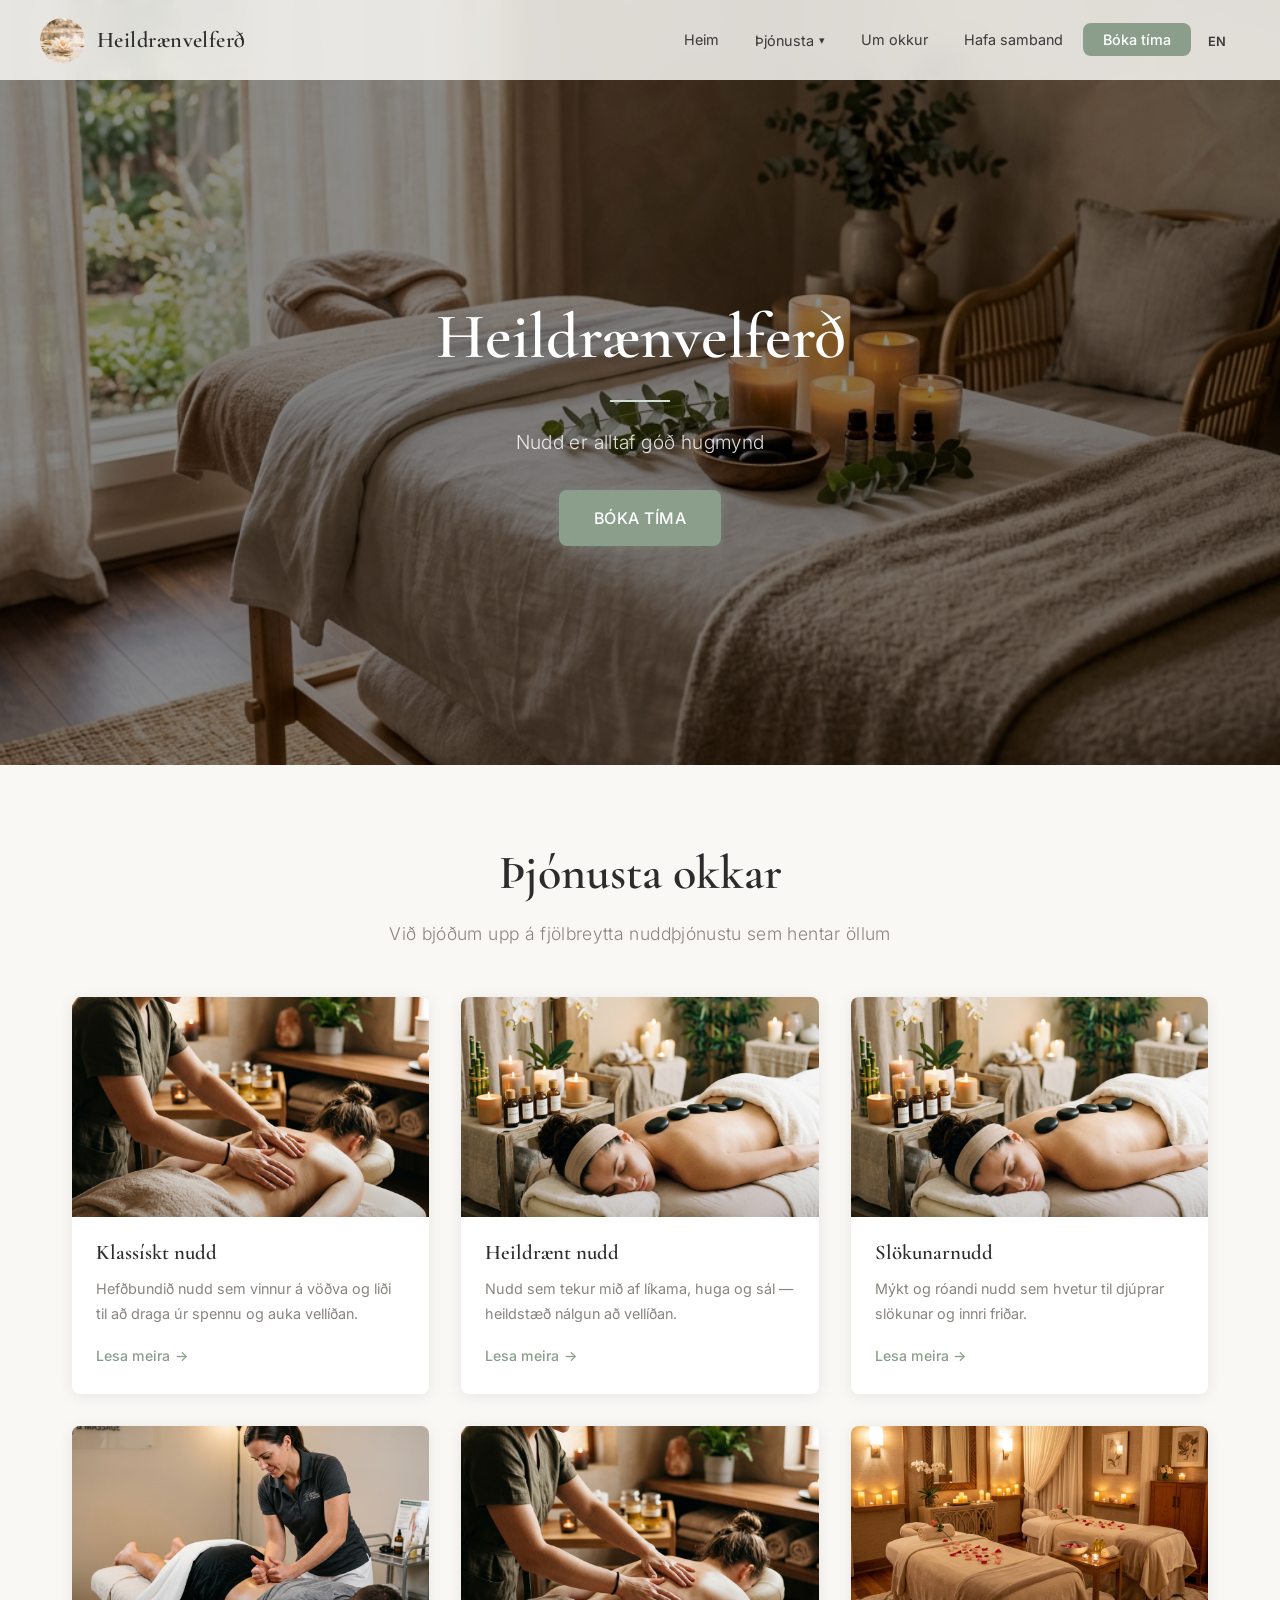
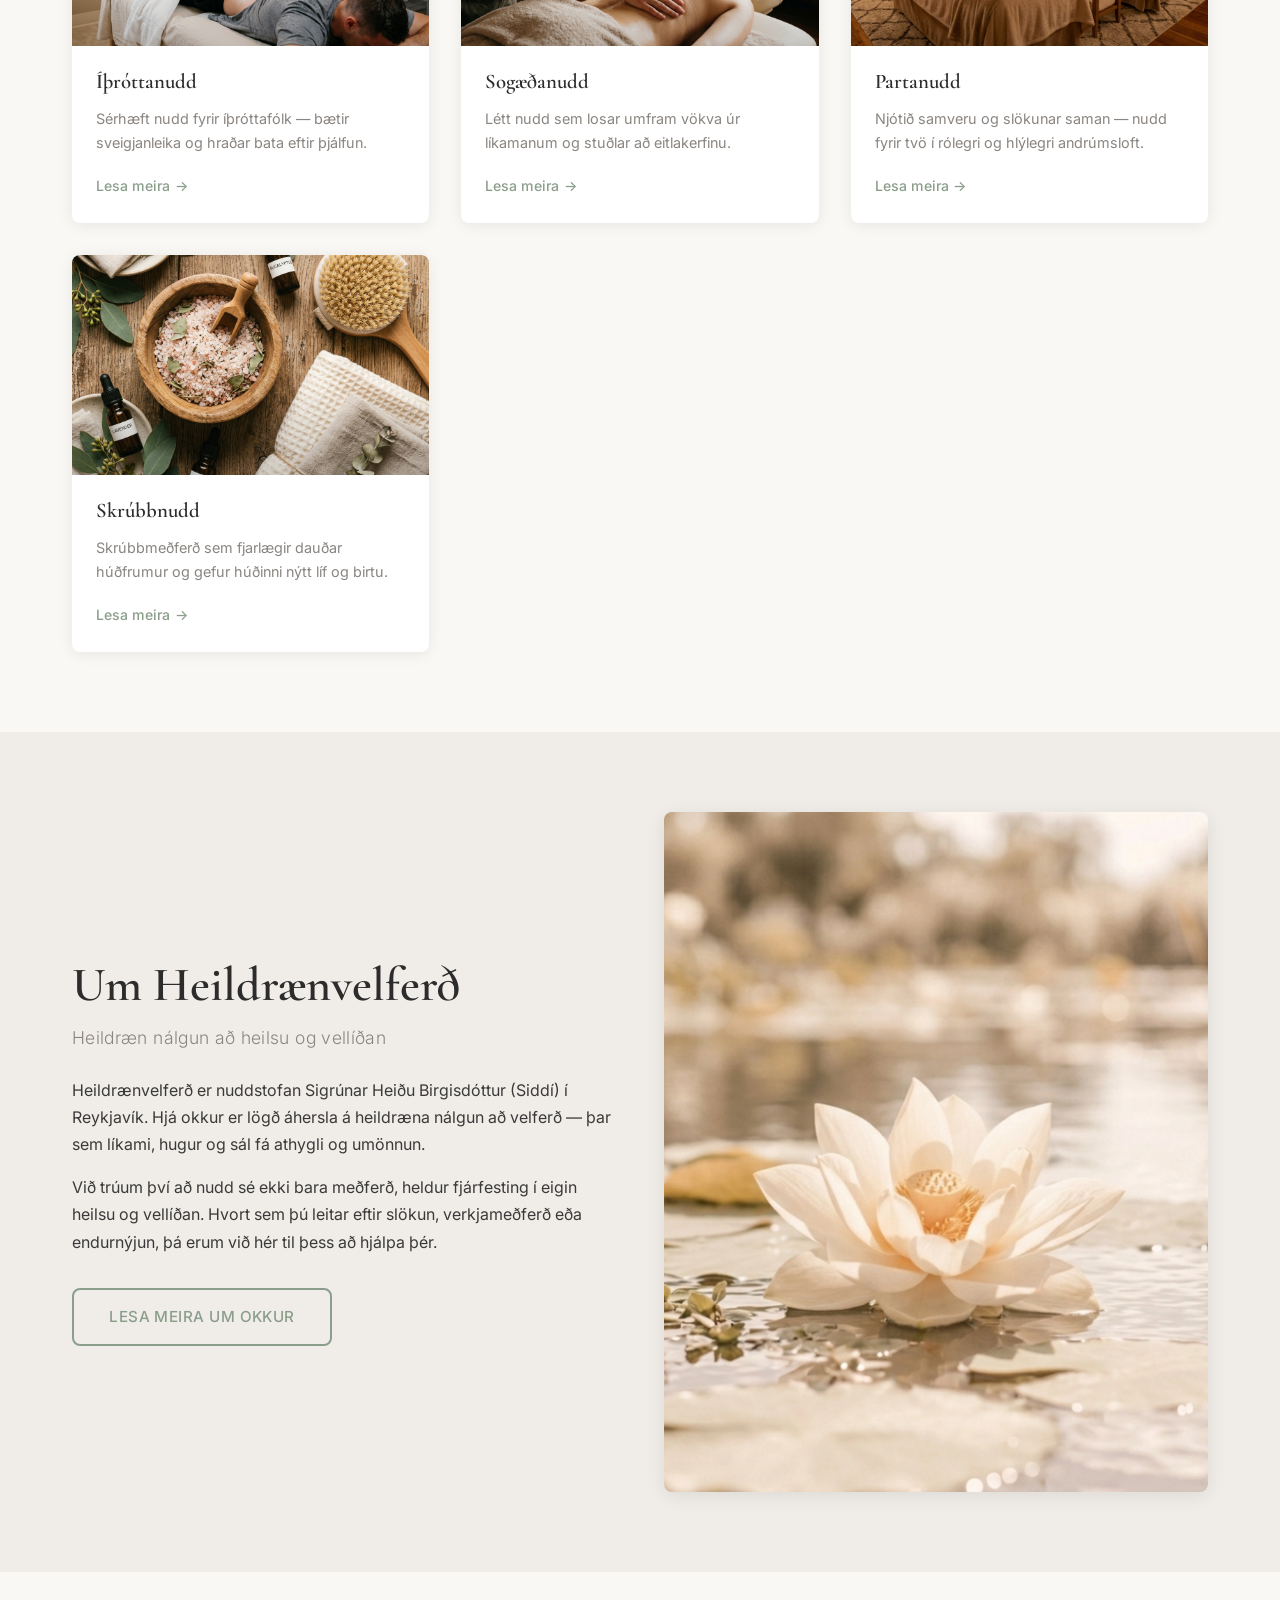
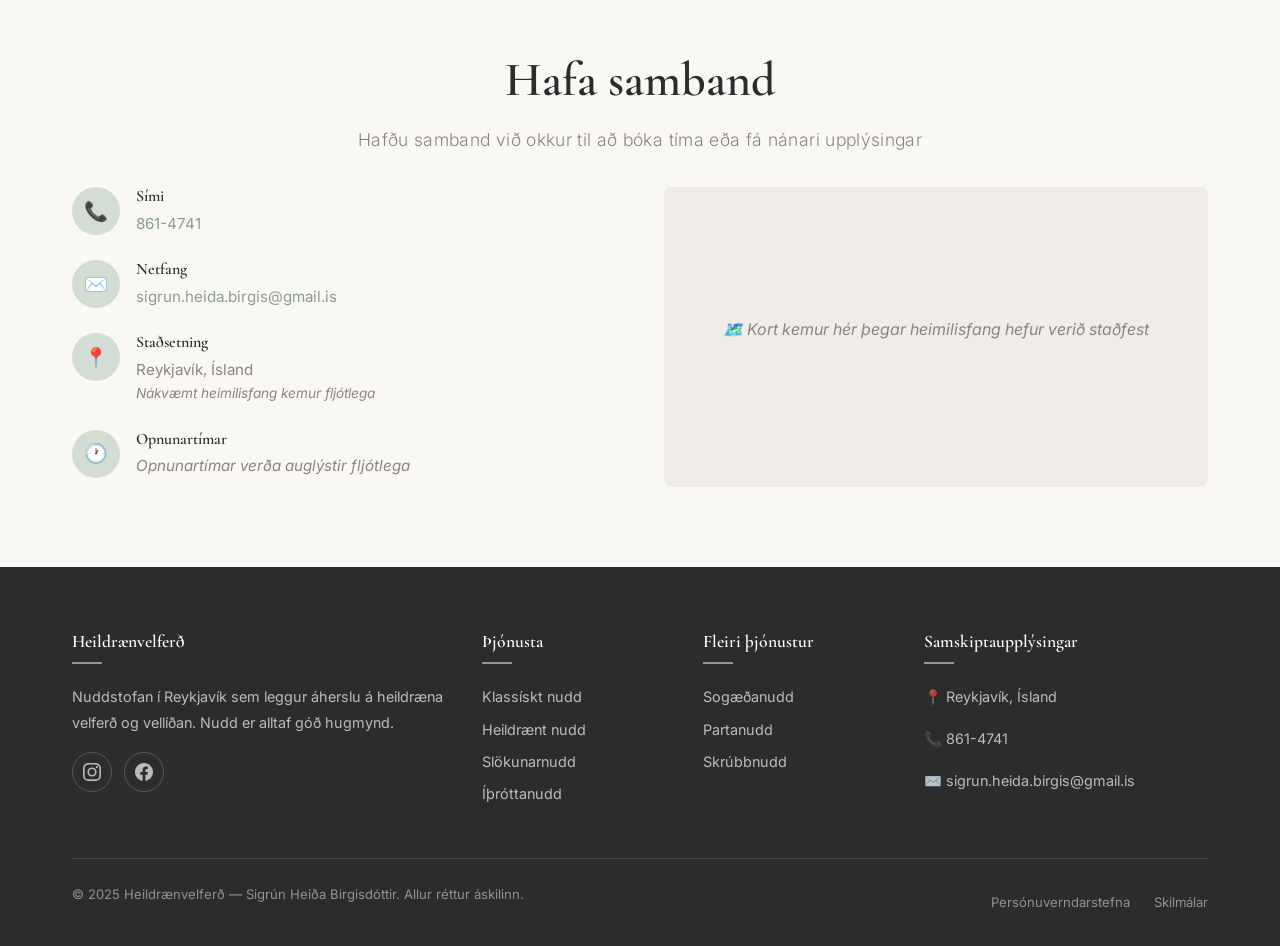
<file: index.html>
<!DOCTYPE html>
<html lang="is">
<head>
  <meta charset="UTF-8">
  <meta name="viewport" content="width=device-width, initial-scale=1.0">
  <title>Heildrænvelferð — Nuddstofan í Reykjavík</title>
  <meta name="description" content="Heildrænvelferð býður upp á fjölbreytt nudd og heilsuþjónustu í Reykjavík. Klassískt nudd, heildrænt nudd, slökunarnudd, íþróttanudd og fleira.">
  <meta name="keywords" content="nudd, Reykjavík, heilsuþjónusta, massage, klassískt nudd, slökunarnudd, íþróttanudd, heildrænvelferð">
  <meta name="author" content="Sigrún Heiða Birgisdóttir">
  <meta property="og:title" content="Heildrænvelferð — Nuddstofan í Reykjavík">
  <meta property="og:description" content="Heildrænvelferð býður upp á fjölbreytt nudd og heilsuþjónustu í Reykjavík.">
  <meta property="og:type" content="website">
  <meta property="og:url" content="https://yellowboy342.github.io/Heildraenvelferd/">
  <meta property="og:image" content="https://yellowboy342.github.io/Heildraenvelferd/1000034608.webp">
  <link rel="canonical" href="https://yellowboy342.github.io/Heildraenvelferd/">
  <link rel="icon" type="image/webp" href="1000034608.webp">
  <link rel="stylesheet" href="css/style.css">
</head>
<body>
  <!-- Skip to content — Accessibility -->
  <a href="#main-content" class="skip-link">Fara í efni</a>

  <!-- Navigation Overlay (Mobile) -->
  <div class="nav-overlay" aria-hidden="true"></div>

  <!-- ============ HEADER ============ -->
  <header class="site-header" role="banner">
    <div class="header-inner">
      <a href="index.html" class="logo" aria-label="Heildrænvelferð forsíða">
        <img src="1000034608.webp" alt="Heildrænvelferð lotus merki" width="45" height="45" style="border-radius:50%;">
        <span class="logo-text">Heildrænvelferð</span>
      </a>

      <nav aria-label="Aðalvalmynd">
        <ul class="nav-links">
          <li><a href="index.html" aria-current="page">Heim</a></li>
          <li class="has-dropdown">
            <button class="dropdown-toggle" aria-expanded="false" aria-haspopup="true">Þjónusta</button>
            <ul class="dropdown-menu" role="menu">
              <li role="menuitem"><a href="thjonusta.html#klassiskt-nudd">Klassískt nudd</a></li>
              <li role="menuitem"><a href="thjonusta.html#heilraent-nudd">Heildrænt nudd</a></li>
              <li role="menuitem"><a href="thjonusta.html#slokunarnudd">Slökunarnudd</a></li>
              <li role="menuitem"><a href="thjonusta.html#ithrottanudd">Íþróttanudd</a></li>
              <li role="menuitem"><a href="thjonusta.html#sogaedanudd">Sogæðanudd</a></li>
              <li role="menuitem"><a href="thjonusta.html#partanudd">Partanudd</a></li>
              <li role="menuitem"><a href="thjonusta.html#skrubbnudd">Skrúbbnudd</a></li>
            </ul>
          </li>
          <li><a href="um-okkur.html">Um okkur</a></li>
          <li><a href="#hafa-samband">Hafa samband</a></li>
          <li class="nav-cta"><a href="#hafa-samband">Bóka tíma</a></li>
          <li class="lang-switch"><a href="en/index.html" aria-label="Switch to English">EN</a></li>
        </ul>
      </nav>

      <button class="hamburger" aria-label="Opna valmynd" aria-expanded="false">
        <span></span><span></span><span></span>
      </button>
    </div>
  </header>

  <!-- ============ MAIN CONTENT ============ -->
  <main id="main-content">

    <!-- HERO -->
    <section class="hero" id="hero">
      <div class="hero-bg" style="background-image: url('images/hero.png');" role="img" aria-label="Rólegt nuddumhverfi"></div>
      <div class="hero-content fade-in">
        <h1>Heildrænvelferð</h1>
        <div class="hero-divider"></div>
        <p class="section-subtitle">Nudd er alltaf góð hugmynd</p>
        <a href="#hafa-samband" class="btn btn--primary">Bóka tíma</a>
      </div>
    </section>

    <!-- SERVICES PREVIEW -->
    <section class="section" id="thjonusta">
      <div class="container">
        <div class="text-center fade-in">
          <h2>Þjónusta okkar</h2>
          <p class="section-subtitle">Við bjóðum upp á fjölbreytta nuddþjónustu sem hentar öllum</p>
        </div>

        <div class="services-grid">
          <!-- Card 1: Klassískt nudd -->
          <div class="service-card fade-in">
            <div class="service-card-img" style="background-image: url('images/massage-classical.png');" role="img" aria-label="Klassískt nudd"></div>
            <div class="service-card-body">
              <h4>Klassískt nudd</h4>
              <p>Hefðbundið nudd sem vinnur á vöðva og liði til að draga úr spennu og auka vellíðan.</p>
              <a href="thjonusta.html#klassiskt-nudd" class="card-link">Lesa meira</a>
            </div>
          </div>

          <!-- Card 2: Heildrænt nudd -->
          <div class="service-card fade-in">
            <div class="service-card-img" style="background-image: url('images/massage-relaxation.png');" role="img" aria-label="Heildrænt nudd"></div>
            <div class="service-card-body">
              <h4>Heildrænt nudd</h4>
              <p>Nudd sem tekur mið af líkama, huga og sál — heildstæð nálgun að vellíðan.</p>
              <a href="thjonusta.html#heilraent-nudd" class="card-link">Lesa meira</a>
            </div>
          </div>

          <!-- Card 3: Slökunarnudd -->
          <div class="service-card fade-in">
            <div class="service-card-img" style="background-image: url('images/massage-relaxation.png');" role="img" aria-label="Slökunarnudd"></div>
            <div class="service-card-body">
              <h4>Slökunarnudd</h4>
              <p>Mýkt og róandi nudd sem hvetur til djúprar slökunar og innri friðar.</p>
              <a href="thjonusta.html#slokunarnudd" class="card-link">Lesa meira</a>
            </div>
          </div>

          <!-- Card 4: Íþróttanudd -->
          <div class="service-card fade-in">
            <div class="service-card-img" style="background-image: url('images/massage-sports.png');" role="img" aria-label="Íþróttanudd"></div>
            <div class="service-card-body">
              <h4>Íþróttanudd</h4>
              <p>Sérhæft nudd fyrir íþróttafólk — bætir sveigjanleika og hraðar bata eftir þjálfun.</p>
              <a href="thjonusta.html#ithrottanudd" class="card-link">Lesa meira</a>
            </div>
          </div>

          <!-- Card 5: Sogæðanudd -->
          <div class="service-card fade-in">
            <div class="service-card-img" style="background-image: url('images/massage-classical.png');" role="img" aria-label="Sogæðanudd"></div>
            <div class="service-card-body">
              <h4>Sogæðanudd</h4>
              <p>Létt nudd sem losar umfram vökva úr líkamanum og stuðlar að eitlakerfinu.</p>
              <a href="thjonusta.html#sogaedanudd" class="card-link">Lesa meira</a>
            </div>
          </div>

          <!-- Card 6: Partanudd -->
          <div class="service-card fade-in">
            <div class="service-card-img" style="background-image: url('images/massage-couples.png');" role="img" aria-label="Partanudd"></div>
            <div class="service-card-body">
              <h4>Partanudd</h4>
              <p>Njótið samveru og slökunar saman — nudd fyrir tvö í rólegri og hlýlegri andrúmsloft.</p>
              <a href="thjonusta.html#partanudd" class="card-link">Lesa meira</a>
            </div>
          </div>

          <!-- Card 7: Skrúbbnudd -->
          <div class="service-card fade-in">
            <div class="service-card-img" style="background-image: url('images/massage-scrub.png');" role="img" aria-label="Skrúbbnudd"></div>
            <div class="service-card-body">
              <h4>Skrúbbnudd</h4>
              <p>Skrúbbmeðferð sem fjarlægir dauðar húðfrumur og gefur húðinni nýtt líf og birtu.</p>
              <a href="thjonusta.html#skrubbnudd" class="card-link">Lesa meira</a>
            </div>
          </div>
        </div>
      </div>
    </section>

    <!-- ABOUT PREVIEW -->
    <section class="section section--alt" id="um-okkur">
      <div class="container">
        <div class="about-grid">
          <div class="about-text fade-in">
            <h2>Um Heildrænvelferð</h2>
            <p class="section-subtitle">Heildræn nálgun að heilsu og vellíðan</p>
            <p>Heildrænvelferð er nuddstofan Sigrúnar Heiðu Birgisdóttur (Siddí) í Reykjavík. Hjá okkur er lögð áhersla á heildræna nálgun að velferð — þar sem líkami, hugur og sál fá athygli og umönnun.</p>
            <p>Við trúum því að nudd sé ekki bara meðferð, heldur fjárfesting í eigin heilsu og vellíðan. Hvort sem þú leitar eftir slökun, verkjameðferð eða endurnýjun, þá erum við hér til þess að hjálpa þér.</p>
            <a href="um-okkur.html" class="btn btn--outline" style="margin-top: 1rem;">Lesa meira um okkur</a>
          </div>
          <div class="about-img fade-in">
            <img src="1000034608.webp" alt="Heildrænvelferð — lotus blóm á vatni" loading="lazy">
          </div>
        </div>
      </div>
    </section>

    <!-- CONTACT -->
    <section class="section" id="hafa-samband">
      <div class="container">
        <div class="text-center fade-in">
          <h2>Hafa samband</h2>
          <p class="section-subtitle">Hafðu samband við okkur til að bóka tíma eða fá nánari upplýsingar</p>
        </div>

        <div class="contact-grid">
          <div class="contact-info-block fade-in">
            <div class="contact-item">
              <div class="contact-icon" aria-hidden="true">📞</div>
              <div>
                <h4>Sími</h4>
                <p><a href="tel:+3548614741">861-4741</a></p>
              </div>
            </div>

            <div class="contact-item">
              <div class="contact-icon" aria-hidden="true">✉️</div>
              <div>
                <h4>Netfang</h4>
                <p><a href="mailto:sigrun.heida.birgis@gmail.is">sigrun.heida.birgis@gmail.is</a></p>
              </div>
            </div>

            <div class="contact-item">
              <div class="contact-icon" aria-hidden="true">📍</div>
              <div>
                <h4>Staðsetning</h4>
                <p>Reykjavík, Ísland</p>
                <p style="font-size:0.85rem; color:var(--text-light); font-style:italic;">Nákvæmt heimilisfang kemur fljótlega</p>
              </div>
            </div>

            <div class="contact-item">
              <div class="contact-icon" aria-hidden="true">🕐</div>
              <div>
                <h4>Opnunartímar</h4>
                <p style="font-style:italic; color:var(--text-light);">Opnunartímar verða auglýstir fljótlega</p>
              </div>
            </div>
          </div>

          <div class="map-placeholder fade-in" aria-label="Kort kemur hér síðar">
            <p>🗺️ Kort kemur hér þegar heimilisfang hefur verið staðfest</p>
          </div>
        </div>
      </div>
    </section>

  </main>

  <!-- ============ FOOTER ============ -->
  <footer class="site-footer" role="contentinfo">
    <div class="container">
      <div class="footer-grid">
        <!-- Col 1: About -->
        <div class="footer-col">
          <h4>Heildrænvelferð</h4>
          <p>Nuddstofan í Reykjavík sem leggur áherslu á heildræna velferð og vellíðan. Nudd er alltaf góð hugmynd.</p>
          <div class="footer-social">
            <a href="https://www.instagram.com/heilsusetur_siddiar" target="_blank" rel="noopener noreferrer" aria-label="Instagram">
              <svg width="18" height="18" viewBox="0 0 24 24" fill="currentColor"><path d="M12 2.163c3.204 0 3.584.012 4.85.07 3.252.148 4.771 1.691 4.919 4.919.058 1.265.069 1.645.069 4.849 0 3.205-.012 3.584-.069 4.849-.149 3.225-1.664 4.771-4.919 4.919-1.266.058-1.644.07-4.85.07-3.204 0-3.584-.012-4.849-.07-3.26-.149-4.771-1.699-4.919-4.92-.058-1.265-.07-1.644-.07-4.849 0-3.204.013-3.583.07-4.849.149-3.227 1.664-4.771 4.919-4.919 1.266-.057 1.645-.069 4.849-.069zM12 0C8.741 0 8.333.014 7.053.072 2.695.272.273 2.69.073 7.052.014 8.333 0 8.741 0 12c0 3.259.014 3.668.072 4.948.2 4.358 2.618 6.78 6.98 6.98C8.333 23.986 8.741 24 12 24c3.259 0 3.668-.014 4.948-.072 4.354-.2 6.782-2.618 6.979-6.98.059-1.28.073-1.689.073-4.948 0-3.259-.014-3.667-.072-4.947-.196-4.354-2.617-6.78-6.979-6.98C15.668.014 15.259 0 12 0zm0 5.838a6.162 6.162 0 100 12.324 6.162 6.162 0 000-12.324zM12 16a4 4 0 110-8 4 4 0 010 8zm6.406-11.845a1.44 1.44 0 100 2.881 1.44 1.44 0 000-2.881z"/></svg>
            </a>
            <a href="https://www.facebook.com/profile.php?id=100082709563496" target="_blank" rel="noopener noreferrer" aria-label="Facebook">
              <svg width="18" height="18" viewBox="0 0 24 24" fill="currentColor"><path d="M24 12.073c0-6.627-5.373-12-12-12s-12 5.373-12 12c0 5.99 4.388 10.954 10.125 11.854v-8.385H7.078v-3.47h3.047V9.43c0-3.007 1.792-4.669 4.533-4.669 1.312 0 2.686.235 2.686.235v2.953H15.83c-1.491 0-1.956.925-1.956 1.874v2.25h3.328l-.532 3.47h-2.796v8.385C19.612 23.027 24 18.062 24 12.073z"/></svg>
            </a>
          </div>
        </div>

        <!-- Col 2: Services -->
        <div class="footer-col">
          <h4>Þjónusta</h4>
          <div class="footer-links">
            <a href="thjonusta.html#klassiskt-nudd">Klassískt nudd</a>
            <a href="thjonusta.html#heilraent-nudd">Heildrænt nudd</a>
            <a href="thjonusta.html#slokunarnudd">Slökunarnudd</a>
            <a href="thjonusta.html#ithrottanudd">Íþróttanudd</a>
          </div>
        </div>

        <!-- Col 3: More Services -->
        <div class="footer-col">
          <h4>Fleiri þjónustur</h4>
          <div class="footer-links">
            <a href="thjonusta.html#sogaedanudd">Sogæðanudd</a>
            <a href="thjonusta.html#partanudd">Partanudd</a>
            <a href="thjonusta.html#skrubbnudd">Skrúbbnudd</a>
          </div>
        </div>

        <!-- Col 4: Contact -->
        <div class="footer-col">
          <h4>Samskiptaupplýsingar</h4>
          <p>📍 Reykjavík, Ísland</p>
          <p>📞 <a href="tel:+3548614741">861-4741</a></p>
          <p>✉️ <a href="mailto:sigrun.heida.birgis@gmail.is">sigrun.heida.birgis@gmail.is</a></p>
        </div>
      </div>

      <div class="footer-bottom">
        <p>&copy; 2025 Heildrænvelferð — Sigrún Heiða Birgisdóttir. Allur réttur áskilinn.</p>
        <div class="footer-legal">
          <a href="personuverndarstefna.html">Persónuverndarstefna</a>
          <a href="skilmalar.html">Skilmálar</a>
        </div>
      </div>
    </div>
  </footer>

  <script src="js/main.js"></script>
</body>
</html>
</file>
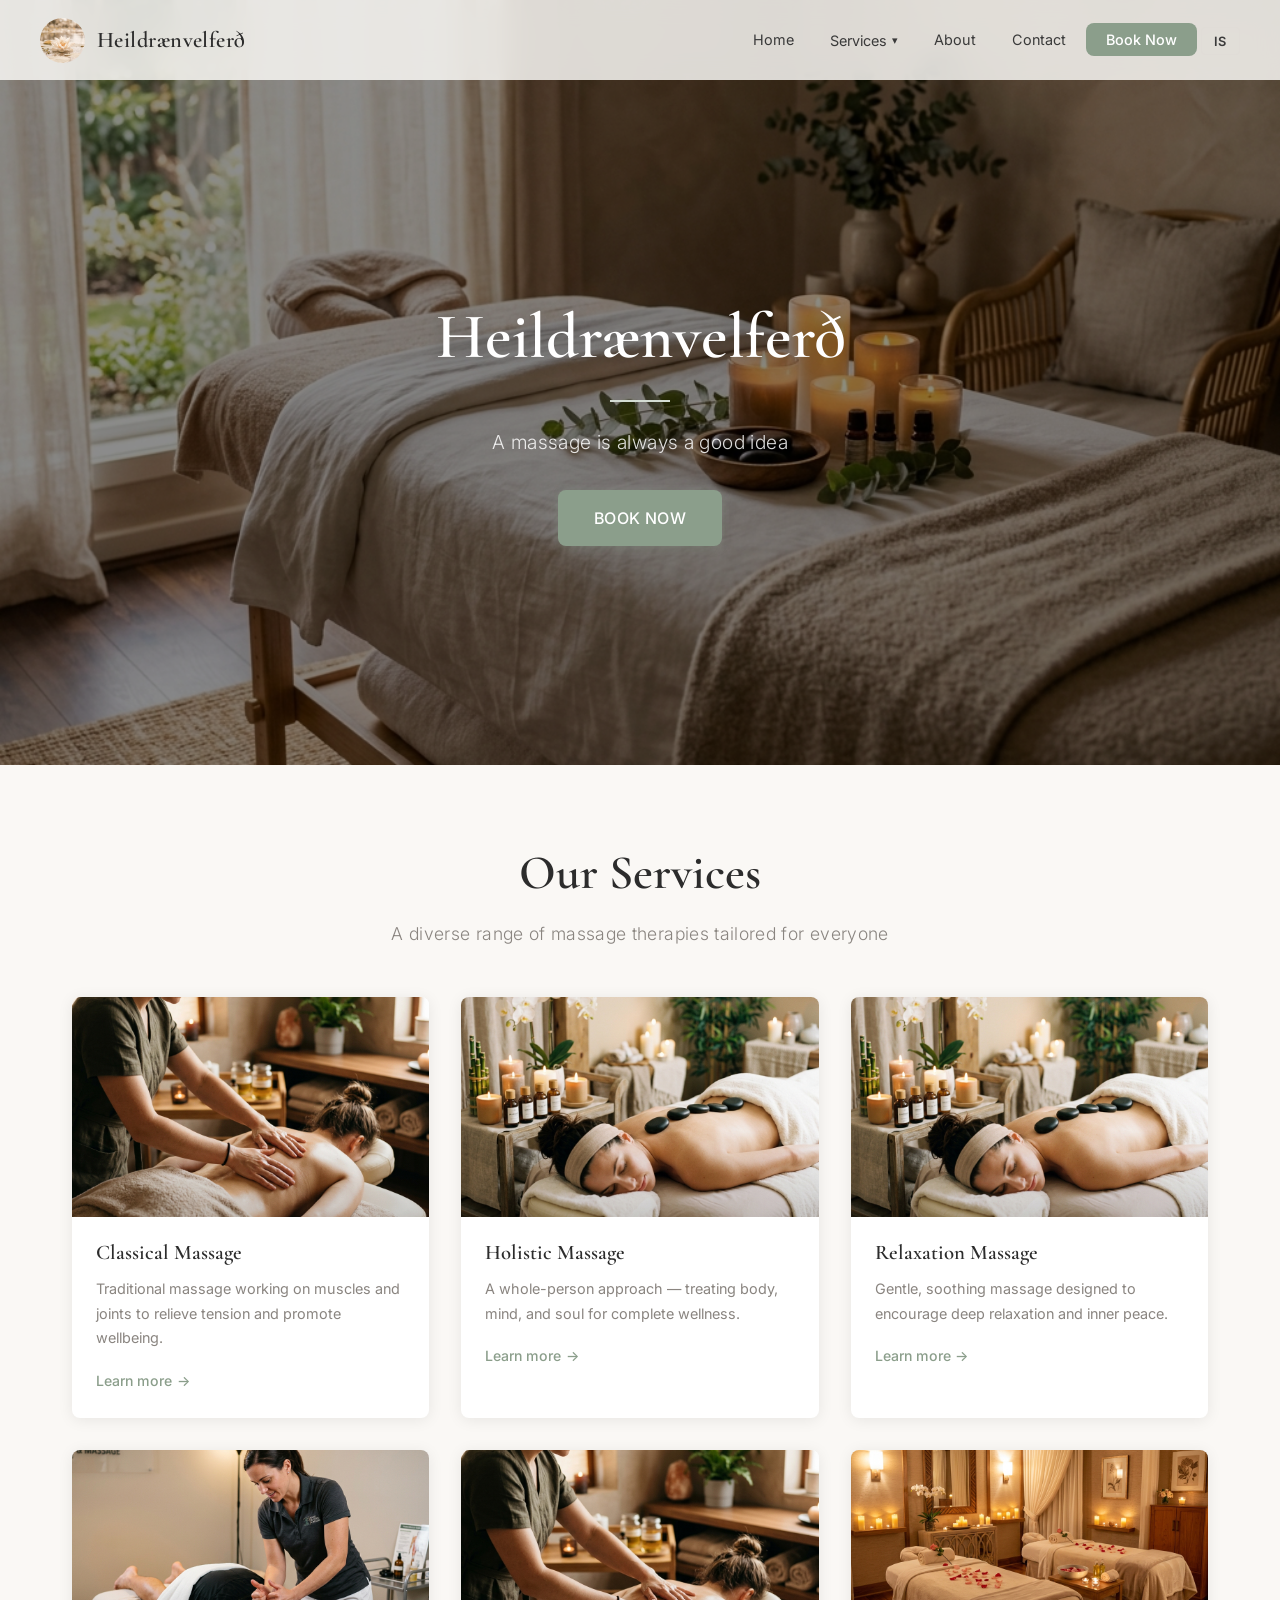
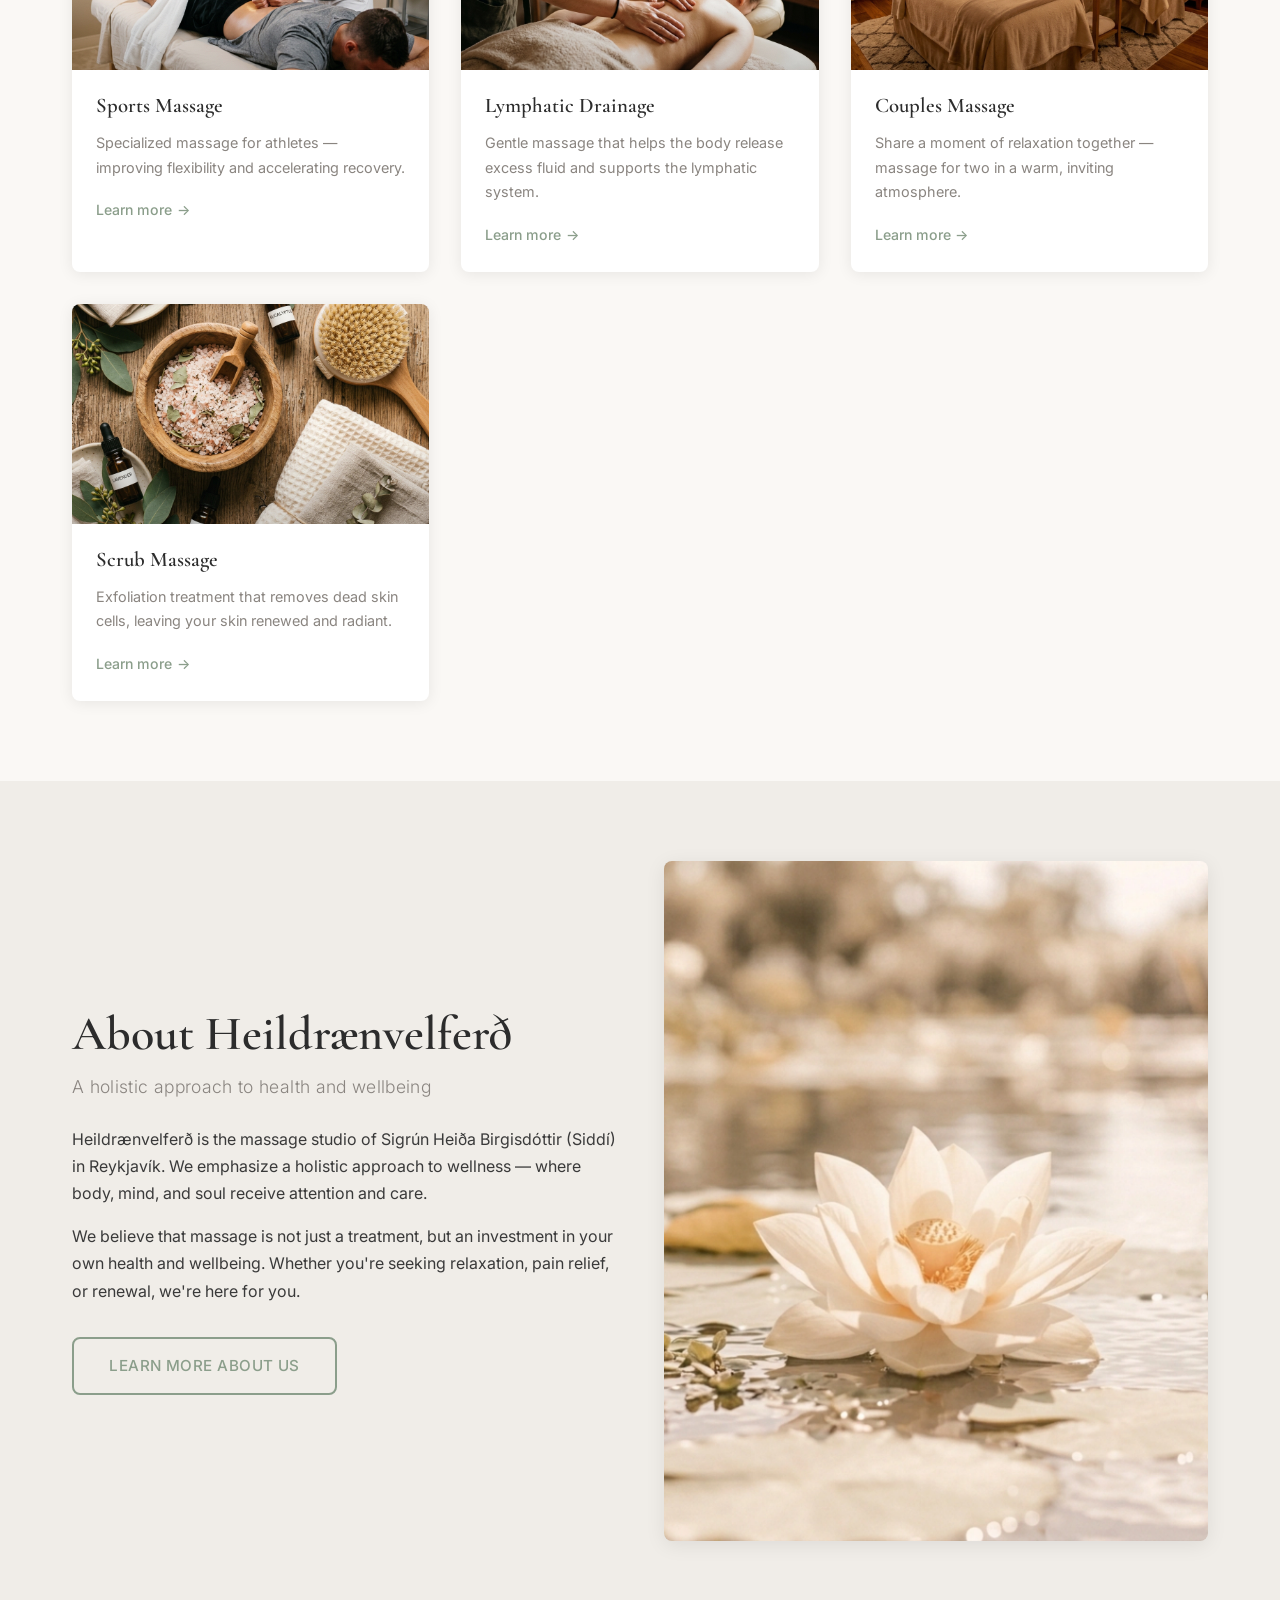
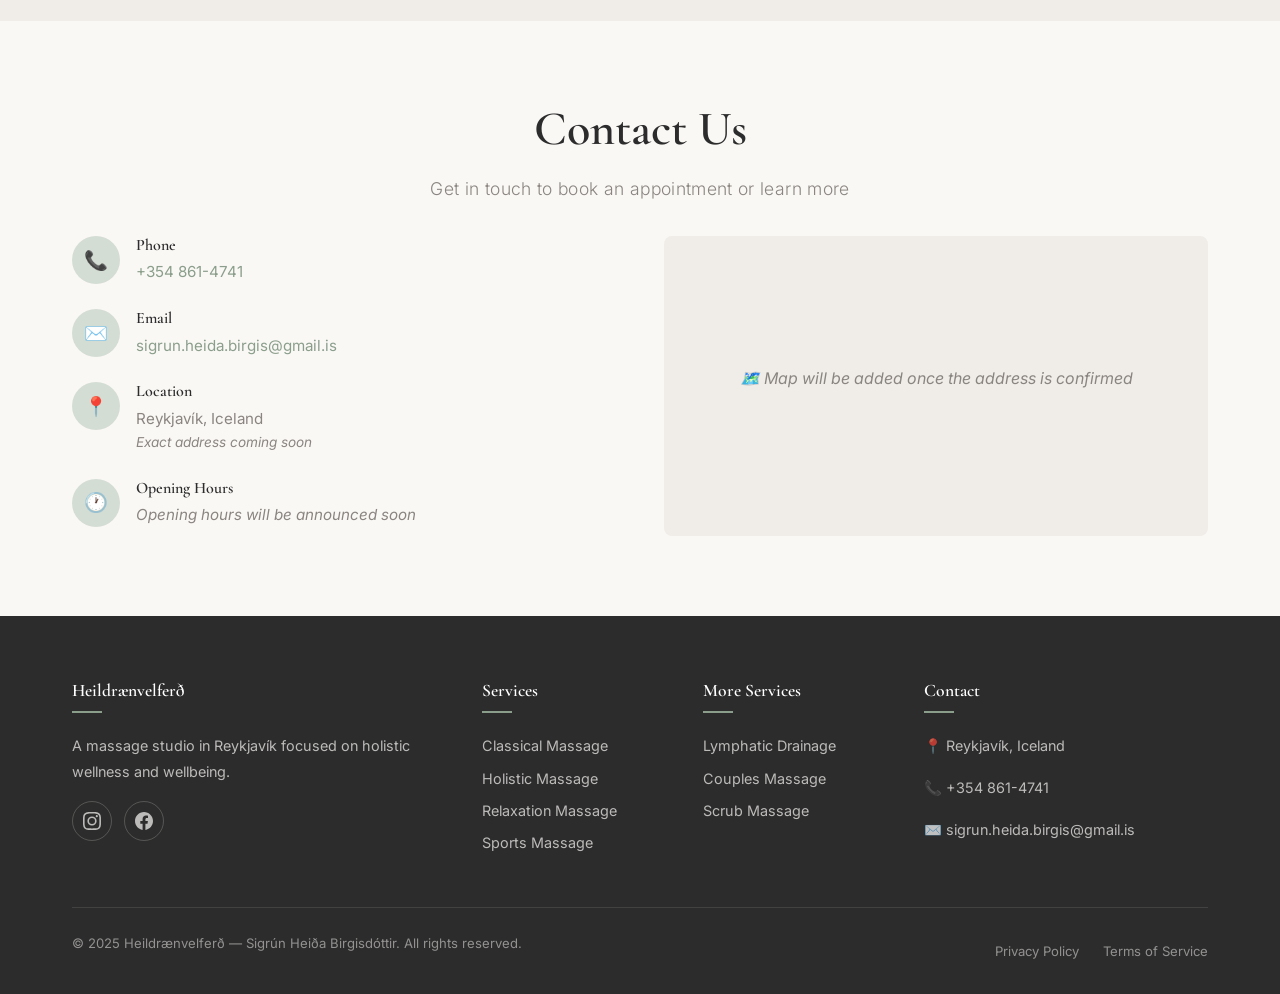
<file: en/index.html>
<!DOCTYPE html>
<html lang="en">
<head>
  <meta charset="UTF-8">
  <meta name="viewport" content="width=device-width, initial-scale=1.0">
  <title>Heildrænvelferð — Massage Therapy in Reykjavík</title>
  <meta name="description" content="Heildrænvelferð offers holistic massage therapy in Reykjavík, Iceland. Classical massage, holistic massage, relaxation, sports massage, and more.">
  <link rel="canonical" href="https://yellowboy342.github.io/Heildraenvelferd/en/">
  <link rel="icon" type="image/webp" href="../1000034608.webp">
  <link rel="stylesheet" href="../css/style.css">
</head>
<body>
  <a href="#main-content" class="skip-link">Skip to content</a>
  <div class="nav-overlay" aria-hidden="true"></div>

  <header class="site-header" role="banner">
    <div class="header-inner">
      <a href="index.html" class="logo" aria-label="Heildrænvelferð homepage">
        <img src="../1000034608.webp" alt="Heildrænvelferð lotus logo" width="45" height="45" style="border-radius:50%;">
        <span class="logo-text">Heildrænvelferð</span>
      </a>
      <nav aria-label="Main navigation">
        <ul class="nav-links">
          <li><a href="index.html" aria-current="page">Home</a></li>
          <li class="has-dropdown">
            <button class="dropdown-toggle" aria-expanded="false" aria-haspopup="true">Services</button>
            <ul class="dropdown-menu" role="menu">
              <li role="menuitem"><a href="services.html#classical-massage">Classical Massage</a></li>
              <li role="menuitem"><a href="services.html#holistic-massage">Holistic Massage</a></li>
              <li role="menuitem"><a href="services.html#relaxation-massage">Relaxation Massage</a></li>
              <li role="menuitem"><a href="services.html#sports-massage">Sports Massage</a></li>
              <li role="menuitem"><a href="services.html#lymphatic-drainage">Lymphatic Drainage</a></li>
              <li role="menuitem"><a href="services.html#couples-massage">Couples Massage</a></li>
              <li role="menuitem"><a href="services.html#scrub-massage">Scrub Massage</a></li>
            </ul>
          </li>
          <li><a href="about.html">About</a></li>
          <li><a href="#contact">Contact</a></li>
          <li class="nav-cta"><a href="#contact">Book Now</a></li>
          <li class="lang-switch"><a href="../index.html" aria-label="Skipta yfir á íslensku">IS</a></li>
        </ul>
      </nav>
      <button class="hamburger" aria-label="Open menu" aria-expanded="false">
        <span></span><span></span><span></span>
      </button>
    </div>
  </header>

  <main id="main-content">
    <!-- HERO -->
    <section class="hero" id="hero">
      <div class="hero-bg" style="background-image: url('../images/hero.png');" role="img" aria-label="Serene massage environment"></div>
      <div class="hero-content fade-in">
        <h1>Heildrænvelferð</h1>
        <div class="hero-divider"></div>
        <p class="section-subtitle">A massage is always a good idea</p>
        <a href="#contact" class="btn btn--primary">Book Now</a>
      </div>
    </section>

    <!-- SERVICES PREVIEW -->
    <section class="section" id="services">
      <div class="container">
        <div class="text-center fade-in">
          <h2>Our Services</h2>
          <p class="section-subtitle">A diverse range of massage therapies tailored for everyone</p>
        </div>
        <div class="services-grid">
          <div class="service-card fade-in">
            <div class="service-card-img" style="background-image: url('../images/massage-classical.png');" role="img" aria-label="Classical massage"></div>
            <div class="service-card-body"><h4>Classical Massage</h4><p>Traditional massage working on muscles and joints to relieve tension and promote wellbeing.</p><a href="services.html#classical-massage" class="card-link">Learn more</a></div>
          </div>
          <div class="service-card fade-in">
            <div class="service-card-img" style="background-image: url('../images/massage-relaxation.png');" role="img" aria-label="Holistic massage"></div>
            <div class="service-card-body"><h4>Holistic Massage</h4><p>A whole-person approach — treating body, mind, and soul for complete wellness.</p><a href="services.html#holistic-massage" class="card-link">Learn more</a></div>
          </div>
          <div class="service-card fade-in">
            <div class="service-card-img" style="background-image: url('../images/massage-relaxation.png');" role="img" aria-label="Relaxation massage"></div>
            <div class="service-card-body"><h4>Relaxation Massage</h4><p>Gentle, soothing massage designed to encourage deep relaxation and inner peace.</p><a href="services.html#relaxation-massage" class="card-link">Learn more</a></div>
          </div>
          <div class="service-card fade-in">
            <div class="service-card-img" style="background-image: url('../images/massage-sports.png');" role="img" aria-label="Sports massage"></div>
            <div class="service-card-body"><h4>Sports Massage</h4><p>Specialized massage for athletes — improving flexibility and accelerating recovery.</p><a href="services.html#sports-massage" class="card-link">Learn more</a></div>
          </div>
          <div class="service-card fade-in">
            <div class="service-card-img" style="background-image: url('../images/massage-classical.png');" role="img" aria-label="Lymphatic drainage"></div>
            <div class="service-card-body"><h4>Lymphatic Drainage</h4><p>Gentle massage that helps the body release excess fluid and supports the lymphatic system.</p><a href="services.html#lymphatic-drainage" class="card-link">Learn more</a></div>
          </div>
          <div class="service-card fade-in">
            <div class="service-card-img" style="background-image: url('../images/massage-couples.png');" role="img" aria-label="Couples massage"></div>
            <div class="service-card-body"><h4>Couples Massage</h4><p>Share a moment of relaxation together — massage for two in a warm, inviting atmosphere.</p><a href="services.html#couples-massage" class="card-link">Learn more</a></div>
          </div>
          <div class="service-card fade-in">
            <div class="service-card-img" style="background-image: url('../images/massage-scrub.png');" role="img" aria-label="Scrub massage"></div>
            <div class="service-card-body"><h4>Scrub Massage</h4><p>Exfoliation treatment that removes dead skin cells, leaving your skin renewed and radiant.</p><a href="services.html#scrub-massage" class="card-link">Learn more</a></div>
          </div>
        </div>
      </div>
    </section>

    <!-- ABOUT PREVIEW -->
    <section class="section section--alt" id="about">
      <div class="container">
        <div class="about-grid">
          <div class="about-text fade-in">
            <h2>About Heildrænvelferð</h2>
            <p class="section-subtitle">A holistic approach to health and wellbeing</p>
            <p>Heildrænvelferð is the massage studio of Sigrún Heiða Birgisdóttir (Siddí) in Reykjavík. We emphasize a holistic approach to wellness — where body, mind, and soul receive attention and care.</p>
            <p>We believe that massage is not just a treatment, but an investment in your own health and wellbeing. Whether you're seeking relaxation, pain relief, or renewal, we're here for you.</p>
            <a href="about.html" class="btn btn--outline" style="margin-top: 1rem;">Learn more about us</a>
          </div>
          <div class="about-img fade-in">
            <img src="../1000034608.webp" alt="Heildrænvelferð — lotus flower on water" loading="lazy">
          </div>
        </div>
      </div>
    </section>

    <!-- CONTACT -->
    <section class="section" id="contact">
      <div class="container">
        <div class="text-center fade-in">
          <h2>Contact Us</h2>
          <p class="section-subtitle">Get in touch to book an appointment or learn more</p>
        </div>
        <div class="contact-grid">
          <div class="contact-info-block fade-in">
            <div class="contact-item"><div class="contact-icon" aria-hidden="true">📞</div><div><h4>Phone</h4><p><a href="tel:+3548614741">+354 861-4741</a></p></div></div>
            <div class="contact-item"><div class="contact-icon" aria-hidden="true">✉️</div><div><h4>Email</h4><p><a href="mailto:sigrun.heida.birgis@gmail.is">sigrun.heida.birgis@gmail.is</a></p></div></div>
            <div class="contact-item"><div class="contact-icon" aria-hidden="true">📍</div><div><h4>Location</h4><p>Reykjavík, Iceland</p><p style="font-size:0.85rem; color:var(--text-light); font-style:italic;">Exact address coming soon</p></div></div>
            <div class="contact-item"><div class="contact-icon" aria-hidden="true">🕐</div><div><h4>Opening Hours</h4><p style="font-style:italic; color:var(--text-light);">Opening hours will be announced soon</p></div></div>
          </div>
          <div class="map-placeholder fade-in" aria-label="Map coming soon">
            <p>🗺️ Map will be added once the address is confirmed</p>
          </div>
        </div>
      </div>
    </section>
  </main>

  <footer class="site-footer" role="contentinfo">
    <div class="container">
      <div class="footer-grid">
        <div class="footer-col">
          <h4>Heildrænvelferð</h4>
          <p>A massage studio in Reykjavík focused on holistic wellness and wellbeing.</p>
          <div class="footer-social">
            <a href="https://www.instagram.com/heilsusetur_siddiar" target="_blank" rel="noopener noreferrer" aria-label="Instagram"><svg width="18" height="18" viewBox="0 0 24 24" fill="currentColor"><path d="M12 2.163c3.204 0 3.584.012 4.85.07 3.252.148 4.771 1.691 4.919 4.919.058 1.265.069 1.645.069 4.849 0 3.205-.012 3.584-.069 4.849-.149 3.225-1.664 4.771-4.919 4.919-1.266.058-1.644.07-4.85.07-3.204 0-3.584-.012-4.849-.07-3.26-.149-4.771-1.699-4.919-4.92-.058-1.265-.07-1.644-.07-4.849 0-3.204.013-3.583.07-4.849.149-3.227 1.664-4.771 4.919-4.919 1.266-.057 1.645-.069 4.849-.069zM12 0C8.741 0 8.333.014 7.053.072 2.695.272.273 2.69.073 7.052.014 8.333 0 8.741 0 12c0 3.259.014 3.668.072 4.948.2 4.358 2.618 6.78 6.98 6.98C8.333 23.986 8.741 24 12 24c3.259 0 3.668-.014 4.948-.072 4.354-.2 6.782-2.618 6.979-6.98.059-1.28.073-1.689.073-4.948 0-3.259-.014-3.667-.072-4.947-.196-4.354-2.617-6.78-6.979-6.98C15.668.014 15.259 0 12 0zm0 5.838a6.162 6.162 0 100 12.324 6.162 6.162 0 000-12.324zM12 16a4 4 0 110-8 4 4 0 010 8zm6.406-11.845a1.44 1.44 0 100 2.881 1.44 1.44 0 000-2.881z"/></svg></a>
            <a href="https://www.facebook.com/profile.php?id=100082709563496" target="_blank" rel="noopener noreferrer" aria-label="Facebook"><svg width="18" height="18" viewBox="0 0 24 24" fill="currentColor"><path d="M24 12.073c0-6.627-5.373-12-12-12s-12 5.373-12 12c0 5.99 4.388 10.954 10.125 11.854v-8.385H7.078v-3.47h3.047V9.43c0-3.007 1.792-4.669 4.533-4.669 1.312 0 2.686.235 2.686.235v2.953H15.83c-1.491 0-1.956.925-1.956 1.874v2.25h3.328l-.532 3.47h-2.796v8.385C19.612 23.027 24 18.062 24 12.073z"/></svg></a>
          </div>
        </div>
        <div class="footer-col"><h4>Services</h4><div class="footer-links"><a href="services.html#classical-massage">Classical Massage</a><a href="services.html#holistic-massage">Holistic Massage</a><a href="services.html#relaxation-massage">Relaxation Massage</a><a href="services.html#sports-massage">Sports Massage</a></div></div>
        <div class="footer-col"><h4>More Services</h4><div class="footer-links"><a href="services.html#lymphatic-drainage">Lymphatic Drainage</a><a href="services.html#couples-massage">Couples Massage</a><a href="services.html#scrub-massage">Scrub Massage</a></div></div>
        <div class="footer-col"><h4>Contact</h4><p>📍 Reykjavík, Iceland</p><p>📞 <a href="tel:+3548614741">+354 861-4741</a></p><p>✉️ <a href="mailto:sigrun.heida.birgis@gmail.is">sigrun.heida.birgis@gmail.is</a></p></div>
      </div>
      <div class="footer-bottom">
        <p>&copy; 2025 Heildrænvelferð — Sigrún Heiða Birgisdóttir. All rights reserved.</p>
        <div class="footer-legal"><a href="privacy-policy.html">Privacy Policy</a><a href="terms.html">Terms of Service</a></div>
      </div>
    </div>
  </footer>
  <script src="../js/main.js"></script>
</body>
</html>
</file>
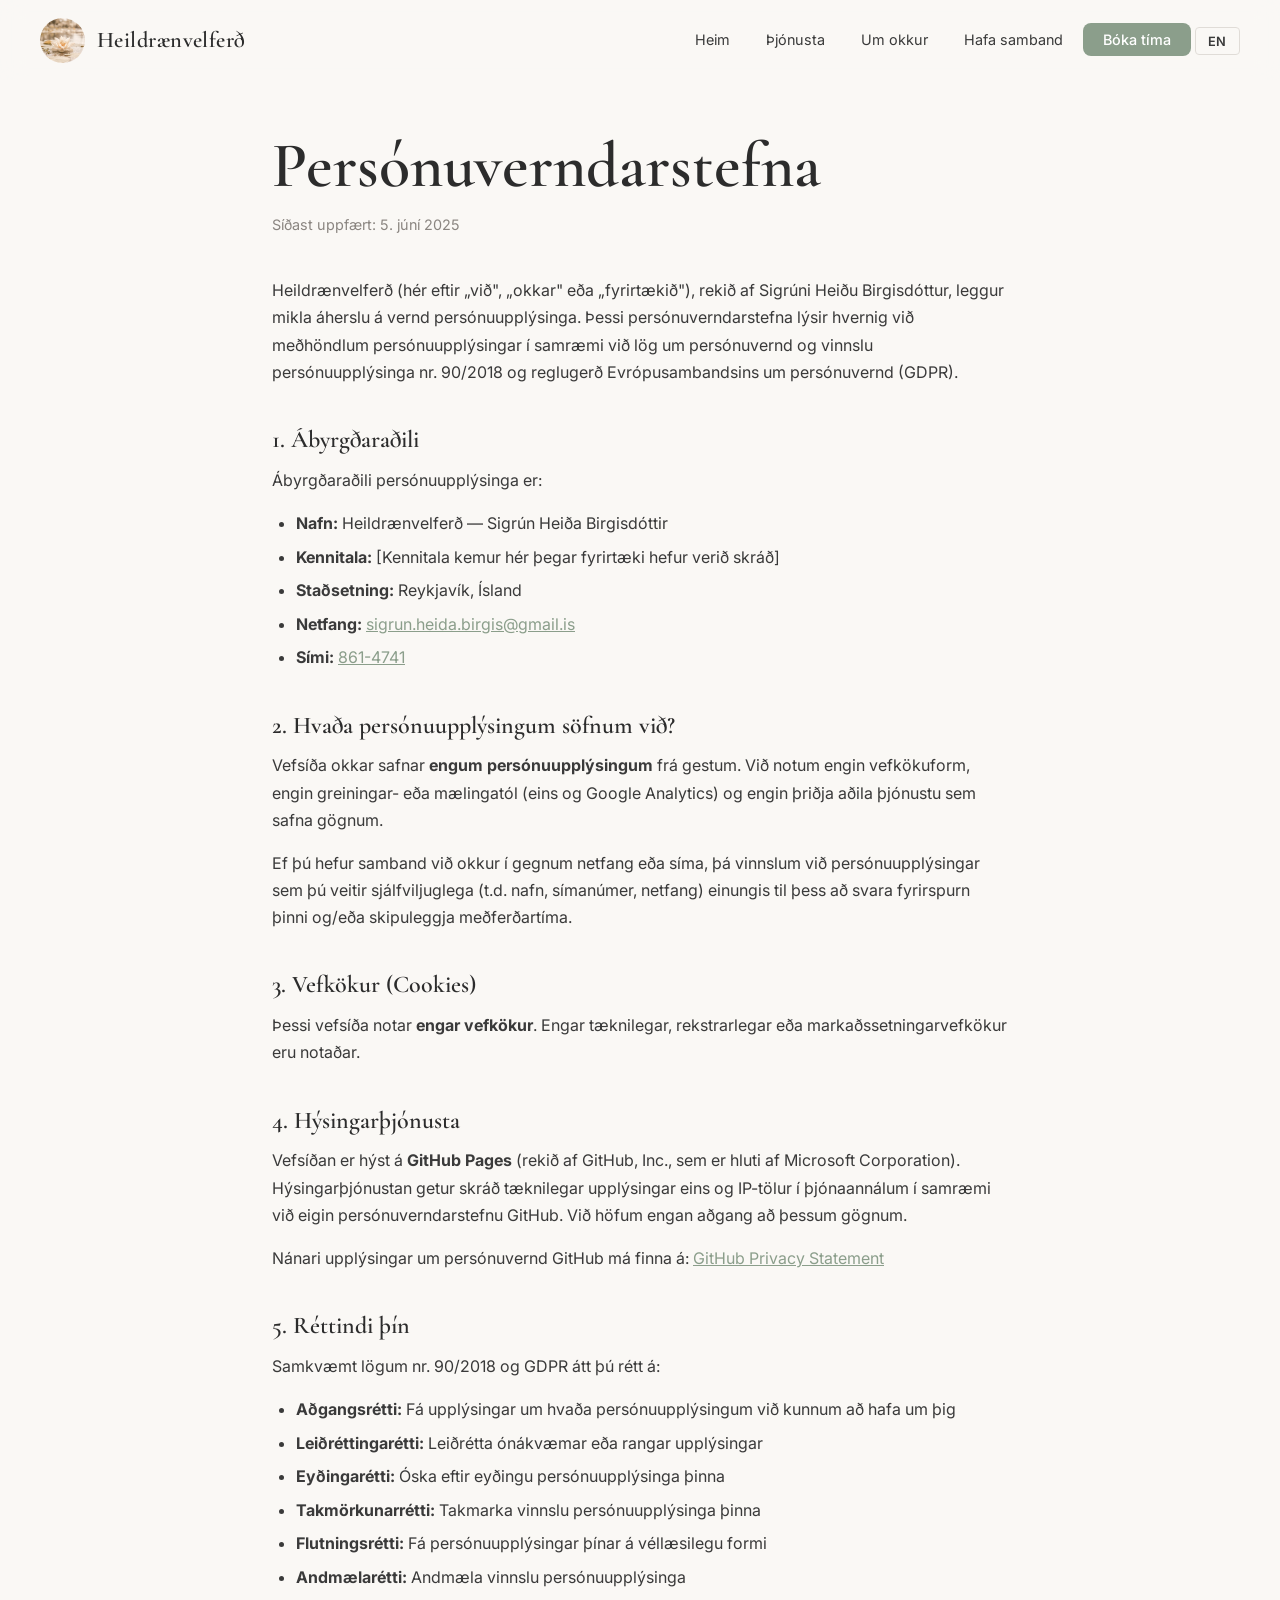
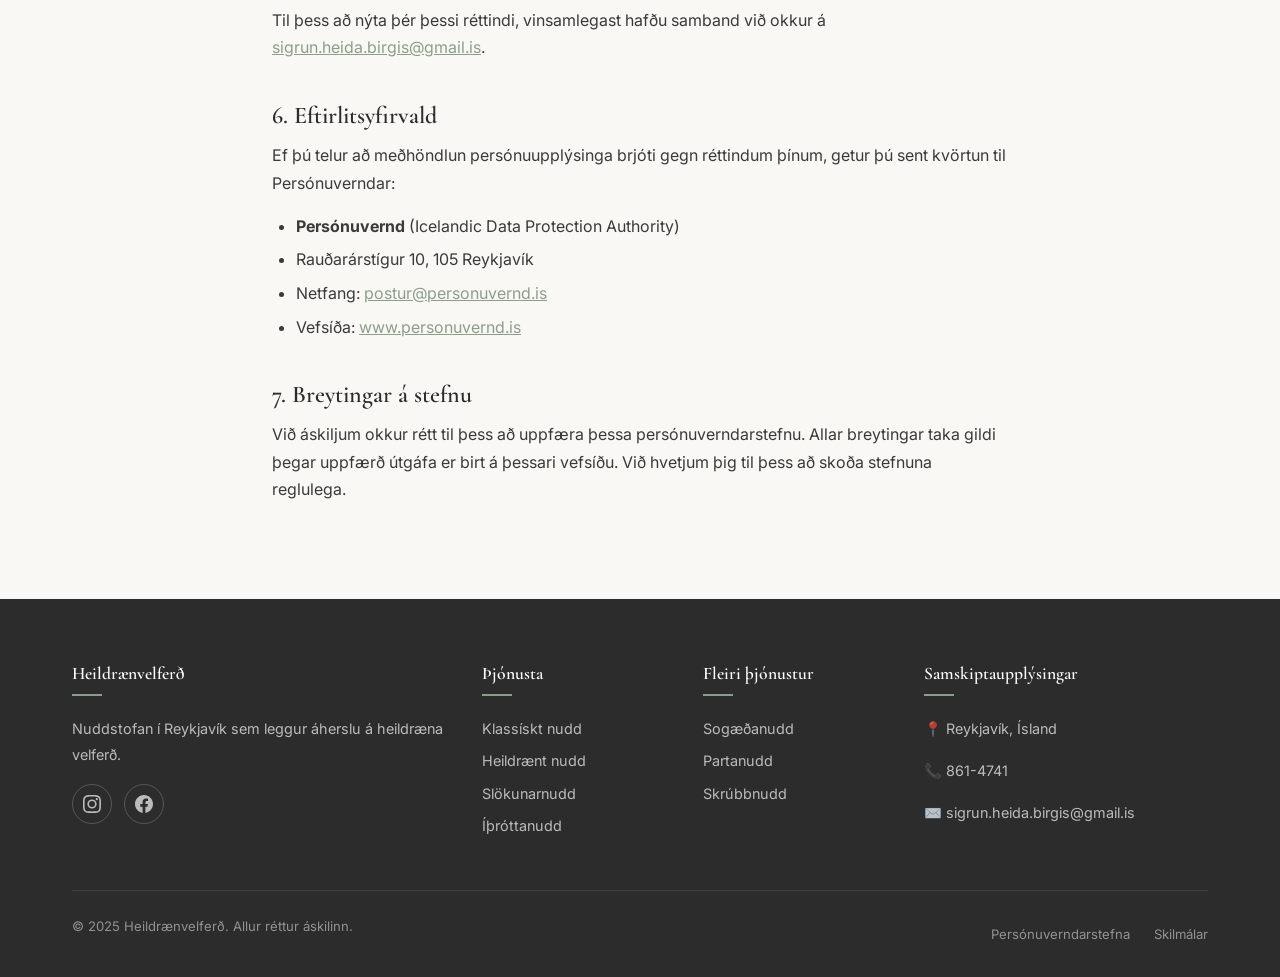
<file: personuverndarstefna.html>
<!DOCTYPE html>
<html lang="is">
<head>
  <meta charset="UTF-8">
  <meta name="viewport" content="width=device-width, initial-scale=1.0">
  <title>Persónuverndarstefna — Heildrænvelferð</title>
  <meta name="description" content="Persónuverndarstefna Heildrænvelferðar. Upplýsingar um meðhöndlun persónuupplýsinga í samræmi við lög nr. 90/2018 og GDPR.">
  <link rel="canonical" href="https://yellowboy342.github.io/Heildraenvelferd/personuverndarstefna.html">
  <link rel="icon" type="image/webp" href="1000034608.webp">
  <link rel="stylesheet" href="css/style.css">
</head>
<body>
  <a href="#main-content" class="skip-link">Fara í efni</a>
  <div class="nav-overlay" aria-hidden="true"></div>
  <header class="site-header" role="banner">
    <div class="header-inner">
      <a href="index.html" class="logo" aria-label="Heildrænvelferð forsíða"><img src="1000034608.webp" alt="Heildrænvelferð" width="45" height="45" style="border-radius:50%;"><span class="logo-text">Heildrænvelferð</span></a>
      <nav aria-label="Aðalvalmynd">
        <ul class="nav-links">
          <li><a href="index.html">Heim</a></li>
          <li><a href="thjonusta.html">Þjónusta</a></li>
          <li><a href="um-okkur.html">Um okkur</a></li>
          <li><a href="index.html#hafa-samband">Hafa samband</a></li>
          <li class="nav-cta"><a href="index.html#hafa-samband">Bóka tíma</a></li>
          <li class="lang-switch"><a href="en/privacy-policy.html">EN</a></li>
        </ul>
      </nav>
      <button class="hamburger" aria-label="Opna valmynd" aria-expanded="false"><span></span><span></span><span></span></button>
    </div>
  </header>

  <main id="main-content" class="legal-page section">
    <div class="container legal-content">
      <h1>Persónuverndarstefna</h1>
      <p class="last-updated">Síðast uppfært: 5. júní 2025</p>

      <p>Heildrænvelferð (hér eftir „við", „okkar" eða „fyrirtækið"), rekið af Sigrúni Heiðu Birgisdóttur, leggur mikla áherslu á vernd persónuupplýsinga. Þessi persónuverndarstefna lýsir hvernig við meðhöndlum persónuupplýsingar í samræmi við lög um persónuvernd og vinnslu persónuupplýsinga nr. 90/2018 og reglugerð Evrópusambandsins um persónuvernd (GDPR).</p>

      <h2>1. Ábyrgðaraðili</h2>
      <p>Ábyrgðaraðili persónuupplýsinga er:</p>
      <ul>
        <li><strong>Nafn:</strong> Heildrænvelferð — Sigrún Heiða Birgisdóttir</li>
        <li><strong>Kennitala:</strong> [Kennitala kemur hér þegar fyrirtæki hefur verið skráð]</li>
        <li><strong>Staðsetning:</strong> Reykjavík, Ísland</li>
        <li><strong>Netfang:</strong> <a href="mailto:sigrun.heida.birgis@gmail.is">sigrun.heida.birgis@gmail.is</a></li>
        <li><strong>Sími:</strong> <a href="tel:+3548614741">861-4741</a></li>
      </ul>

      <h2>2. Hvaða persónuupplýsingum söfnum við?</h2>
      <p>Vefsíða okkar safnar <strong>engum persónuupplýsingum</strong> frá gestum. Við notum engin vefkökuform, engin greiningar- eða mælingatól (eins og Google Analytics) og engin þriðja aðila þjónustu sem safna gögnum.</p>
      <p>Ef þú hefur samband við okkur í gegnum netfang eða síma, þá vinnslum við persónuupplýsingar sem þú veitir sjálfviljuglega (t.d. nafn, símanúmer, netfang) einungis til þess að svara fyrirspurn þinni og/eða skipuleggja meðferðartíma.</p>

      <h2>3. Vefkökur (Cookies)</h2>
      <p>Þessi vefsíða notar <strong>engar vefkökur</strong>. Engar tæknilegar, rekstrarlegar eða markaðssetningarvefkökur eru notaðar.</p>

      <h2>4. Hýsingarþjónusta</h2>
      <p>Vefsíðan er hýst á <strong>GitHub Pages</strong> (rekið af GitHub, Inc., sem er hluti af Microsoft Corporation). Hýsingarþjónustan getur skráð tæknilegar upplýsingar eins og IP-tölur í þjónaannálum í samræmi við eigin persónuverndarstefnu GitHub. Við höfum engan aðgang að þessum gögnum.</p>
      <p>Nánari upplýsingar um persónuvernd GitHub má finna á: <a href="https://docs.github.com/en/site-policy/privacy-policies/github-general-privacy-statement" target="_blank" rel="noopener noreferrer">GitHub Privacy Statement</a></p>

      <h2>5. Réttindi þín</h2>
      <p>Samkvæmt lögum nr. 90/2018 og GDPR átt þú rétt á:</p>
      <ul>
        <li><strong>Aðgangsrétti:</strong> Fá upplýsingar um hvaða persónuupplýsingum við kunnum að hafa um þig</li>
        <li><strong>Leiðréttingarétti:</strong> Leiðrétta ónákvæmar eða rangar upplýsingar</li>
        <li><strong>Eyðingarétti:</strong> Óska eftir eyðingu persónuupplýsinga þinna</li>
        <li><strong>Takmörkunarrétti:</strong> Takmarka vinnslu persónuupplýsinga þinna</li>
        <li><strong>Flutningsrétti:</strong> Fá persónuupplýsingar þínar á véllæsilegu formi</li>
        <li><strong>Andmælarétti:</strong> Andmæla vinnslu persónuupplýsinga</li>
      </ul>
      <p>Til þess að nýta þér þessi réttindi, vinsamlegast hafðu samband við okkur á <a href="mailto:sigrun.heida.birgis@gmail.is">sigrun.heida.birgis@gmail.is</a>.</p>

      <h2>6. Eftirlitsyfirvald</h2>
      <p>Ef þú telur að meðhöndlun persónuupplýsinga brjóti gegn réttindum þínum, getur þú sent kvörtun til Persónuverndar:</p>
      <ul>
        <li><strong>Persónuvernd</strong> (Icelandic Data Protection Authority)</li>
        <li>Rauðarárstígur 10, 105 Reykjavík</li>
        <li>Netfang: <a href="mailto:postur@personuvernd.is">postur@personuvernd.is</a></li>
        <li>Vefsíða: <a href="https://www.personuvernd.is" target="_blank" rel="noopener noreferrer">www.personuvernd.is</a></li>
      </ul>

      <h2>7. Breytingar á stefnu</h2>
      <p>Við áskiljum okkur rétt til þess að uppfæra þessa persónuverndarstefnu. Allar breytingar taka gildi þegar uppfærð útgáfa er birt á þessari vefsíðu. Við hvetjum þig til þess að skoða stefnuna reglulega.</p>
    </div>
  </main>

  <footer class="site-footer" role="contentinfo">
    <div class="container">
      <div class="footer-grid">
        <div class="footer-col"><h4>Heildrænvelferð</h4><p>Nuddstofan í Reykjavík sem leggur áherslu á heildræna velferð.</p>
          <div class="footer-social"><a href="https://www.instagram.com/heilsusetur_siddiar" target="_blank" rel="noopener noreferrer" aria-label="Instagram"><svg width="18" height="18" viewBox="0 0 24 24" fill="currentColor"><path d="M12 2.163c3.204 0 3.584.012 4.85.07 3.252.148 4.771 1.691 4.919 4.919.058 1.265.069 1.645.069 4.849 0 3.205-.012 3.584-.069 4.849-.149 3.225-1.664 4.771-4.919 4.919-1.266.058-1.644.07-4.85.07-3.204 0-3.584-.012-4.849-.07-3.26-.149-4.771-1.699-4.919-4.92-.058-1.265-.07-1.644-.07-4.849 0-3.204.013-3.583.07-4.849.149-3.227 1.664-4.771 4.919-4.919 1.266-.057 1.645-.069 4.849-.069zM12 0C8.741 0 8.333.014 7.053.072 2.695.272.273 2.69.073 7.052.014 8.333 0 8.741 0 12c0 3.259.014 3.668.072 4.948.2 4.358 2.618 6.78 6.98 6.98C8.333 23.986 8.741 24 12 24c3.259 0 3.668-.014 4.948-.072 4.354-.2 6.782-2.618 6.979-6.98.059-1.28.073-1.689.073-4.948 0-3.259-.014-3.667-.072-4.947-.196-4.354-2.617-6.78-6.979-6.98C15.668.014 15.259 0 12 0zm0 5.838a6.162 6.162 0 100 12.324 6.162 6.162 0 000-12.324zM12 16a4 4 0 110-8 4 4 0 010 8zm6.406-11.845a1.44 1.44 0 100 2.881 1.44 1.44 0 000-2.881z"/></svg></a><a href="https://www.facebook.com/profile.php?id=100082709563496" target="_blank" rel="noopener noreferrer" aria-label="Facebook"><svg width="18" height="18" viewBox="0 0 24 24" fill="currentColor"><path d="M24 12.073c0-6.627-5.373-12-12-12s-12 5.373-12 12c0 5.99 4.388 10.954 10.125 11.854v-8.385H7.078v-3.47h3.047V9.43c0-3.007 1.792-4.669 4.533-4.669 1.312 0 2.686.235 2.686.235v2.953H15.83c-1.491 0-1.956.925-1.956 1.874v2.25h3.328l-.532 3.47h-2.796v8.385C19.612 23.027 24 18.062 24 12.073z"/></svg></a></div>
        </div>
        <div class="footer-col"><h4>Þjónusta</h4><div class="footer-links"><a href="thjonusta.html#klassiskt-nudd">Klassískt nudd</a><a href="thjonusta.html#heilraent-nudd">Heildrænt nudd</a><a href="thjonusta.html#slokunarnudd">Slökunarnudd</a><a href="thjonusta.html#ithrottanudd">Íþróttanudd</a></div></div>
        <div class="footer-col"><h4>Fleiri þjónustur</h4><div class="footer-links"><a href="thjonusta.html#sogaedanudd">Sogæðanudd</a><a href="thjonusta.html#partanudd">Partanudd</a><a href="thjonusta.html#skrubbnudd">Skrúbbnudd</a></div></div>
        <div class="footer-col"><h4>Samskiptaupplýsingar</h4><p>📍 Reykjavík, Ísland</p><p>📞 <a href="tel:+3548614741">861-4741</a></p><p>✉️ <a href="mailto:sigrun.heida.birgis@gmail.is">sigrun.heida.birgis@gmail.is</a></p></div>
      </div>
      <div class="footer-bottom"><p>&copy; 2025 Heildrænvelferð. Allur réttur áskilinn.</p><div class="footer-legal"><a href="personuverndarstefna.html">Persónuverndarstefna</a><a href="skilmalar.html">Skilmálar</a></div></div>
    </div>
  </footer>
  <script src="js/main.js"></script>
</body>
</html>
</file>
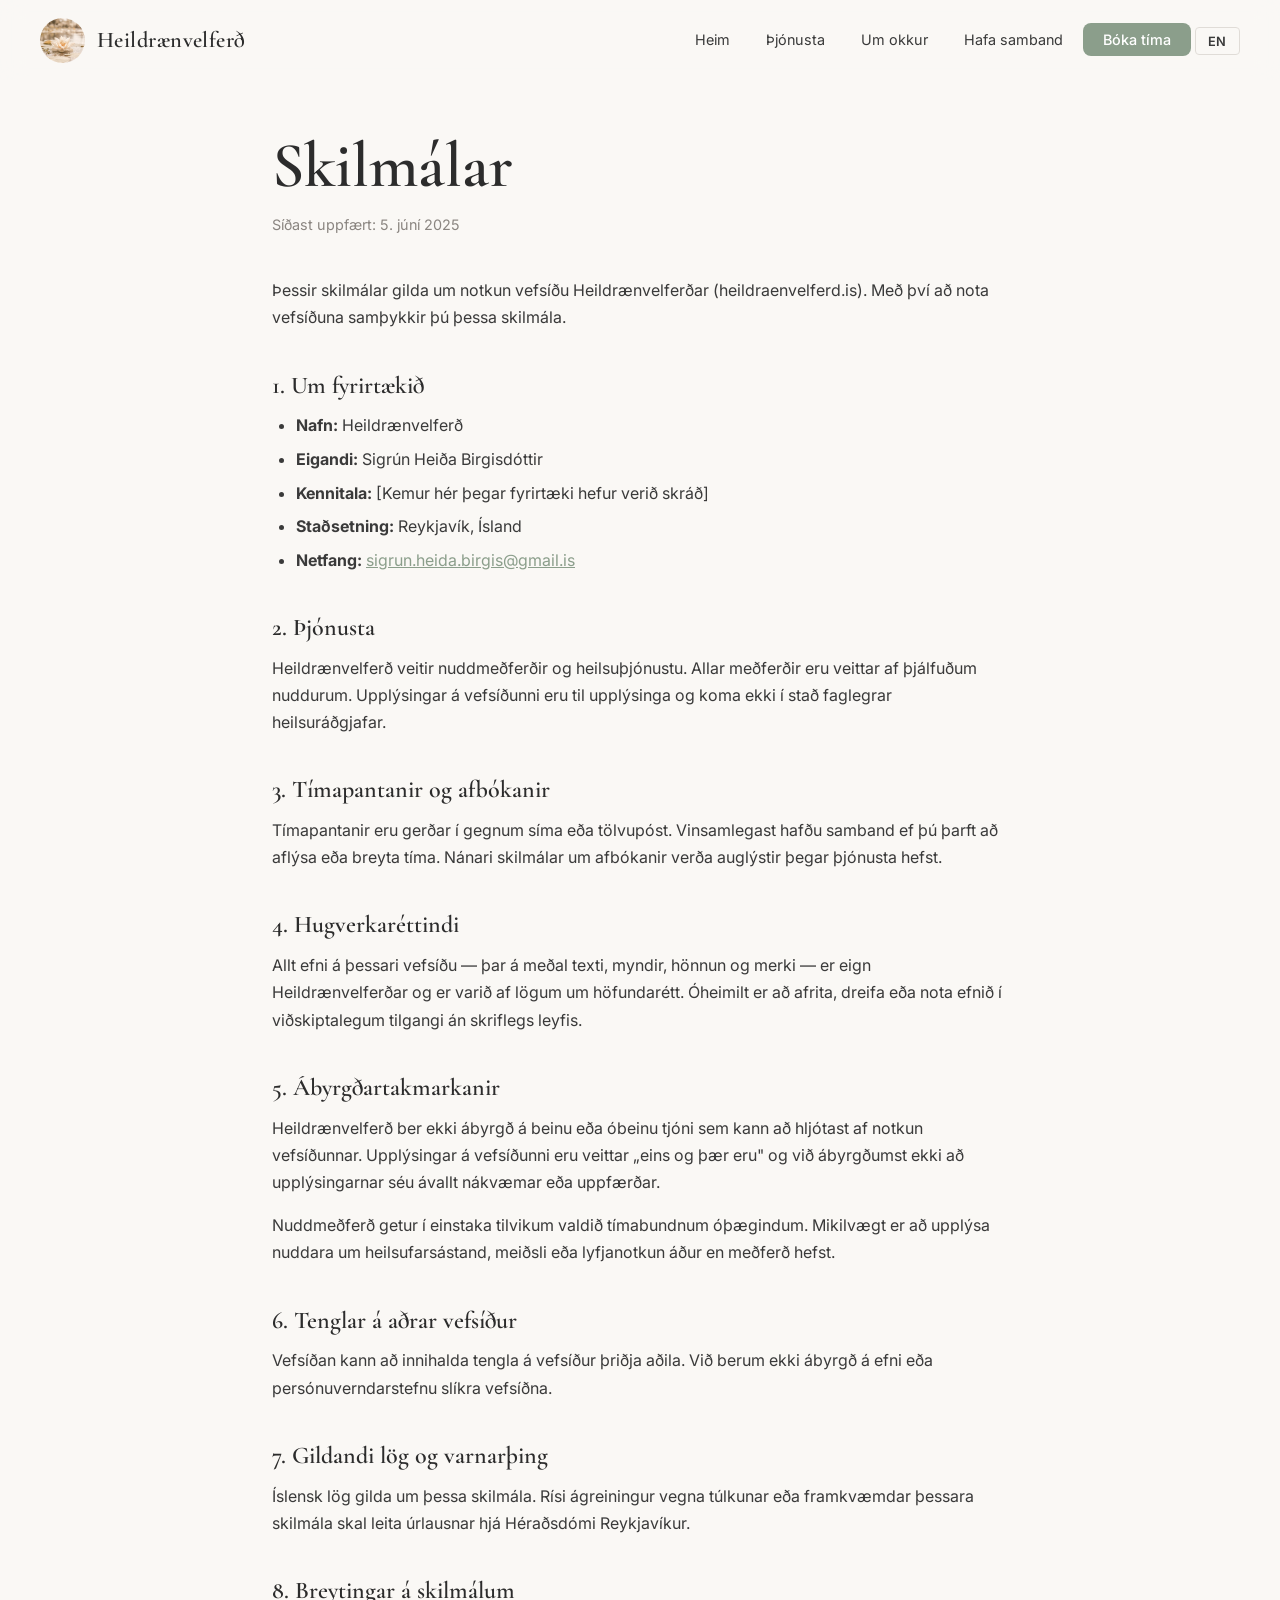
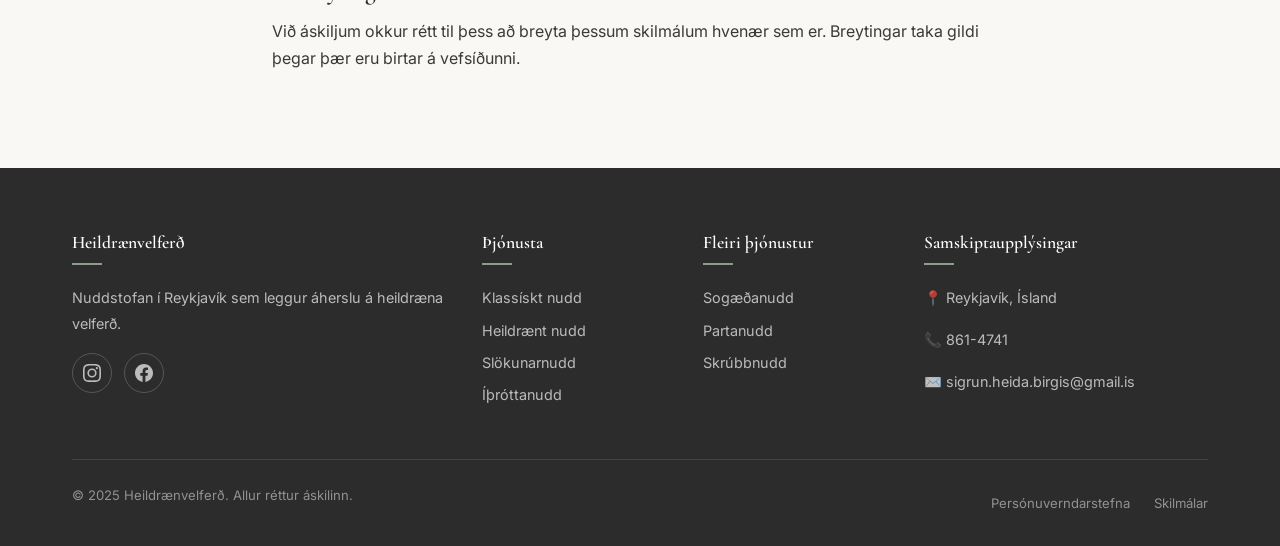
<file: skilmalar.html>
<!DOCTYPE html>
<html lang="is">
<head>
  <meta charset="UTF-8">
  <meta name="viewport" content="width=device-width, initial-scale=1.0">
  <title>Skilmálar — Heildrænvelferð</title>
  <meta name="description" content="Skilmálar og notkunarskilyrði vefsíðu Heildrænvelferðar.">
  <link rel="canonical" href="https://yellowboy342.github.io/Heildraenvelferd/skilmalar.html">
  <link rel="icon" type="image/webp" href="1000034608.webp">
  <link rel="stylesheet" href="css/style.css">
</head>
<body>
  <a href="#main-content" class="skip-link">Fara í efni</a>
  <div class="nav-overlay" aria-hidden="true"></div>
  <header class="site-header" role="banner">
    <div class="header-inner">
      <a href="index.html" class="logo"><img src="1000034608.webp" alt="Heildrænvelferð" width="45" height="45" style="border-radius:50%;"><span class="logo-text">Heildrænvelferð</span></a>
      <nav aria-label="Aðalvalmynd">
        <ul class="nav-links">
          <li><a href="index.html">Heim</a></li>
          <li><a href="thjonusta.html">Þjónusta</a></li>
          <li><a href="um-okkur.html">Um okkur</a></li>
          <li><a href="index.html#hafa-samband">Hafa samband</a></li>
          <li class="nav-cta"><a href="index.html#hafa-samband">Bóka tíma</a></li>
          <li class="lang-switch"><a href="en/terms.html">EN</a></li>
        </ul>
      </nav>
      <button class="hamburger" aria-label="Opna valmynd" aria-expanded="false"><span></span><span></span><span></span></button>
    </div>
  </header>

  <main id="main-content" class="legal-page section">
    <div class="container legal-content">
      <h1>Skilmálar</h1>
      <p class="last-updated">Síðast uppfært: 5. júní 2025</p>

      <p>Þessir skilmálar gilda um notkun vefsíðu Heildrænvelferðar (heildraenvelferd.is). Með því að nota vefsíðuna samþykkir þú þessa skilmála.</p>

      <h2>1. Um fyrirtækið</h2>
      <ul>
        <li><strong>Nafn:</strong> Heildrænvelferð</li>
        <li><strong>Eigandi:</strong> Sigrún Heiða Birgisdóttir</li>
        <li><strong>Kennitala:</strong> [Kemur hér þegar fyrirtæki hefur verið skráð]</li>
        <li><strong>Staðsetning:</strong> Reykjavík, Ísland</li>
        <li><strong>Netfang:</strong> <a href="mailto:sigrun.heida.birgis@gmail.is">sigrun.heida.birgis@gmail.is</a></li>
      </ul>

      <h2>2. Þjónusta</h2>
      <p>Heildrænvelferð veitir nuddmeðferðir og heilsuþjónustu. Allar meðferðir eru veittar af þjálfuðum nuddurum. Upplýsingar á vefsíðunni eru til upplýsinga og koma ekki í stað faglegrar heilsuráðgjafar.</p>

      <h2>3. Tímapantanir og afbókanir</h2>
      <p>Tímapantanir eru gerðar í gegnum síma eða tölvupóst. Vinsamlegast hafðu samband ef þú þarft að aflýsa eða breyta tíma. Nánari skilmálar um afbókanir verða auglýstir þegar þjónusta hefst.</p>

      <h2>4. Hugverkaréttindi</h2>
      <p>Allt efni á þessari vefsíðu — þar á meðal texti, myndir, hönnun og merki — er eign Heildrænvelferðar og er varið af lögum um höfundarétt. Óheimilt er að afrita, dreifa eða nota efnið í viðskiptalegum tilgangi án skriflegs leyfis.</p>

      <h2>5. Ábyrgðartakmarkanir</h2>
      <p>Heildrænvelferð ber ekki ábyrgð á beinu eða óbeinu tjóni sem kann að hljótast af notkun vefsíðunnar. Upplýsingar á vefsíðunni eru veittar „eins og þær eru" og við ábyrgðumst ekki að upplýsingarnar séu ávallt nákvæmar eða uppfærðar.</p>
      <p>Nuddmeðferð getur í einstaka tilvikum valdið tímabundnum óþægindum. Mikilvægt er að upplýsa nuddara um heilsufarsástand, meiðsli eða lyfjanotkun áður en meðferð hefst.</p>

      <h2>6. Tenglar á aðrar vefsíður</h2>
      <p>Vefsíðan kann að innihalda tengla á vefsíður þriðja aðila. Við berum ekki ábyrgð á efni eða persónuverndarstefnu slíkra vefsíðna.</p>

      <h2>7. Gildandi lög og varnarþing</h2>
      <p>Íslensk lög gilda um þessa skilmála. Rísi ágreiningur vegna túlkunar eða framkvæmdar þessara skilmála skal leita úrlausnar hjá Héraðsdómi Reykjavíkur.</p>

      <h2>8. Breytingar á skilmálum</h2>
      <p>Við áskiljum okkur rétt til þess að breyta þessum skilmálum hvenær sem er. Breytingar taka gildi þegar þær eru birtar á vefsíðunni.</p>
    </div>
  </main>

  <footer class="site-footer" role="contentinfo">
    <div class="container">
      <div class="footer-grid">
        <div class="footer-col"><h4>Heildrænvelferð</h4><p>Nuddstofan í Reykjavík sem leggur áherslu á heildræna velferð.</p>
          <div class="footer-social"><a href="https://www.instagram.com/heilsusetur_siddiar" target="_blank" rel="noopener noreferrer" aria-label="Instagram"><svg width="18" height="18" viewBox="0 0 24 24" fill="currentColor"><path d="M12 2.163c3.204 0 3.584.012 4.85.07 3.252.148 4.771 1.691 4.919 4.919.058 1.265.069 1.645.069 4.849 0 3.205-.012 3.584-.069 4.849-.149 3.225-1.664 4.771-4.919 4.919-1.266.058-1.644.07-4.85.07-3.204 0-3.584-.012-4.849-.07-3.26-.149-4.771-1.699-4.919-4.92-.058-1.265-.07-1.644-.07-4.849 0-3.204.013-3.583.07-4.849.149-3.227 1.664-4.771 4.919-4.919 1.266-.057 1.645-.069 4.849-.069zM12 0C8.741 0 8.333.014 7.053.072 2.695.272.273 2.69.073 7.052.014 8.333 0 8.741 0 12c0 3.259.014 3.668.072 4.948.2 4.358 2.618 6.78 6.98 6.98C8.333 23.986 8.741 24 12 24c3.259 0 3.668-.014 4.948-.072 4.354-.2 6.782-2.618 6.979-6.98.059-1.28.073-1.689.073-4.948 0-3.259-.014-3.667-.072-4.947-.196-4.354-2.617-6.78-6.979-6.98C15.668.014 15.259 0 12 0zm0 5.838a6.162 6.162 0 100 12.324 6.162 6.162 0 000-12.324zM12 16a4 4 0 110-8 4 4 0 010 8zm6.406-11.845a1.44 1.44 0 100 2.881 1.44 1.44 0 000-2.881z"/></svg></a><a href="https://www.facebook.com/profile.php?id=100082709563496" target="_blank" rel="noopener noreferrer" aria-label="Facebook"><svg width="18" height="18" viewBox="0 0 24 24" fill="currentColor"><path d="M24 12.073c0-6.627-5.373-12-12-12s-12 5.373-12 12c0 5.99 4.388 10.954 10.125 11.854v-8.385H7.078v-3.47h3.047V9.43c0-3.007 1.792-4.669 4.533-4.669 1.312 0 2.686.235 2.686.235v2.953H15.83c-1.491 0-1.956.925-1.956 1.874v2.25h3.328l-.532 3.47h-2.796v8.385C19.612 23.027 24 18.062 24 12.073z"/></svg></a></div>
        </div>
        <div class="footer-col"><h4>Þjónusta</h4><div class="footer-links"><a href="thjonusta.html#klassiskt-nudd">Klassískt nudd</a><a href="thjonusta.html#heilraent-nudd">Heildrænt nudd</a><a href="thjonusta.html#slokunarnudd">Slökunarnudd</a><a href="thjonusta.html#ithrottanudd">Íþróttanudd</a></div></div>
        <div class="footer-col"><h4>Fleiri þjónustur</h4><div class="footer-links"><a href="thjonusta.html#sogaedanudd">Sogæðanudd</a><a href="thjonusta.html#partanudd">Partanudd</a><a href="thjonusta.html#skrubbnudd">Skrúbbnudd</a></div></div>
        <div class="footer-col"><h4>Samskiptaupplýsingar</h4><p>📍 Reykjavík, Ísland</p><p>📞 <a href="tel:+3548614741">861-4741</a></p><p>✉️ <a href="mailto:sigrun.heida.birgis@gmail.is">sigrun.heida.birgis@gmail.is</a></p></div>
      </div>
      <div class="footer-bottom"><p>&copy; 2025 Heildrænvelferð. Allur réttur áskilinn.</p><div class="footer-legal"><a href="personuverndarstefna.html">Persónuverndarstefna</a><a href="skilmalar.html">Skilmálar</a></div></div>
    </div>
  </footer>
  <script src="js/main.js"></script>
</body>
</html>
</file>
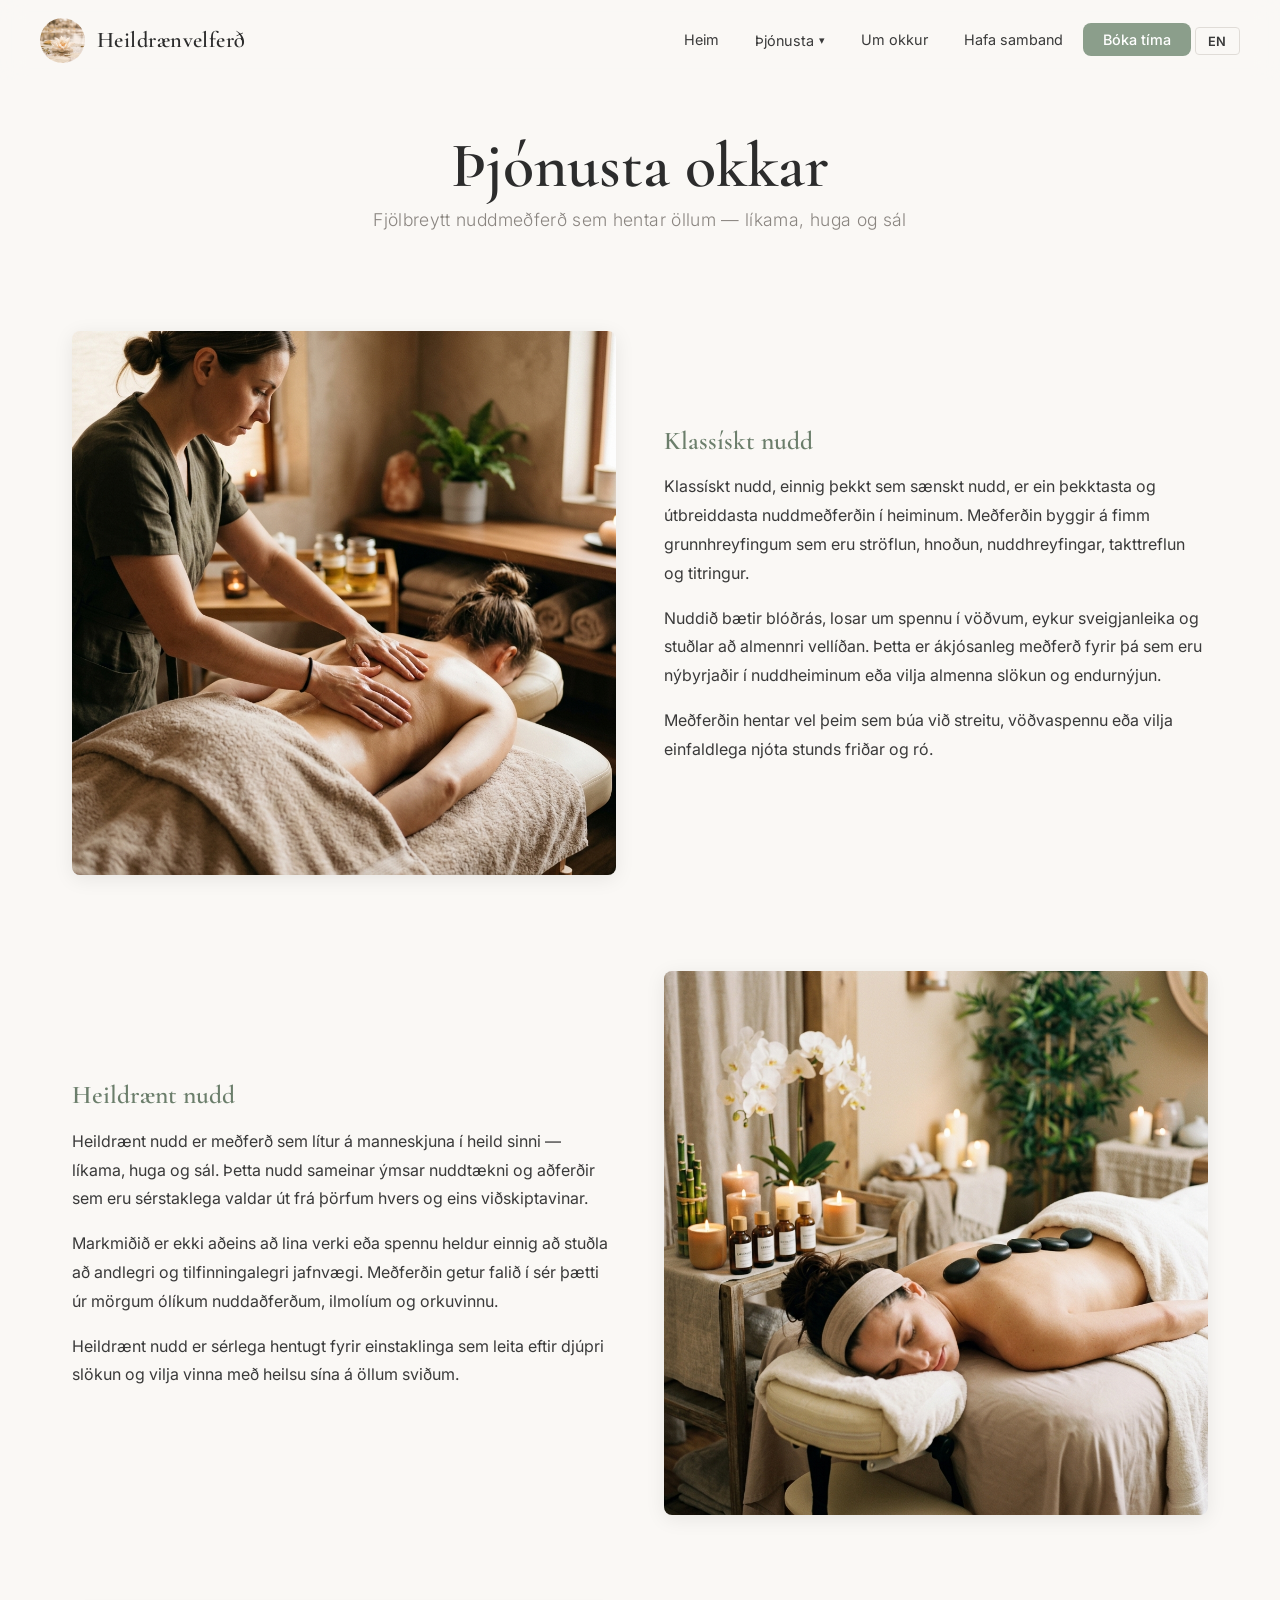
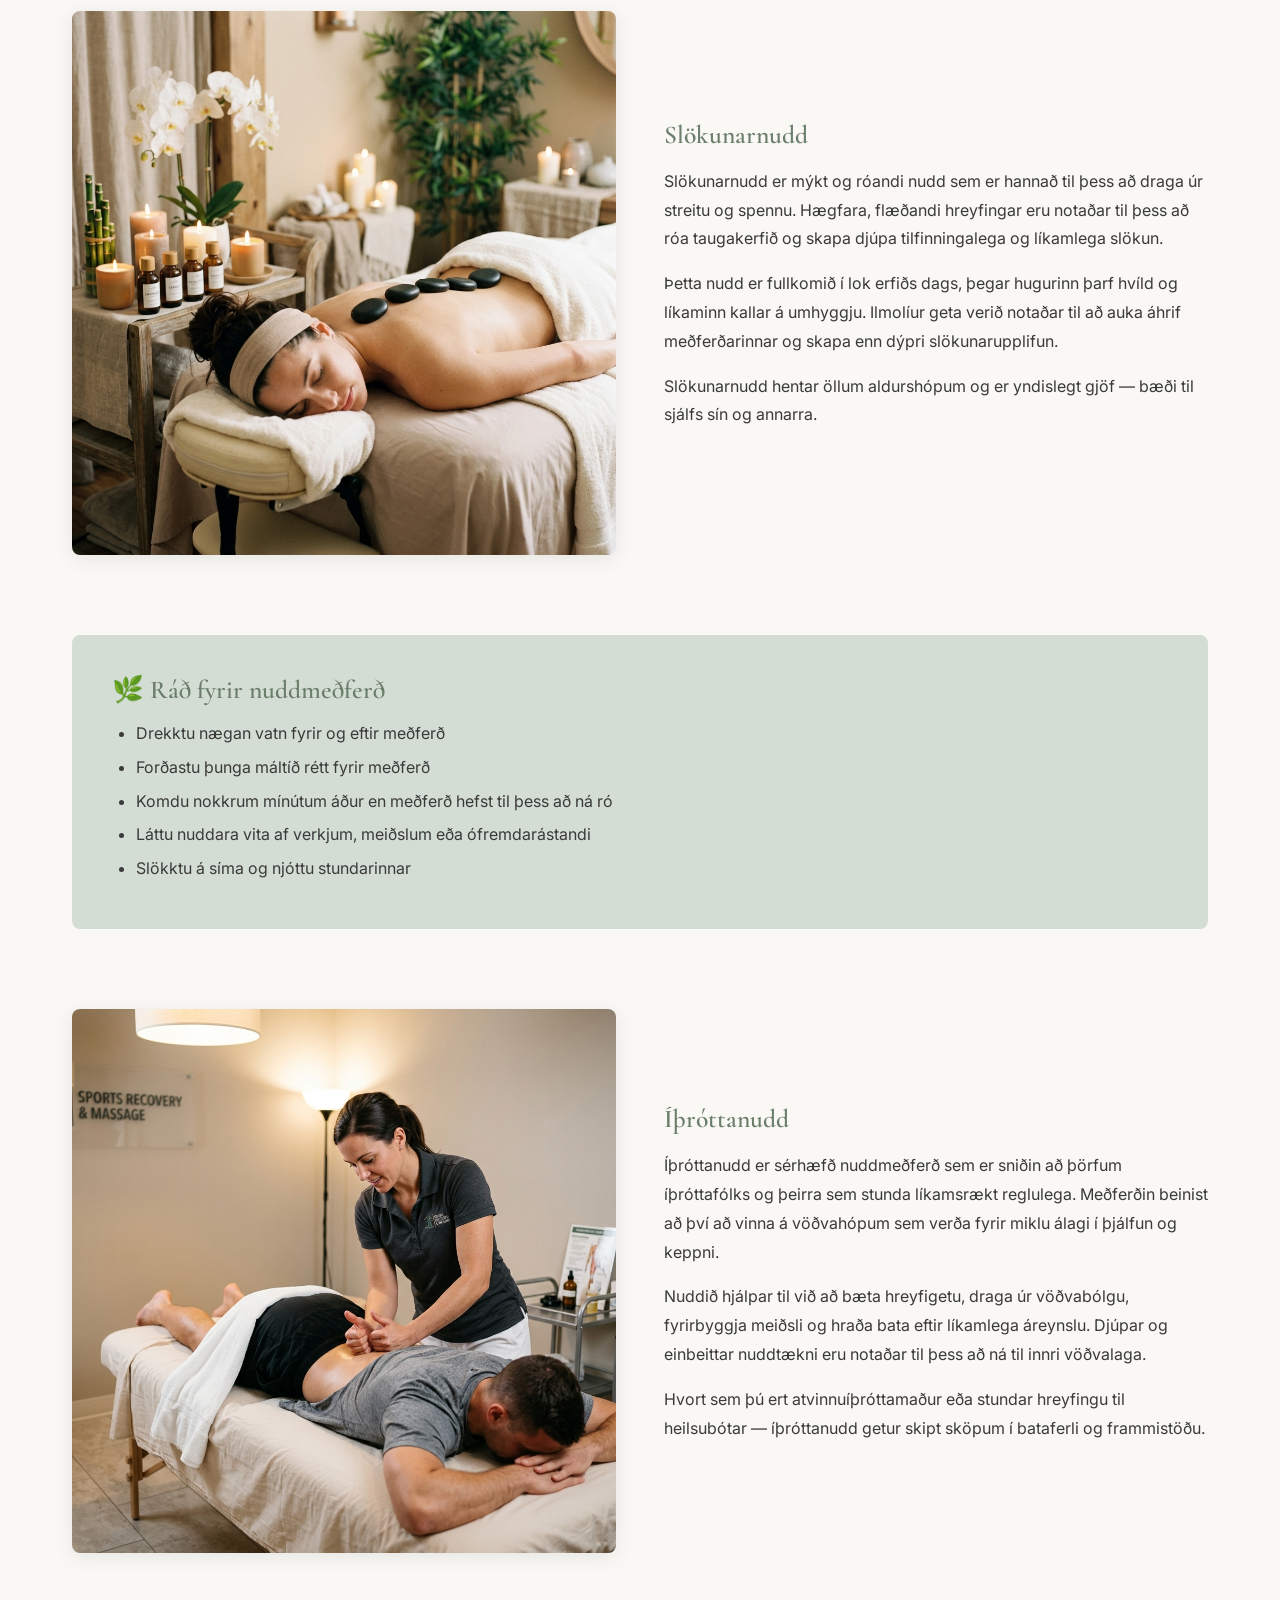
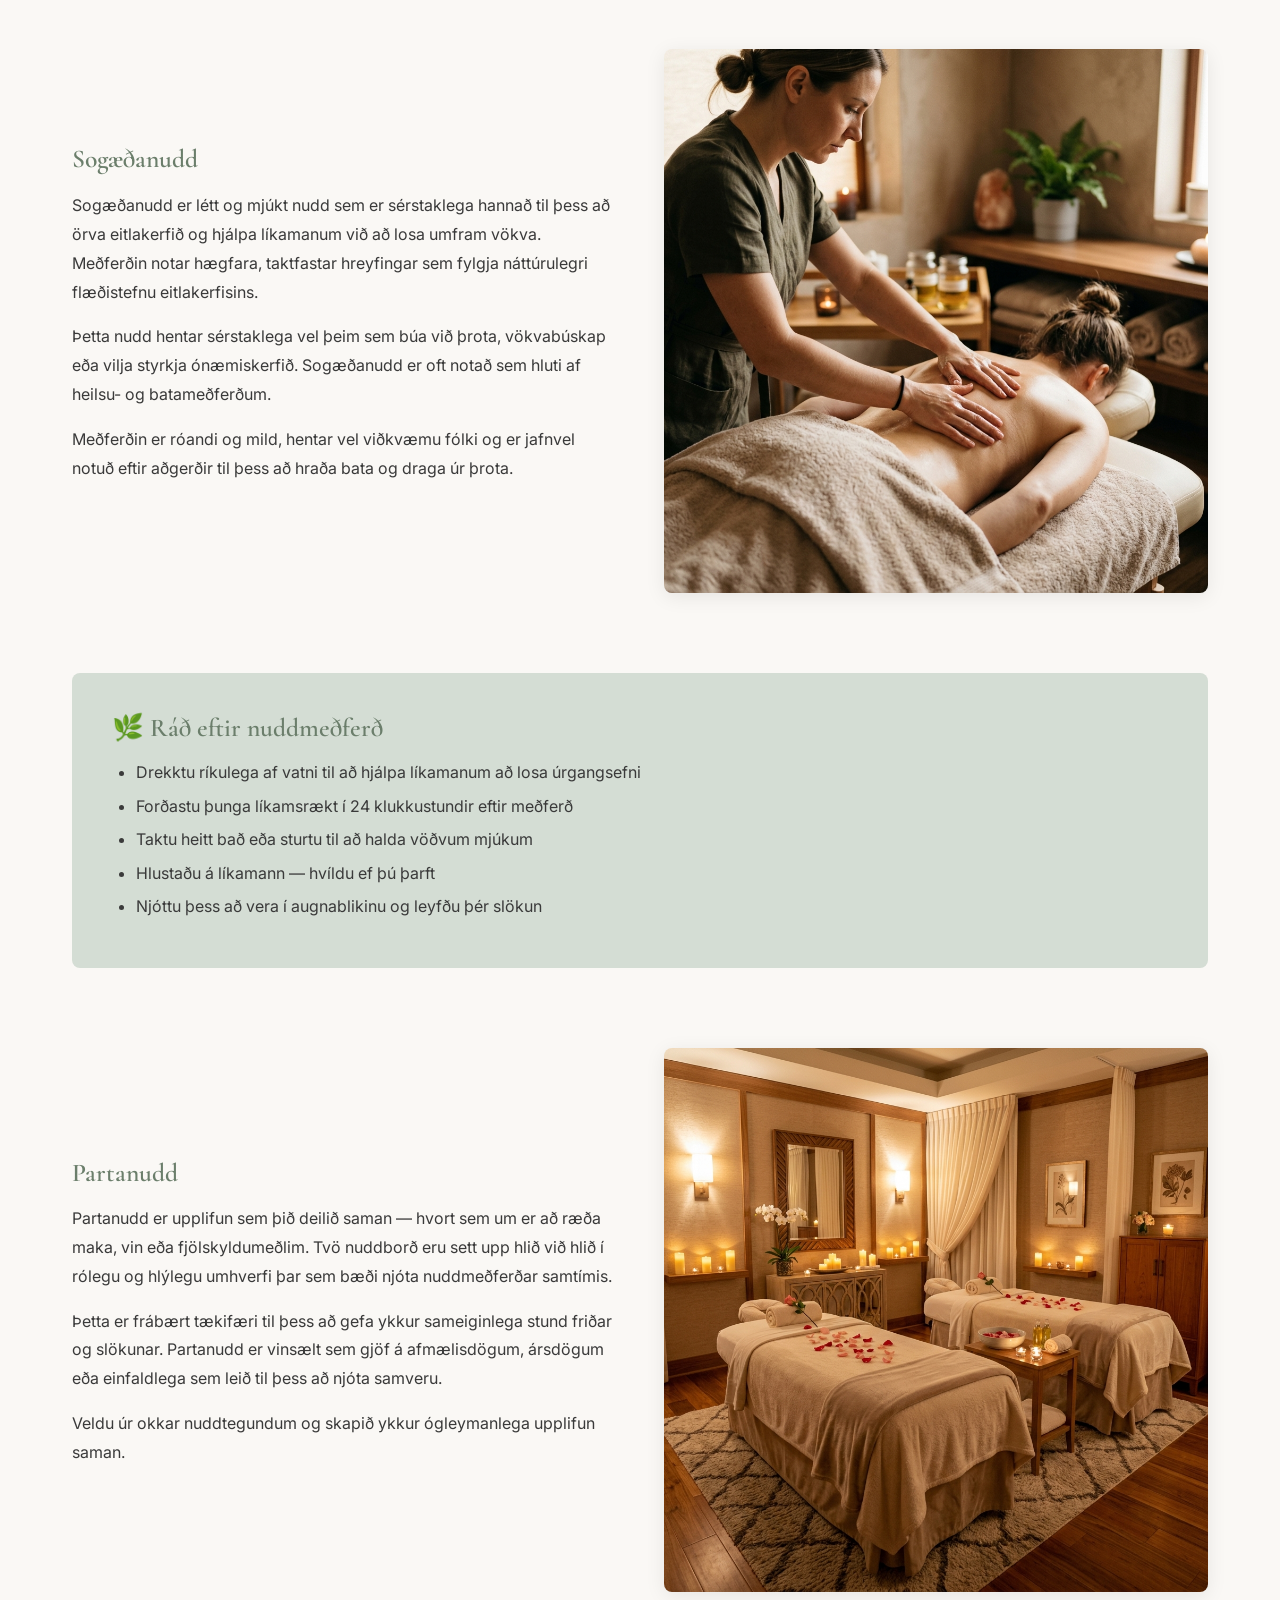
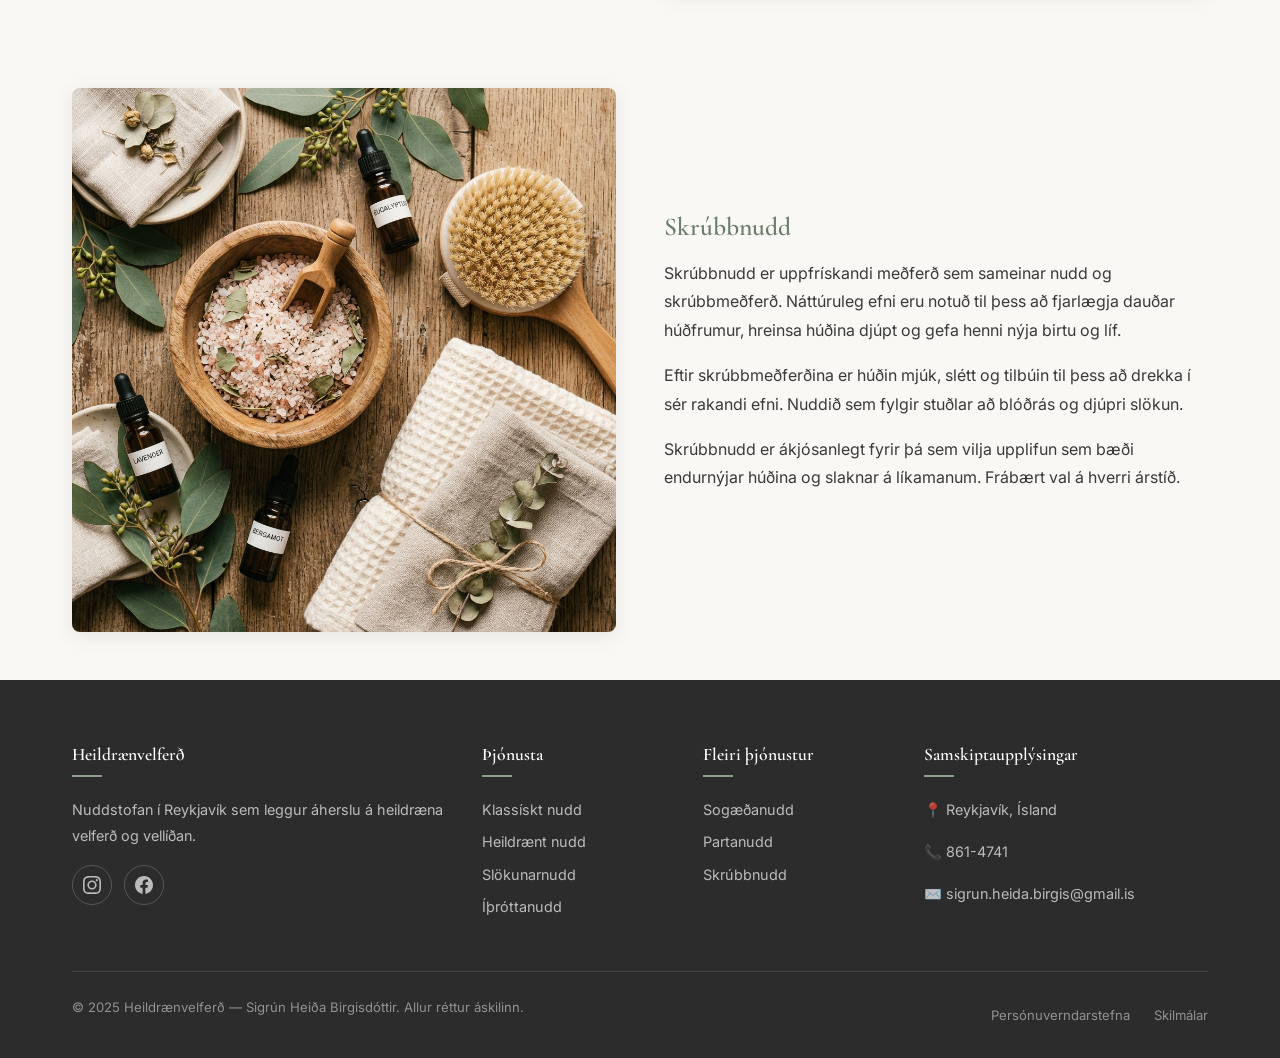
<file: thjonusta.html>
<!DOCTYPE html>
<html lang="is">
<head>
  <meta charset="UTF-8">
  <meta name="viewport" content="width=device-width, initial-scale=1.0">
  <title>Þjónusta — Heildrænvelferð</title>
  <meta name="description" content="Skoðaðu nuddþjónustu Heildrænvelferðar: klassískt nudd, heildrænt nudd, slökunarnudd, íþróttanudd, sogæðanudd, partanudd og skrúbbnudd.">
  <link rel="canonical" href="https://yellowboy342.github.io/Heildraenvelferd/thjonusta.html">
  <link rel="icon" type="image/webp" href="1000034608.webp">
  <link rel="stylesheet" href="css/style.css">
</head>
<body>
  <a href="#main-content" class="skip-link">Fara í efni</a>
  <div class="nav-overlay" aria-hidden="true"></div>

  <!-- HEADER -->
  <header class="site-header" role="banner">
    <div class="header-inner">
      <a href="index.html" class="logo" aria-label="Heildrænvelferð forsíða">
        <img src="1000034608.webp" alt="Heildrænvelferð lotus merki" width="45" height="45" style="border-radius:50%;">
        <span class="logo-text">Heildrænvelferð</span>
      </a>
      <nav aria-label="Aðalvalmynd">
        <ul class="nav-links">
          <li><a href="index.html">Heim</a></li>
          <li class="has-dropdown">
            <button class="dropdown-toggle" aria-expanded="false" aria-haspopup="true">Þjónusta</button>
            <ul class="dropdown-menu" role="menu">
              <li role="menuitem"><a href="#klassiskt-nudd">Klassískt nudd</a></li>
              <li role="menuitem"><a href="#heilraent-nudd">Heildrænt nudd</a></li>
              <li role="menuitem"><a href="#slokunarnudd">Slökunarnudd</a></li>
              <li role="menuitem"><a href="#ithrottanudd">Íþróttanudd</a></li>
              <li role="menuitem"><a href="#sogaedanudd">Sogæðanudd</a></li>
              <li role="menuitem"><a href="#partanudd">Partanudd</a></li>
              <li role="menuitem"><a href="#skrubbnudd">Skrúbbnudd</a></li>
            </ul>
          </li>
          <li><a href="um-okkur.html">Um okkur</a></li>
          <li><a href="index.html#hafa-samband">Hafa samband</a></li>
          <li class="nav-cta"><a href="index.html#hafa-samband">Bóka tíma</a></li>
          <li class="lang-switch"><a href="en/services.html" aria-label="Switch to English">EN</a></li>
        </ul>
      </nav>
      <button class="hamburger" aria-label="Opna valmynd" aria-expanded="false">
        <span></span><span></span><span></span>
      </button>
    </div>
  </header>

  <!-- MAIN -->
  <main id="main-content" class="legal-page">
    <div class="container">
      <div class="text-center fade-in" style="margin-bottom: 3rem;">
        <h1>Þjónusta okkar</h1>
        <p class="section-subtitle">Fjölbreytt nuddmeðferð sem hentar öllum — líkama, huga og sál</p>
      </div>

      <!-- 1. Klassískt nudd -->
      <div class="service-block fade-in" id="klassiskt-nudd">
        <div class="service-block-text">
          <h4>Klassískt nudd</h4>
          <p>Klassískt nudd, einnig þekkt sem sænskt nudd, er ein þekktasta og útbreiddasta nuddmeðferðin í heiminum. Meðferðin byggir á fimm grunnhreyfingum sem eru ströflun, hnoðun, nuddhreyfingar, takttreflun og titringur.</p>
          <p>Nuddið bætir blóðrás, losar um spennu í vöðvum, eykur sveigjanleika og stuðlar að almennri vellíðan. Þetta er ákjósanleg meðferð fyrir þá sem eru nýbyrjaðir í nuddheiminum eða vilja almenna slökun og endurnýjun.</p>
          <p>Meðferðin hentar vel þeim sem búa við streitu, vöðvaspennu eða vilja einfaldlega njóta stunds friðar og ró.</p>
        </div>
        <div class="service-block-img">
          <img src="images/massage-classical.png" alt="Klassískt nudd meðferð" loading="lazy">
        </div>
      </div>

      <!-- 2. Heildrænt nudd -->
      <div class="service-block fade-in" id="heilraent-nudd">
        <div class="service-block-text">
          <h4>Heildrænt nudd</h4>
          <p>Heildrænt nudd er meðferð sem lítur á manneskjuna í heild sinni — líkama, huga og sál. Þetta nudd sameinar ýmsar nuddtækni og aðferðir sem eru sérstaklega valdar út frá þörfum hvers og eins viðskiptavinar.</p>
          <p>Markmiðið er ekki aðeins að lina verki eða spennu heldur einnig að stuðla að andlegri og tilfinningalegri jafnvægi. Meðferðin getur falið í sér þætti úr mörgum ólíkum nuddaðferðum, ilmolíum og orkuvinnu.</p>
          <p>Heildrænt nudd er sérlega hentugt fyrir einstaklinga sem leita eftir djúpri slökun og vilja vinna með heilsu sína á öllum sviðum.</p>
        </div>
        <div class="service-block-img">
          <img src="images/massage-relaxation.png" alt="Heildrænt nudd meðferð" loading="lazy">
        </div>
      </div>

      <!-- 3. Slökunarnudd -->
      <div class="service-block fade-in" id="slokunarnudd">
        <div class="service-block-text">
          <h4>Slökunarnudd</h4>
          <p>Slökunarnudd er mýkt og róandi nudd sem er hannað til þess að draga úr streitu og spennu. Hægfara, flæðandi hreyfingar eru notaðar til þess að róa taugakerfið og skapa djúpa tilfinningalega og líkamlega slökun.</p>
          <p>Þetta nudd er fullkomið í lok erfiðs dags, þegar hugurinn þarf hvíld og líkaminn kallar á umhyggju. Ilmolíur geta verið notaðar til að auka áhrif meðferðarinnar og skapa enn dýpri slökunarupplifun.</p>
          <p>Slökunarnudd hentar öllum aldurshópum og er yndislegt gjöf — bæði til sjálfs sín og annarra.</p>
        </div>
        <div class="service-block-img">
          <img src="images/massage-relaxation.png" alt="Slökunarnudd meðferð" loading="lazy">
        </div>
      </div>

      <!-- Tips Block: Fyrir nudd -->
      <div class="tips-block fade-in">
        <h4>🌿 Ráð fyrir nuddmeðferð</h4>
        <ul>
          <li>Drekktu nægan vatn fyrir og eftir meðferð</li>
          <li>Forðastu þunga máltíð rétt fyrir meðferð</li>
          <li>Komdu nokkrum mínútum áður en meðferð hefst til þess að ná ró</li>
          <li>Láttu nuddara vita af verkjum, meiðslum eða ófremdarástandi</li>
          <li>Slökktu á síma og njóttu stundarinnar</li>
        </ul>
      </div>

      <!-- 4. Íþróttanudd -->
      <div class="service-block fade-in" id="ithrottanudd">
        <div class="service-block-text">
          <h4>Íþróttanudd</h4>
          <p>Íþróttanudd er sérhæfð nuddmeðferð sem er sniðin að þörfum íþróttafólks og þeirra sem stunda líkamsrækt reglulega. Meðferðin beinist að því að vinna á vöðvahópum sem verða fyrir miklu álagi í þjálfun og keppni.</p>
          <p>Nuddið hjálpar til við að bæta hreyfigetu, draga úr vöðvabólgu, fyrirbyggja meiðsli og hraða bata eftir líkamlega áreynslu. Djúpar og einbeittar nuddtækni eru notaðar til þess að ná til innri vöðvalaga.</p>
          <p>Hvort sem þú ert atvinnuíþróttamaður eða stundar hreyfingu til heilsubótar — íþróttanudd getur skipt sköpum í bataferli og frammistöðu.</p>
        </div>
        <div class="service-block-img">
          <img src="images/massage-sports.png" alt="Íþróttanudd meðferð" loading="lazy">
        </div>
      </div>

      <!-- 5. Sogæðanudd -->
      <div class="service-block fade-in" id="sogaedanudd">
        <div class="service-block-text">
          <h4>Sogæðanudd</h4>
          <p>Sogæðanudd er létt og mjúkt nudd sem er sérstaklega hannað til þess að örva eitlakerfið og hjálpa líkamanum við að losa umfram vökva. Meðferðin notar hægfara, taktfastar hreyfingar sem fylgja náttúrulegri flæðistefnu eitlakerfisins.</p>
          <p>Þetta nudd hentar sérstaklega vel þeim sem búa við þrota, vökvabúskap eða vilja styrkja ónæmiskerfið. Sogæðanudd er oft notað sem hluti af heilsu- og batameðferðum.</p>
          <p>Meðferðin er róandi og mild, hentar vel viðkvæmu fólki og er jafnvel notuð eftir aðgerðir til þess að hraða bata og draga úr þrota.</p>
        </div>
        <div class="service-block-img">
          <img src="images/massage-classical.png" alt="Sogæðanudd meðferð" loading="lazy">
        </div>
      </div>

      <!-- Tips Block: Eftir nudd -->
      <div class="tips-block fade-in">
        <h4>🌿 Ráð eftir nuddmeðferð</h4>
        <ul>
          <li>Drekktu ríkulega af vatni til að hjálpa líkamanum að losa úrgangsefni</li>
          <li>Forðastu þunga líkamsrækt í 24 klukkustundir eftir meðferð</li>
          <li>Taktu heitt bað eða sturtu til að halda vöðvum mjúkum</li>
          <li>Hlustaðu á líkamann — hvíldu ef þú þarft</li>
          <li>Njóttu þess að vera í augnablikinu og leyfðu þér slökun</li>
        </ul>
      </div>

      <!-- 6. Partanudd -->
      <div class="service-block fade-in" id="partanudd">
        <div class="service-block-text">
          <h4>Partanudd</h4>
          <p>Partanudd er upplifun sem þið deilið saman — hvort sem um er að ræða maka, vin eða fjölskyldumeðlim. Tvö nuddborð eru sett upp hlið við hlið í rólegu og hlýlegu umhverfi þar sem bæði njóta nuddmeðferðar samtímis.</p>
          <p>Þetta er frábært tækifæri til þess að gefa ykkur sameiginlega stund friðar og slökunar. Partanudd er vinsælt sem gjöf á afmælisdögum, ársdögum eða einfaldlega sem leið til þess að njóta samveru.</p>
          <p>Veldu úr okkar nuddtegundum og skapið ykkur ógleymanlega upplifun saman.</p>
        </div>
        <div class="service-block-img">
          <img src="images/massage-couples.png" alt="Partanudd meðferð" loading="lazy">
        </div>
      </div>

      <!-- 7. Skrúbbnudd -->
      <div class="service-block fade-in" id="skrubbnudd">
        <div class="service-block-text">
          <h4>Skrúbbnudd</h4>
          <p>Skrúbbnudd er uppfrískandi meðferð sem sameinar nudd og skrúbbmeðferð. Náttúruleg efni eru notuð til þess að fjarlægja dauðar húðfrumur, hreinsa húðina djúpt og gefa henni nýja birtu og líf.</p>
          <p>Eftir skrúbbmeðferðina er húðin mjúk, slétt og tilbúin til þess að drekka í sér rakandi efni. Nuddið sem fylgir stuðlar að blóðrás og djúpri slökun.</p>
          <p>Skrúbbnudd er ákjósanlegt fyrir þá sem vilja upplifun sem bæði endurnýjar húðina og slaknar á líkamanum. Frábært val á hverri árstíð.</p>
        </div>
        <div class="service-block-img">
          <img src="images/massage-scrub.png" alt="Skrúbbnudd meðferð" loading="lazy">
        </div>
      </div>

    </div>
  </main>

  <!-- FOOTER -->
  <footer class="site-footer" role="contentinfo">
    <div class="container">
      <div class="footer-grid">
        <div class="footer-col">
          <h4>Heildrænvelferð</h4>
          <p>Nuddstofan í Reykjavík sem leggur áherslu á heildræna velferð og vellíðan.</p>
          <div class="footer-social">
            <a href="https://www.instagram.com/heilsusetur_siddiar" target="_blank" rel="noopener noreferrer" aria-label="Instagram">
              <svg width="18" height="18" viewBox="0 0 24 24" fill="currentColor"><path d="M12 2.163c3.204 0 3.584.012 4.85.07 3.252.148 4.771 1.691 4.919 4.919.058 1.265.069 1.645.069 4.849 0 3.205-.012 3.584-.069 4.849-.149 3.225-1.664 4.771-4.919 4.919-1.266.058-1.644.07-4.85.07-3.204 0-3.584-.012-4.849-.07-3.26-.149-4.771-1.699-4.919-4.92-.058-1.265-.07-1.644-.07-4.849 0-3.204.013-3.583.07-4.849.149-3.227 1.664-4.771 4.919-4.919 1.266-.057 1.645-.069 4.849-.069zM12 0C8.741 0 8.333.014 7.053.072 2.695.272.273 2.69.073 7.052.014 8.333 0 8.741 0 12c0 3.259.014 3.668.072 4.948.2 4.358 2.618 6.78 6.98 6.98C8.333 23.986 8.741 24 12 24c3.259 0 3.668-.014 4.948-.072 4.354-.2 6.782-2.618 6.979-6.98.059-1.28.073-1.689.073-4.948 0-3.259-.014-3.667-.072-4.947-.196-4.354-2.617-6.78-6.979-6.98C15.668.014 15.259 0 12 0zm0 5.838a6.162 6.162 0 100 12.324 6.162 6.162 0 000-12.324zM12 16a4 4 0 110-8 4 4 0 010 8zm6.406-11.845a1.44 1.44 0 100 2.881 1.44 1.44 0 000-2.881z"/></svg>
            </a>
            <a href="https://www.facebook.com/profile.php?id=100082709563496" target="_blank" rel="noopener noreferrer" aria-label="Facebook">
              <svg width="18" height="18" viewBox="0 0 24 24" fill="currentColor"><path d="M24 12.073c0-6.627-5.373-12-12-12s-12 5.373-12 12c0 5.99 4.388 10.954 10.125 11.854v-8.385H7.078v-3.47h3.047V9.43c0-3.007 1.792-4.669 4.533-4.669 1.312 0 2.686.235 2.686.235v2.953H15.83c-1.491 0-1.956.925-1.956 1.874v2.25h3.328l-.532 3.47h-2.796v8.385C19.612 23.027 24 18.062 24 12.073z"/></svg>
            </a>
          </div>
        </div>
        <div class="footer-col">
          <h4>Þjónusta</h4>
          <div class="footer-links">
            <a href="thjonusta.html#klassiskt-nudd">Klassískt nudd</a>
            <a href="thjonusta.html#heilraent-nudd">Heildrænt nudd</a>
            <a href="thjonusta.html#slokunarnudd">Slökunarnudd</a>
            <a href="thjonusta.html#ithrottanudd">Íþróttanudd</a>
          </div>
        </div>
        <div class="footer-col">
          <h4>Fleiri þjónustur</h4>
          <div class="footer-links">
            <a href="thjonusta.html#sogaedanudd">Sogæðanudd</a>
            <a href="thjonusta.html#partanudd">Partanudd</a>
            <a href="thjonusta.html#skrubbnudd">Skrúbbnudd</a>
          </div>
        </div>
        <div class="footer-col">
          <h4>Samskiptaupplýsingar</h4>
          <p>📍 Reykjavík, Ísland</p>
          <p>📞 <a href="tel:+3548614741">861-4741</a></p>
          <p>✉️ <a href="mailto:sigrun.heida.birgis@gmail.is">sigrun.heida.birgis@gmail.is</a></p>
        </div>
      </div>
      <div class="footer-bottom">
        <p>&copy; 2025 Heildrænvelferð — Sigrún Heiða Birgisdóttir. Allur réttur áskilinn.</p>
        <div class="footer-legal">
          <a href="personuverndarstefna.html">Persónuverndarstefna</a>
          <a href="skilmalar.html">Skilmálar</a>
        </div>
      </div>
    </div>
  </footer>

  <script src="js/main.js"></script>
</body>
</html>
</file>
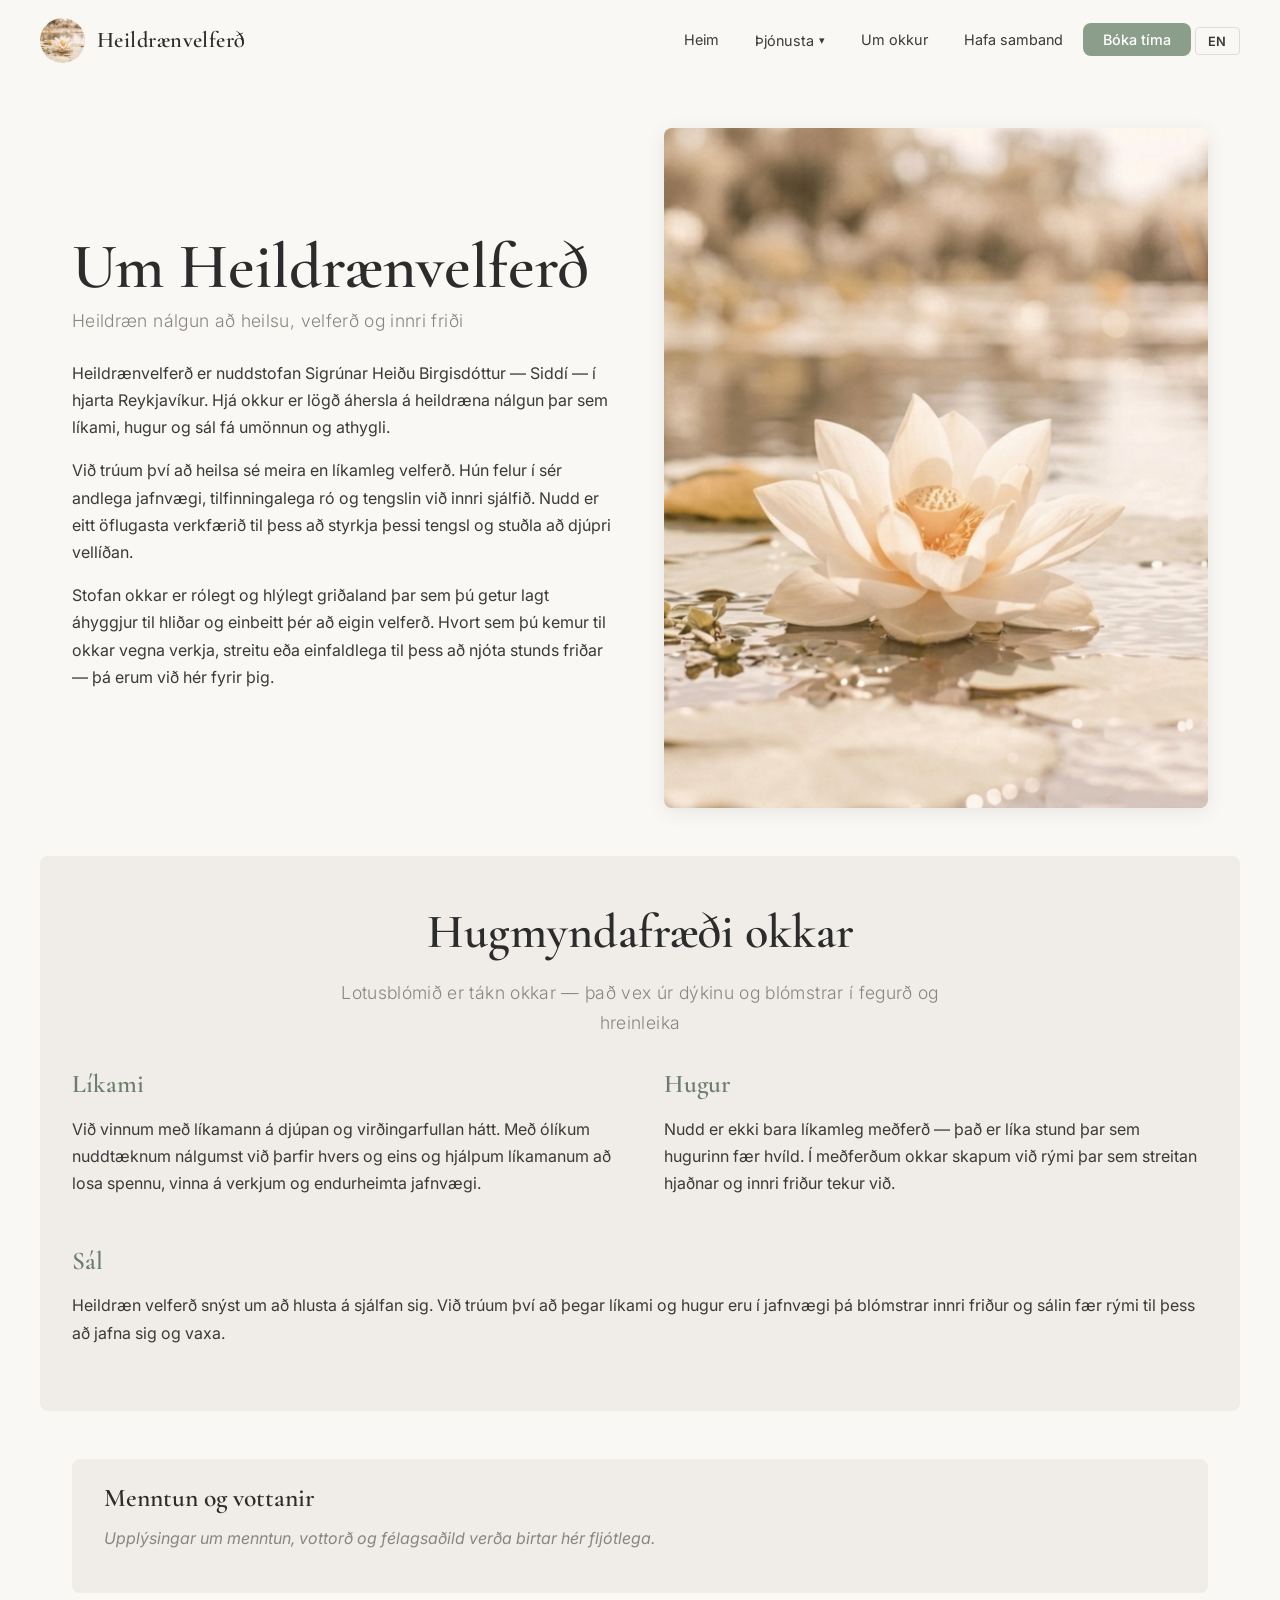
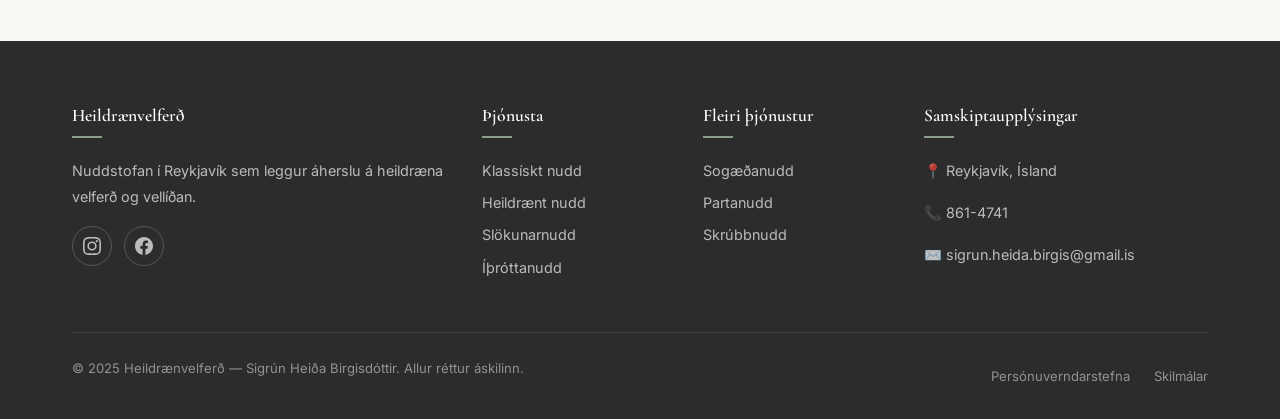
<file: um-okkur.html>
<!DOCTYPE html>
<html lang="is">
<head>
  <meta charset="UTF-8">
  <meta name="viewport" content="width=device-width, initial-scale=1.0">
  <title>Um okkur — Heildrænvelferð</title>
  <meta name="description" content="Kynntu þér Heildrænvelferð og Sigrúnu Heiðu Birgisdóttur — nuddara í Reykjavík sem leggur áherslu á heildræna velferð.">
  <link rel="canonical" href="https://yellowboy342.github.io/Heildraenvelferd/um-okkur.html">
  <link rel="icon" type="image/webp" href="1000034608.webp">
  <link rel="stylesheet" href="css/style.css">
</head>
<body>
  <a href="#main-content" class="skip-link">Fara í efni</a>
  <div class="nav-overlay" aria-hidden="true"></div>

  <header class="site-header" role="banner">
    <div class="header-inner">
      <a href="index.html" class="logo" aria-label="Heildrænvelferð forsíða">
        <img src="1000034608.webp" alt="Heildrænvelferð lotus merki" width="45" height="45" style="border-radius:50%;">
        <span class="logo-text">Heildrænvelferð</span>
      </a>
      <nav aria-label="Aðalvalmynd">
        <ul class="nav-links">
          <li><a href="index.html">Heim</a></li>
          <li class="has-dropdown">
            <button class="dropdown-toggle" aria-expanded="false" aria-haspopup="true">Þjónusta</button>
            <ul class="dropdown-menu" role="menu">
              <li role="menuitem"><a href="thjonusta.html#klassiskt-nudd">Klassískt nudd</a></li>
              <li role="menuitem"><a href="thjonusta.html#heilraent-nudd">Heildrænt nudd</a></li>
              <li role="menuitem"><a href="thjonusta.html#slokunarnudd">Slökunarnudd</a></li>
              <li role="menuitem"><a href="thjonusta.html#ithrottanudd">Íþróttanudd</a></li>
              <li role="menuitem"><a href="thjonusta.html#sogaedanudd">Sogæðanudd</a></li>
              <li role="menuitem"><a href="thjonusta.html#partanudd">Partanudd</a></li>
              <li role="menuitem"><a href="thjonusta.html#skrubbnudd">Skrúbbnudd</a></li>
            </ul>
          </li>
          <li><a href="um-okkur.html" aria-current="page">Um okkur</a></li>
          <li><a href="index.html#hafa-samband">Hafa samband</a></li>
          <li class="nav-cta"><a href="index.html#hafa-samband">Bóka tíma</a></li>
          <li class="lang-switch"><a href="en/about.html" aria-label="Switch to English">EN</a></li>
        </ul>
      </nav>
      <button class="hamburger" aria-label="Opna valmynd" aria-expanded="false">
        <span></span><span></span><span></span>
      </button>
    </div>
  </header>

  <main id="main-content" class="legal-page">
    <div class="container">

      <div class="about-grid fade-in" style="margin-bottom: 3rem;">
        <div class="about-text">
          <h1>Um Heildrænvelferð</h1>
          <p class="section-subtitle">Heildræn nálgun að heilsu, velferð og innri friði</p>
          <p>Heildrænvelferð er nuddstofan Sigrúnar Heiðu Birgisdóttur — Siddí — í hjarta Reykjavíkur. Hjá okkur er lögð áhersla á heildræna nálgun þar sem líkami, hugur og sál fá umönnun og athygli.</p>
          <p>Við trúum því að heilsa sé meira en líkamleg velferð. Hún felur í sér andlega jafnvægi, tilfinningalega ró og tengslin við innri sjálfið. Nudd er eitt öflugasta verkfærið til þess að styrkja þessi tengsl og stuðla að djúpri vellíðan.</p>
          <p>Stofan okkar er rólegt og hlýlegt griðaland þar sem þú getur lagt áhyggjur til hliðar og einbeitt þér að eigin velferð. Hvort sem þú kemur til okkar vegna verkja, streitu eða einfaldlega til þess að njóta stunds friðar — þá erum við hér fyrir þig.</p>
        </div>
        <div class="about-img">
          <img src="1000034608.webp" alt="Heildrænvelferð — lotus blóm á vatni, tákn um ró og jafnvægi" loading="lazy">
        </div>
      </div>

      <!-- Philosophy Section -->
      <section class="section section--alt" style="margin: 3rem -2rem; padding: 3rem 2rem; border-radius: 8px;">
        <div class="text-center fade-in">
          <h2>Hugmyndafræði okkar</h2>
          <p class="section-subtitle" style="max-width: 600px; margin: 0 auto 2rem;">Lotusblómið er tákn okkar — það vex úr dýkinu og blómstrar í fegurð og hreinleika</p>
        </div>
        <div class="about-grid fade-in">
          <div>
            <h4 style="color: var(--accent-hover); margin-bottom: 1rem;">Líkami</h4>
            <p>Við vinnum með líkamann á djúpan og virðingarfullan hátt. Með ólíkum nuddtæknum nálgumst við þarfir hvers og eins og hjálpum líkamanum að losa spennu, vinna á verkjum og endurheimta jafnvægi.</p>
          </div>
          <div>
            <h4 style="color: var(--accent-hover); margin-bottom: 1rem;">Hugur</h4>
            <p>Nudd er ekki bara líkamleg meðferð — það er líka stund þar sem hugurinn fær hvíld. Í meðferðum okkar skapum við rými þar sem streitan hjaðnar og innri friður tekur við.</p>
          </div>
        </div>
        <div class="fade-in" style="margin-top: 2rem;">
          <h4 style="color: var(--accent-hover); margin-bottom: 1rem;">Sál</h4>
          <p>Heildræn velferð snýst um að hlusta á sjálfan sig. Við trúum því að þegar líkami og hugur eru í jafnvægi þá blómstrar innri friður og sálin fær rými til þess að jafna sig og vaxa.</p>
        </div>
      </section>

      <!-- Credentials placeholder -->
      <section class="fade-in" style="margin-top: 3rem; margin-bottom: 3rem;">
        <div class="credential-badge">
          <div>
            <h4>Menntun og vottanir</h4>
            <p style="color: var(--text-light); font-style: italic;">Upplýsingar um menntun, vottorð og félagsaðild verða birtar hér fljótlega.</p>
          </div>
        </div>
      </section>

    </div>
  </main>

  <!-- FOOTER -->
  <footer class="site-footer" role="contentinfo">
    <div class="container">
      <div class="footer-grid">
        <div class="footer-col">
          <h4>Heildrænvelferð</h4>
          <p>Nuddstofan í Reykjavík sem leggur áherslu á heildræna velferð og vellíðan.</p>
          <div class="footer-social">
            <a href="https://www.instagram.com/heilsusetur_siddiar" target="_blank" rel="noopener noreferrer" aria-label="Instagram"><svg width="18" height="18" viewBox="0 0 24 24" fill="currentColor"><path d="M12 2.163c3.204 0 3.584.012 4.85.07 3.252.148 4.771 1.691 4.919 4.919.058 1.265.069 1.645.069 4.849 0 3.205-.012 3.584-.069 4.849-.149 3.225-1.664 4.771-4.919 4.919-1.266.058-1.644.07-4.85.07-3.204 0-3.584-.012-4.849-.07-3.26-.149-4.771-1.699-4.919-4.92-.058-1.265-.07-1.644-.07-4.849 0-3.204.013-3.583.07-4.849.149-3.227 1.664-4.771 4.919-4.919 1.266-.057 1.645-.069 4.849-.069zM12 0C8.741 0 8.333.014 7.053.072 2.695.272.273 2.69.073 7.052.014 8.333 0 8.741 0 12c0 3.259.014 3.668.072 4.948.2 4.358 2.618 6.78 6.98 6.98C8.333 23.986 8.741 24 12 24c3.259 0 3.668-.014 4.948-.072 4.354-.2 6.782-2.618 6.979-6.98.059-1.28.073-1.689.073-4.948 0-3.259-.014-3.667-.072-4.947-.196-4.354-2.617-6.78-6.979-6.98C15.668.014 15.259 0 12 0zm0 5.838a6.162 6.162 0 100 12.324 6.162 6.162 0 000-12.324zM12 16a4 4 0 110-8 4 4 0 010 8zm6.406-11.845a1.44 1.44 0 100 2.881 1.44 1.44 0 000-2.881z"/></svg></a>
            <a href="https://www.facebook.com/profile.php?id=100082709563496" target="_blank" rel="noopener noreferrer" aria-label="Facebook"><svg width="18" height="18" viewBox="0 0 24 24" fill="currentColor"><path d="M24 12.073c0-6.627-5.373-12-12-12s-12 5.373-12 12c0 5.99 4.388 10.954 10.125 11.854v-8.385H7.078v-3.47h3.047V9.43c0-3.007 1.792-4.669 4.533-4.669 1.312 0 2.686.235 2.686.235v2.953H15.83c-1.491 0-1.956.925-1.956 1.874v2.25h3.328l-.532 3.47h-2.796v8.385C19.612 23.027 24 18.062 24 12.073z"/></svg></a>
          </div>
        </div>
        <div class="footer-col"><h4>Þjónusta</h4><div class="footer-links"><a href="thjonusta.html#klassiskt-nudd">Klassískt nudd</a><a href="thjonusta.html#heilraent-nudd">Heildrænt nudd</a><a href="thjonusta.html#slokunarnudd">Slökunarnudd</a><a href="thjonusta.html#ithrottanudd">Íþróttanudd</a></div></div>
        <div class="footer-col"><h4>Fleiri þjónustur</h4><div class="footer-links"><a href="thjonusta.html#sogaedanudd">Sogæðanudd</a><a href="thjonusta.html#partanudd">Partanudd</a><a href="thjonusta.html#skrubbnudd">Skrúbbnudd</a></div></div>
        <div class="footer-col"><h4>Samskiptaupplýsingar</h4><p>📍 Reykjavík, Ísland</p><p>📞 <a href="tel:+3548614741">861-4741</a></p><p>✉️ <a href="mailto:sigrun.heida.birgis@gmail.is">sigrun.heida.birgis@gmail.is</a></p></div>
      </div>
      <div class="footer-bottom">
        <p>&copy; 2025 Heildrænvelferð — Sigrún Heiða Birgisdóttir. Allur réttur áskilinn.</p>
        <div class="footer-legal"><a href="personuverndarstefna.html">Persónuverndarstefna</a><a href="skilmalar.html">Skilmálar</a></div>
      </div>
    </div>
  </footer>
  <script src="js/main.js"></script>
</body>
</html>
</file>
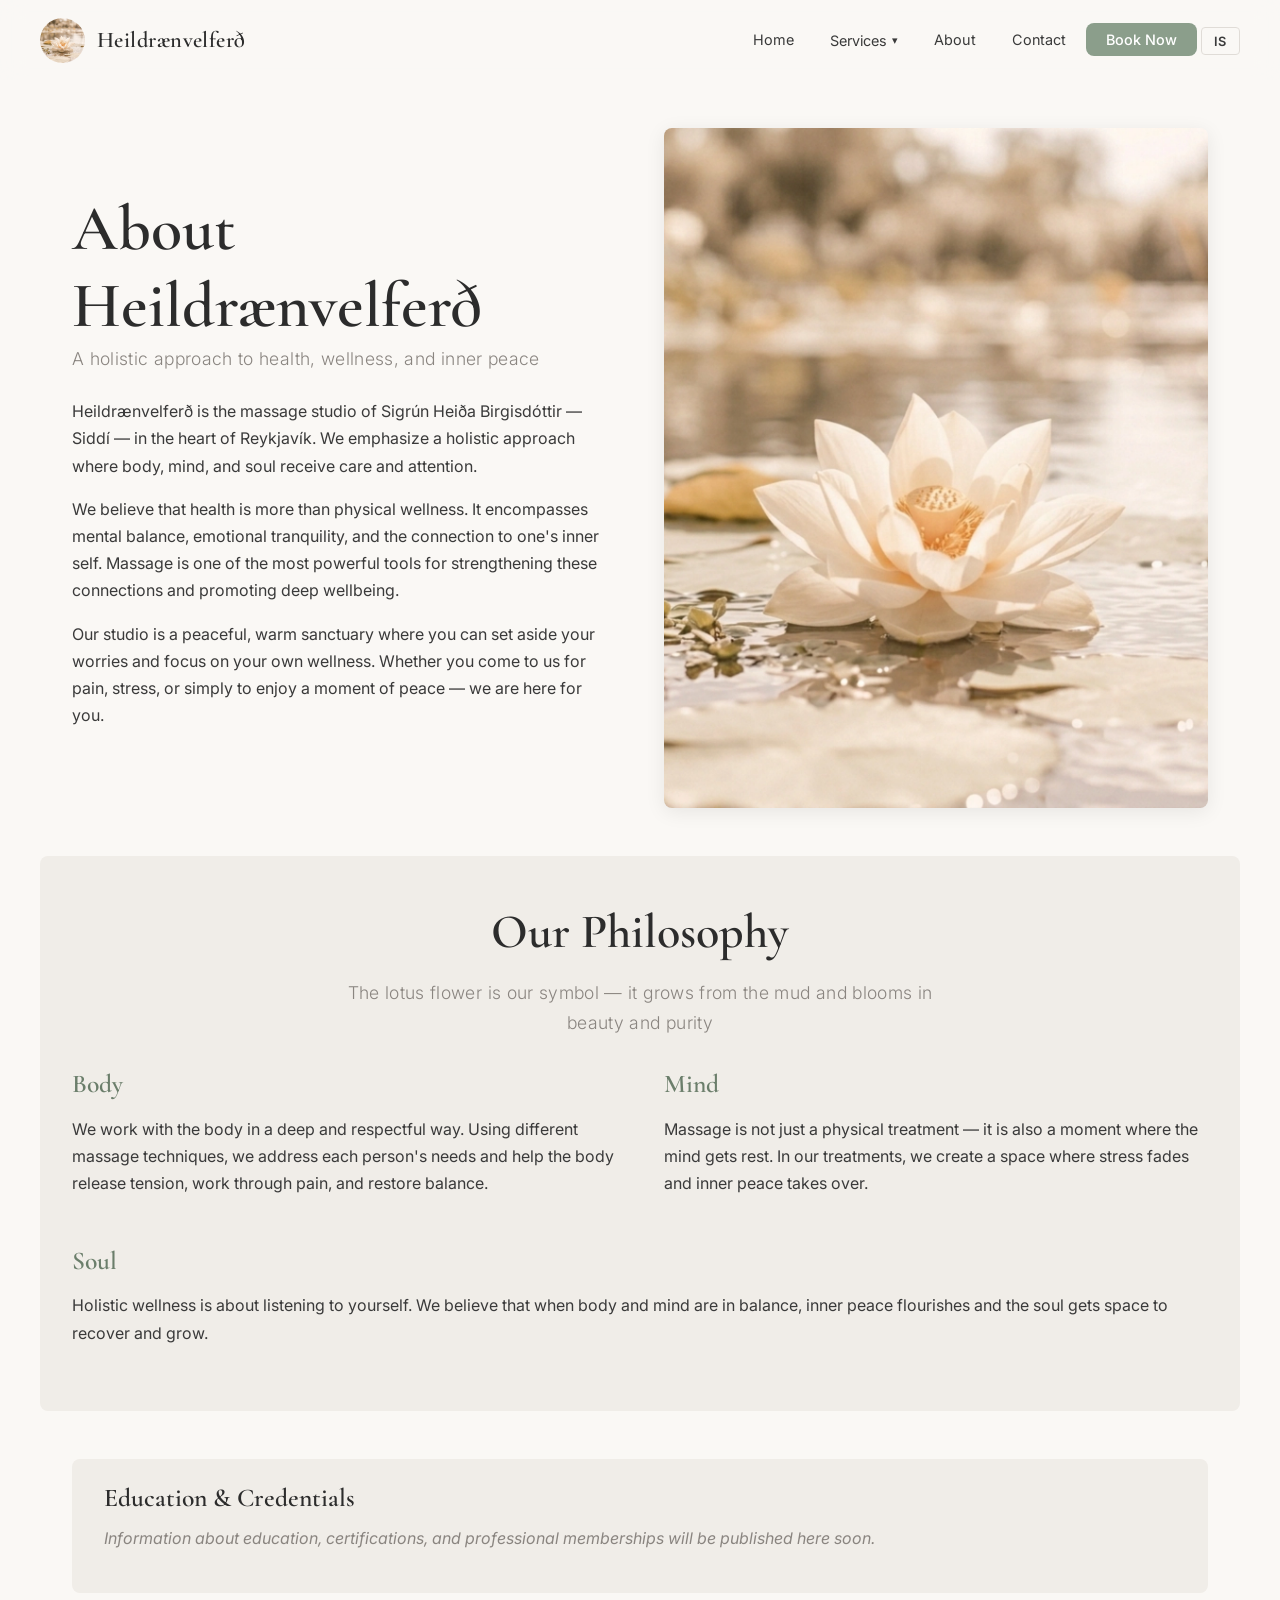
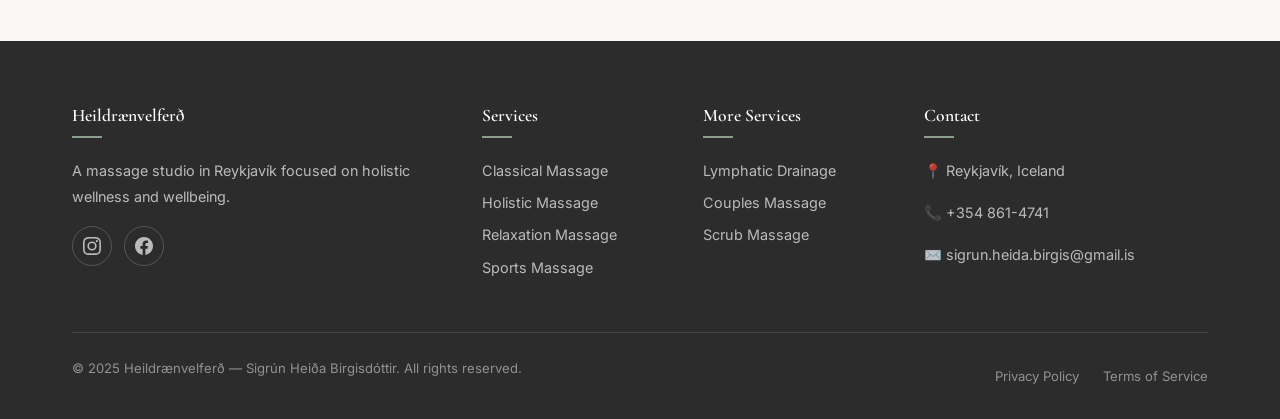
<file: en/about.html>
<!DOCTYPE html>
<html lang="en">
<head>
  <meta charset="UTF-8">
  <meta name="viewport" content="width=device-width, initial-scale=1.0">
  <title>About — Heildrænvelferð</title>
  <meta name="description" content="Learn about Heildrænvelferð and Sigrún Heiða Birgisdóttir — a massage therapist in Reykjavík focused on holistic wellness.">
  <link rel="canonical" href="https://yellowboy342.github.io/Heildraenvelferd/en/about.html">
  <link rel="icon" type="image/webp" href="../1000034608.webp">
  <link rel="stylesheet" href="../css/style.css">
</head>
<body>
  <a href="#main-content" class="skip-link">Skip to content</a>
  <div class="nav-overlay" aria-hidden="true"></div>
  <header class="site-header" role="banner">
    <div class="header-inner">
      <a href="index.html" class="logo" aria-label="Heildrænvelferð homepage"><img src="../1000034608.webp" alt="Heildrænvelferð lotus logo" width="45" height="45" style="border-radius:50%;"><span class="logo-text">Heildrænvelferð</span></a>
      <nav aria-label="Main navigation">
        <ul class="nav-links">
          <li><a href="index.html">Home</a></li>
          <li class="has-dropdown"><button class="dropdown-toggle" aria-expanded="false" aria-haspopup="true">Services</button><ul class="dropdown-menu" role="menu"><li role="menuitem"><a href="services.html#classical-massage">Classical Massage</a></li><li role="menuitem"><a href="services.html#holistic-massage">Holistic Massage</a></li><li role="menuitem"><a href="services.html#relaxation-massage">Relaxation Massage</a></li><li role="menuitem"><a href="services.html#sports-massage">Sports Massage</a></li><li role="menuitem"><a href="services.html#lymphatic-drainage">Lymphatic Drainage</a></li><li role="menuitem"><a href="services.html#couples-massage">Couples Massage</a></li><li role="menuitem"><a href="services.html#scrub-massage">Scrub Massage</a></li></ul></li>
          <li><a href="about.html" aria-current="page">About</a></li>
          <li><a href="index.html#contact">Contact</a></li>
          <li class="nav-cta"><a href="index.html#contact">Book Now</a></li>
          <li class="lang-switch"><a href="../um-okkur.html" aria-label="Skipta yfir á íslensku">IS</a></li>
        </ul>
      </nav>
      <button class="hamburger" aria-label="Open menu" aria-expanded="false"><span></span><span></span><span></span></button>
    </div>
  </header>

  <main id="main-content" class="legal-page">
    <div class="container">
      <div class="about-grid fade-in" style="margin-bottom: 3rem;">
        <div class="about-text">
          <h1>About Heildrænvelferð</h1>
          <p class="section-subtitle">A holistic approach to health, wellness, and inner peace</p>
          <p>Heildrænvelferð is the massage studio of Sigrún Heiða Birgisdóttir — Siddí — in the heart of Reykjavík. We emphasize a holistic approach where body, mind, and soul receive care and attention.</p>
          <p>We believe that health is more than physical wellness. It encompasses mental balance, emotional tranquility, and the connection to one's inner self. Massage is one of the most powerful tools for strengthening these connections and promoting deep wellbeing.</p>
          <p>Our studio is a peaceful, warm sanctuary where you can set aside your worries and focus on your own wellness. Whether you come to us for pain, stress, or simply to enjoy a moment of peace — we are here for you.</p>
        </div>
        <div class="about-img">
          <img src="../1000034608.webp" alt="Heildrænvelferð — lotus flower on water, symbol of peace and balance" loading="lazy">
        </div>
      </div>

      <section class="section section--alt" style="margin: 3rem -2rem; padding: 3rem 2rem; border-radius: 8px;">
        <div class="text-center fade-in">
          <h2>Our Philosophy</h2>
          <p class="section-subtitle" style="max-width: 600px; margin: 0 auto 2rem;">The lotus flower is our symbol — it grows from the mud and blooms in beauty and purity</p>
        </div>
        <div class="about-grid fade-in">
          <div>
            <h4 style="color: var(--accent-hover); margin-bottom: 1rem;">Body</h4>
            <p>We work with the body in a deep and respectful way. Using different massage techniques, we address each person's needs and help the body release tension, work through pain, and restore balance.</p>
          </div>
          <div>
            <h4 style="color: var(--accent-hover); margin-bottom: 1rem;">Mind</h4>
            <p>Massage is not just a physical treatment — it is also a moment where the mind gets rest. In our treatments, we create a space where stress fades and inner peace takes over.</p>
          </div>
        </div>
        <div class="fade-in" style="margin-top: 2rem;">
          <h4 style="color: var(--accent-hover); margin-bottom: 1rem;">Soul</h4>
          <p>Holistic wellness is about listening to yourself. We believe that when body and mind are in balance, inner peace flourishes and the soul gets space to recover and grow.</p>
        </div>
      </section>

      <section class="fade-in" style="margin-top: 3rem; margin-bottom: 3rem;">
        <div class="credential-badge">
          <div>
            <h4>Education & Credentials</h4>
            <p style="color: var(--text-light); font-style: italic;">Information about education, certifications, and professional memberships will be published here soon.</p>
          </div>
        </div>
      </section>
    </div>
  </main>

  <footer class="site-footer" role="contentinfo">
    <div class="container">
      <div class="footer-grid">
        <div class="footer-col"><h4>Heildrænvelferð</h4><p>A massage studio in Reykjavík focused on holistic wellness and wellbeing.</p>
          <div class="footer-social"><a href="https://www.instagram.com/heilsusetur_siddiar" target="_blank" rel="noopener noreferrer" aria-label="Instagram"><svg width="18" height="18" viewBox="0 0 24 24" fill="currentColor"><path d="M12 2.163c3.204 0 3.584.012 4.85.07 3.252.148 4.771 1.691 4.919 4.919.058 1.265.069 1.645.069 4.849 0 3.205-.012 3.584-.069 4.849-.149 3.225-1.664 4.771-4.919 4.919-1.266.058-1.644.07-4.85.07-3.204 0-3.584-.012-4.849-.07-3.26-.149-4.771-1.699-4.919-4.92-.058-1.265-.07-1.644-.07-4.849 0-3.204.013-3.583.07-4.849.149-3.227 1.664-4.771 4.919-4.919 1.266-.057 1.645-.069 4.849-.069zM12 0C8.741 0 8.333.014 7.053.072 2.695.272.273 2.69.073 7.052.014 8.333 0 8.741 0 12c0 3.259.014 3.668.072 4.948.2 4.358 2.618 6.78 6.98 6.98C8.333 23.986 8.741 24 12 24c3.259 0 3.668-.014 4.948-.072 4.354-.2 6.782-2.618 6.979-6.98.059-1.28.073-1.689.073-4.948 0-3.259-.014-3.667-.072-4.947-.196-4.354-2.617-6.78-6.979-6.98C15.668.014 15.259 0 12 0zm0 5.838a6.162 6.162 0 100 12.324 6.162 6.162 0 000-12.324zM12 16a4 4 0 110-8 4 4 0 010 8zm6.406-11.845a1.44 1.44 0 100 2.881 1.44 1.44 0 000-2.881z"/></svg></a><a href="https://www.facebook.com/profile.php?id=100082709563496" target="_blank" rel="noopener noreferrer" aria-label="Facebook"><svg width="18" height="18" viewBox="0 0 24 24" fill="currentColor"><path d="M24 12.073c0-6.627-5.373-12-12-12s-12 5.373-12 12c0 5.99 4.388 10.954 10.125 11.854v-8.385H7.078v-3.47h3.047V9.43c0-3.007 1.792-4.669 4.533-4.669 1.312 0 2.686.235 2.686.235v2.953H15.83c-1.491 0-1.956.925-1.956 1.874v2.25h3.328l-.532 3.47h-2.796v8.385C19.612 23.027 24 18.062 24 12.073z"/></svg></a></div>
        </div>
        <div class="footer-col"><h4>Services</h4><div class="footer-links"><a href="services.html#classical-massage">Classical Massage</a><a href="services.html#holistic-massage">Holistic Massage</a><a href="services.html#relaxation-massage">Relaxation Massage</a><a href="services.html#sports-massage">Sports Massage</a></div></div>
        <div class="footer-col"><h4>More Services</h4><div class="footer-links"><a href="services.html#lymphatic-drainage">Lymphatic Drainage</a><a href="services.html#couples-massage">Couples Massage</a><a href="services.html#scrub-massage">Scrub Massage</a></div></div>
        <div class="footer-col"><h4>Contact</h4><p>📍 Reykjavík, Iceland</p><p>📞 <a href="tel:+3548614741">+354 861-4741</a></p><p>✉️ <a href="mailto:sigrun.heida.birgis@gmail.is">sigrun.heida.birgis@gmail.is</a></p></div>
      </div>
      <div class="footer-bottom"><p>&copy; 2025 Heildrænvelferð — Sigrún Heiða Birgisdóttir. All rights reserved.</p><div class="footer-legal"><a href="privacy-policy.html">Privacy Policy</a><a href="terms.html">Terms of Service</a></div></div>
    </div>
  </footer>
  <script src="../js/main.js"></script>
</body>
</html>
</file>
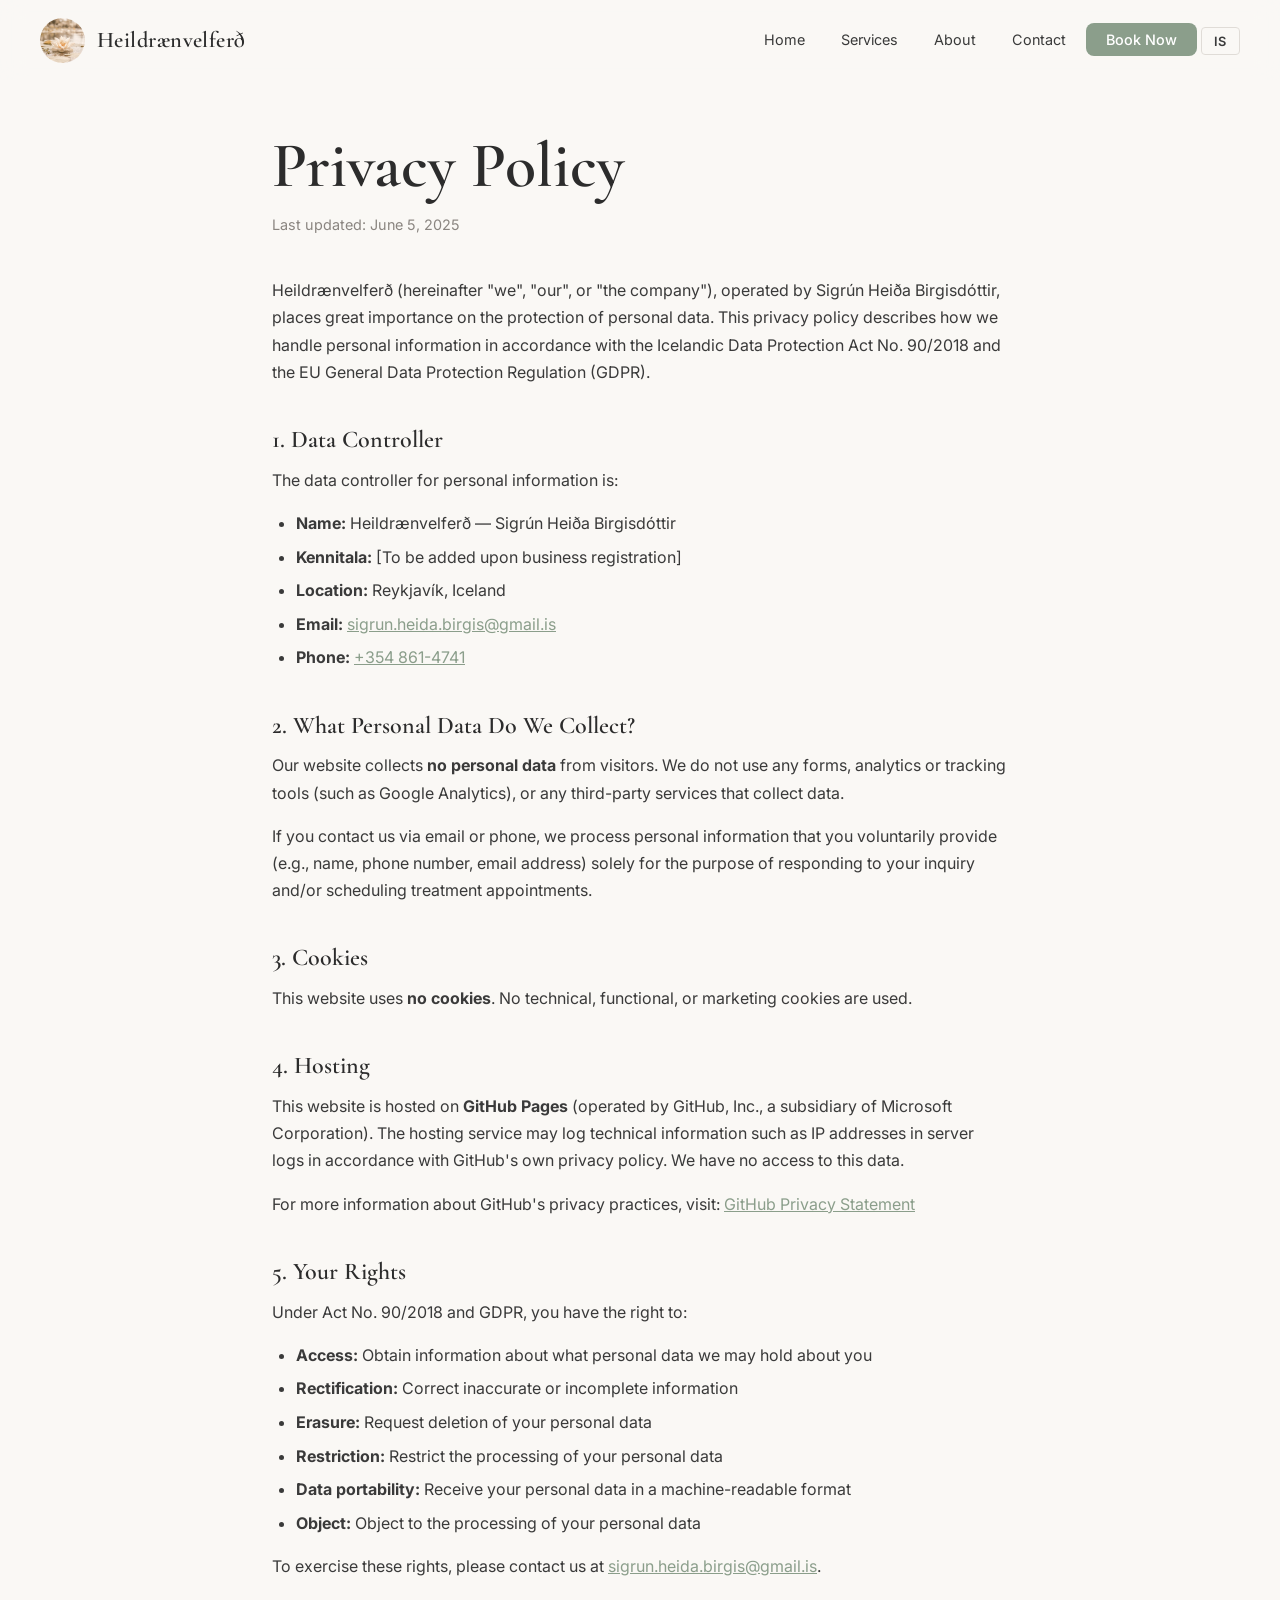
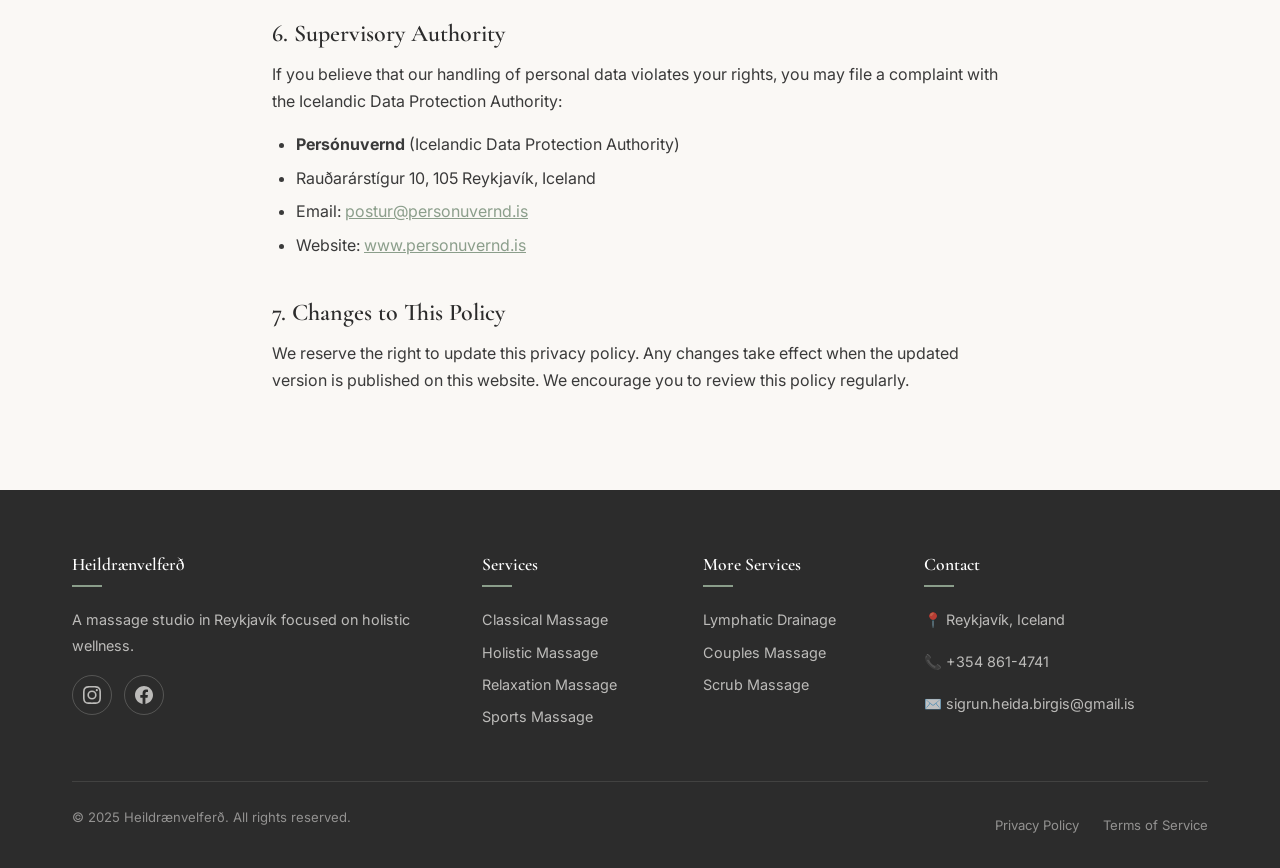
<file: en/privacy-policy.html>
<!DOCTYPE html>
<html lang="en">
<head>
  <meta charset="UTF-8">
  <meta name="viewport" content="width=device-width, initial-scale=1.0">
  <title>Privacy Policy — Heildrænvelferð</title>
  <meta name="description" content="Privacy policy for Heildrænvelferð. Information about personal data handling in accordance with GDPR and Icelandic Data Protection Act No. 90/2018.">
  <link rel="canonical" href="https://yellowboy342.github.io/Heildraenvelferd/en/privacy-policy.html">
  <link rel="icon" type="image/webp" href="../1000034608.webp">
  <link rel="stylesheet" href="../css/style.css">
</head>
<body>
  <a href="#main-content" class="skip-link">Skip to content</a>
  <div class="nav-overlay" aria-hidden="true"></div>
  <header class="site-header" role="banner">
    <div class="header-inner">
      <a href="index.html" class="logo"><img src="../1000034608.webp" alt="Heildrænvelferð" width="45" height="45" style="border-radius:50%;"><span class="logo-text">Heildrænvelferð</span></a>
      <nav aria-label="Main navigation">
        <ul class="nav-links">
          <li><a href="index.html">Home</a></li>
          <li><a href="services.html">Services</a></li>
          <li><a href="about.html">About</a></li>
          <li><a href="index.html#contact">Contact</a></li>
          <li class="nav-cta"><a href="index.html#contact">Book Now</a></li>
          <li class="lang-switch"><a href="../personuverndarstefna.html">IS</a></li>
        </ul>
      </nav>
      <button class="hamburger" aria-label="Open menu" aria-expanded="false"><span></span><span></span><span></span></button>
    </div>
  </header>

  <main id="main-content" class="legal-page section">
    <div class="container legal-content">
      <h1>Privacy Policy</h1>
      <p class="last-updated">Last updated: June 5, 2025</p>

      <p>Heildrænvelferð (hereinafter "we", "our", or "the company"), operated by Sigrún Heiða Birgisdóttir, places great importance on the protection of personal data. This privacy policy describes how we handle personal information in accordance with the Icelandic Data Protection Act No. 90/2018 and the EU General Data Protection Regulation (GDPR).</p>

      <h2>1. Data Controller</h2>
      <p>The data controller for personal information is:</p>
      <ul>
        <li><strong>Name:</strong> Heildrænvelferð — Sigrún Heiða Birgisdóttir</li>
        <li><strong>Kennitala:</strong> [To be added upon business registration]</li>
        <li><strong>Location:</strong> Reykjavík, Iceland</li>
        <li><strong>Email:</strong> <a href="mailto:sigrun.heida.birgis@gmail.is">sigrun.heida.birgis@gmail.is</a></li>
        <li><strong>Phone:</strong> <a href="tel:+3548614741">+354 861-4741</a></li>
      </ul>

      <h2>2. What Personal Data Do We Collect?</h2>
      <p>Our website collects <strong>no personal data</strong> from visitors. We do not use any forms, analytics or tracking tools (such as Google Analytics), or any third-party services that collect data.</p>
      <p>If you contact us via email or phone, we process personal information that you voluntarily provide (e.g., name, phone number, email address) solely for the purpose of responding to your inquiry and/or scheduling treatment appointments.</p>

      <h2>3. Cookies</h2>
      <p>This website uses <strong>no cookies</strong>. No technical, functional, or marketing cookies are used.</p>

      <h2>4. Hosting</h2>
      <p>This website is hosted on <strong>GitHub Pages</strong> (operated by GitHub, Inc., a subsidiary of Microsoft Corporation). The hosting service may log technical information such as IP addresses in server logs in accordance with GitHub's own privacy policy. We have no access to this data.</p>
      <p>For more information about GitHub's privacy practices, visit: <a href="https://docs.github.com/en/site-policy/privacy-policies/github-general-privacy-statement" target="_blank" rel="noopener noreferrer">GitHub Privacy Statement</a></p>

      <h2>5. Your Rights</h2>
      <p>Under Act No. 90/2018 and GDPR, you have the right to:</p>
      <ul>
        <li><strong>Access:</strong> Obtain information about what personal data we may hold about you</li>
        <li><strong>Rectification:</strong> Correct inaccurate or incomplete information</li>
        <li><strong>Erasure:</strong> Request deletion of your personal data</li>
        <li><strong>Restriction:</strong> Restrict the processing of your personal data</li>
        <li><strong>Data portability:</strong> Receive your personal data in a machine-readable format</li>
        <li><strong>Object:</strong> Object to the processing of your personal data</li>
      </ul>
      <p>To exercise these rights, please contact us at <a href="mailto:sigrun.heida.birgis@gmail.is">sigrun.heida.birgis@gmail.is</a>.</p>

      <h2>6. Supervisory Authority</h2>
      <p>If you believe that our handling of personal data violates your rights, you may file a complaint with the Icelandic Data Protection Authority:</p>
      <ul>
        <li><strong>Persónuvernd</strong> (Icelandic Data Protection Authority)</li>
        <li>Rauðarárstígur 10, 105 Reykjavík, Iceland</li>
        <li>Email: <a href="mailto:postur@personuvernd.is">postur@personuvernd.is</a></li>
        <li>Website: <a href="https://www.personuvernd.is" target="_blank" rel="noopener noreferrer">www.personuvernd.is</a></li>
      </ul>

      <h2>7. Changes to This Policy</h2>
      <p>We reserve the right to update this privacy policy. Any changes take effect when the updated version is published on this website. We encourage you to review this policy regularly.</p>
    </div>
  </main>

  <footer class="site-footer" role="contentinfo">
    <div class="container">
      <div class="footer-grid">
        <div class="footer-col"><h4>Heildrænvelferð</h4><p>A massage studio in Reykjavík focused on holistic wellness.</p>
          <div class="footer-social"><a href="https://www.instagram.com/heilsusetur_siddiar" target="_blank" rel="noopener noreferrer" aria-label="Instagram"><svg width="18" height="18" viewBox="0 0 24 24" fill="currentColor"><path d="M12 2.163c3.204 0 3.584.012 4.85.07 3.252.148 4.771 1.691 4.919 4.919.058 1.265.069 1.645.069 4.849 0 3.205-.012 3.584-.069 4.849-.149 3.225-1.664 4.771-4.919 4.919-1.266.058-1.644.07-4.85.07-3.204 0-3.584-.012-4.849-.07-3.26-.149-4.771-1.699-4.919-4.92-.058-1.265-.07-1.644-.07-4.849 0-3.204.013-3.583.07-4.849.149-3.227 1.664-4.771 4.919-4.919 1.266-.057 1.645-.069 4.849-.069zM12 0C8.741 0 8.333.014 7.053.072 2.695.272.273 2.69.073 7.052.014 8.333 0 8.741 0 12c0 3.259.014 3.668.072 4.948.2 4.358 2.618 6.78 6.98 6.98C8.333 23.986 8.741 24 12 24c3.259 0 3.668-.014 4.948-.072 4.354-.2 6.782-2.618 6.979-6.98.059-1.28.073-1.689.073-4.948 0-3.259-.014-3.667-.072-4.947-.196-4.354-2.617-6.78-6.979-6.98C15.668.014 15.259 0 12 0zm0 5.838a6.162 6.162 0 100 12.324 6.162 6.162 0 000-12.324zM12 16a4 4 0 110-8 4 4 0 010 8zm6.406-11.845a1.44 1.44 0 100 2.881 1.44 1.44 0 000-2.881z"/></svg></a><a href="https://www.facebook.com/profile.php?id=100082709563496" target="_blank" rel="noopener noreferrer" aria-label="Facebook"><svg width="18" height="18" viewBox="0 0 24 24" fill="currentColor"><path d="M24 12.073c0-6.627-5.373-12-12-12s-12 5.373-12 12c0 5.99 4.388 10.954 10.125 11.854v-8.385H7.078v-3.47h3.047V9.43c0-3.007 1.792-4.669 4.533-4.669 1.312 0 2.686.235 2.686.235v2.953H15.83c-1.491 0-1.956.925-1.956 1.874v2.25h3.328l-.532 3.47h-2.796v8.385C19.612 23.027 24 18.062 24 12.073z"/></svg></a></div>
        </div>
        <div class="footer-col"><h4>Services</h4><div class="footer-links"><a href="services.html#classical-massage">Classical Massage</a><a href="services.html#holistic-massage">Holistic Massage</a><a href="services.html#relaxation-massage">Relaxation Massage</a><a href="services.html#sports-massage">Sports Massage</a></div></div>
        <div class="footer-col"><h4>More Services</h4><div class="footer-links"><a href="services.html#lymphatic-drainage">Lymphatic Drainage</a><a href="services.html#couples-massage">Couples Massage</a><a href="services.html#scrub-massage">Scrub Massage</a></div></div>
        <div class="footer-col"><h4>Contact</h4><p>📍 Reykjavík, Iceland</p><p>📞 <a href="tel:+3548614741">+354 861-4741</a></p><p>✉️ <a href="mailto:sigrun.heida.birgis@gmail.is">sigrun.heida.birgis@gmail.is</a></p></div>
      </div>
      <div class="footer-bottom"><p>&copy; 2025 Heildrænvelferð. All rights reserved.</p><div class="footer-legal"><a href="privacy-policy.html">Privacy Policy</a><a href="terms.html">Terms of Service</a></div></div>
    </div>
  </footer>
  <script src="../js/main.js"></script>
</body>
</html>
</file>
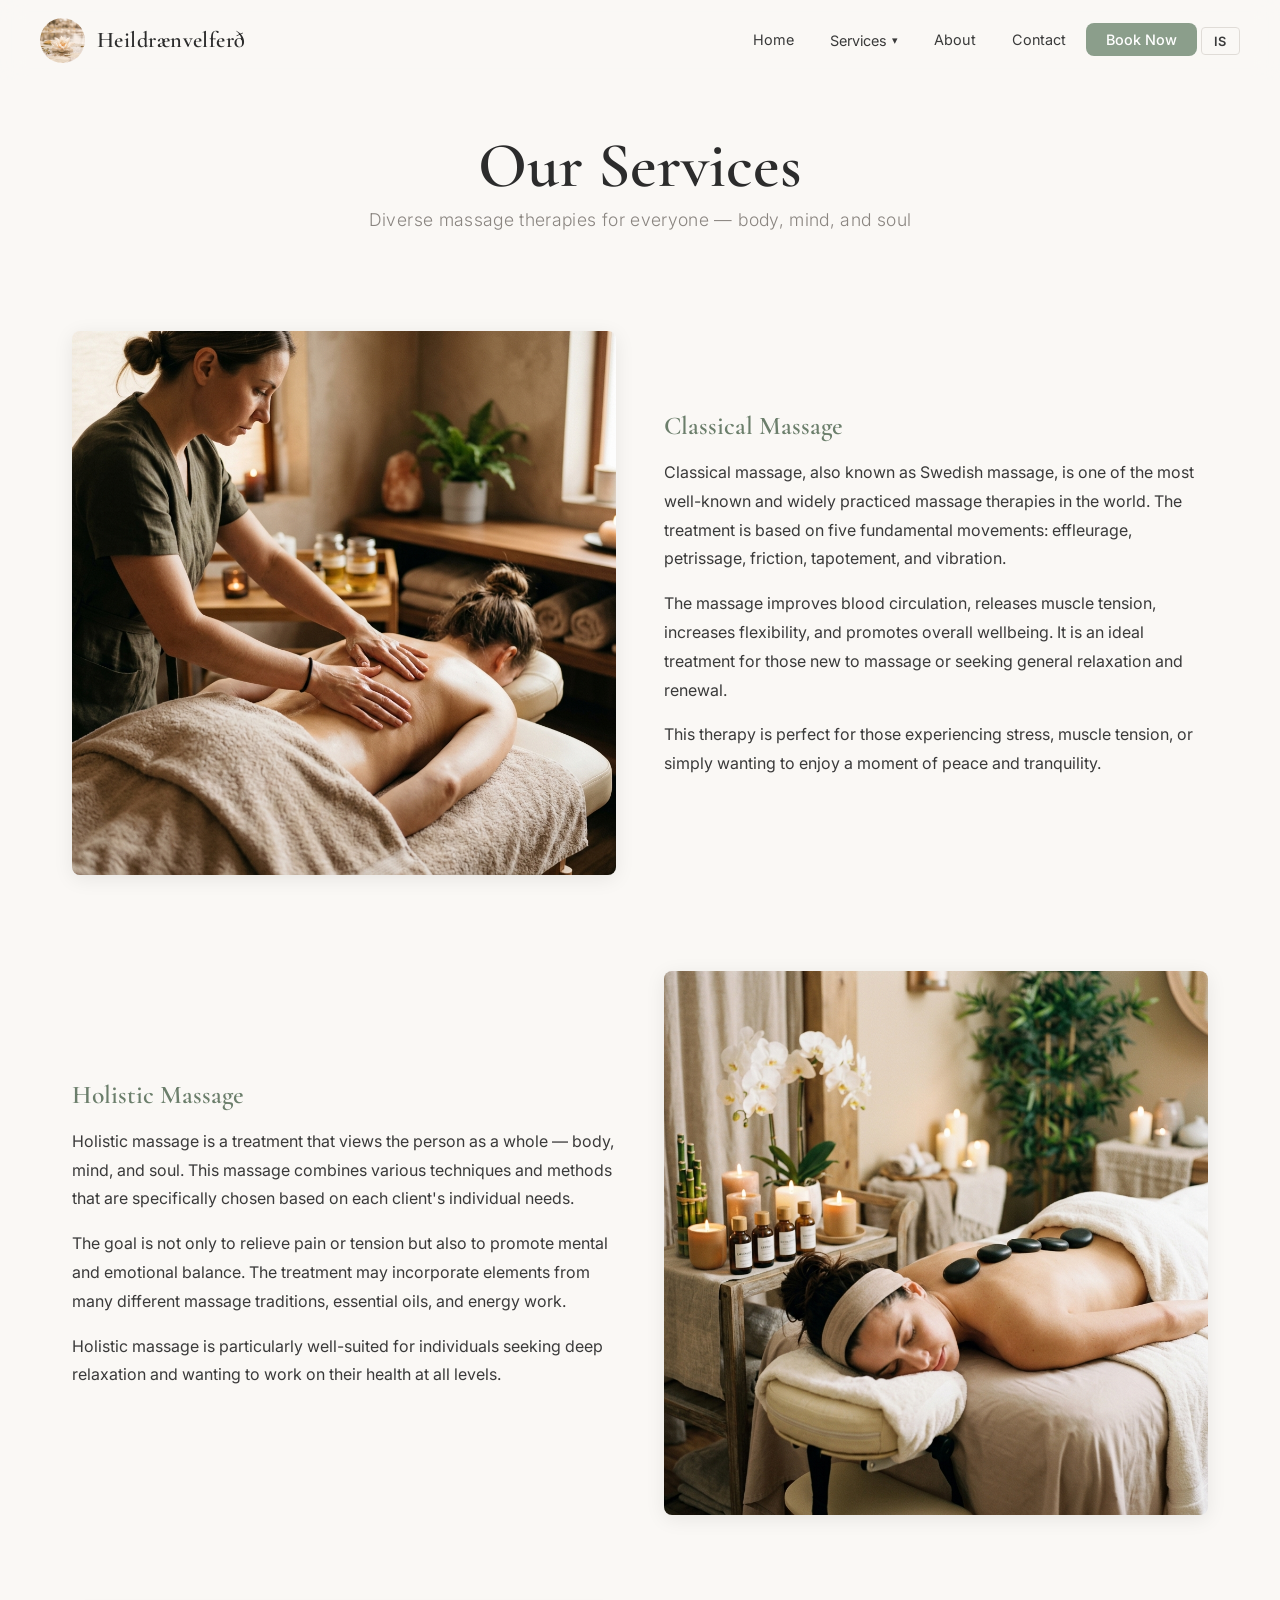
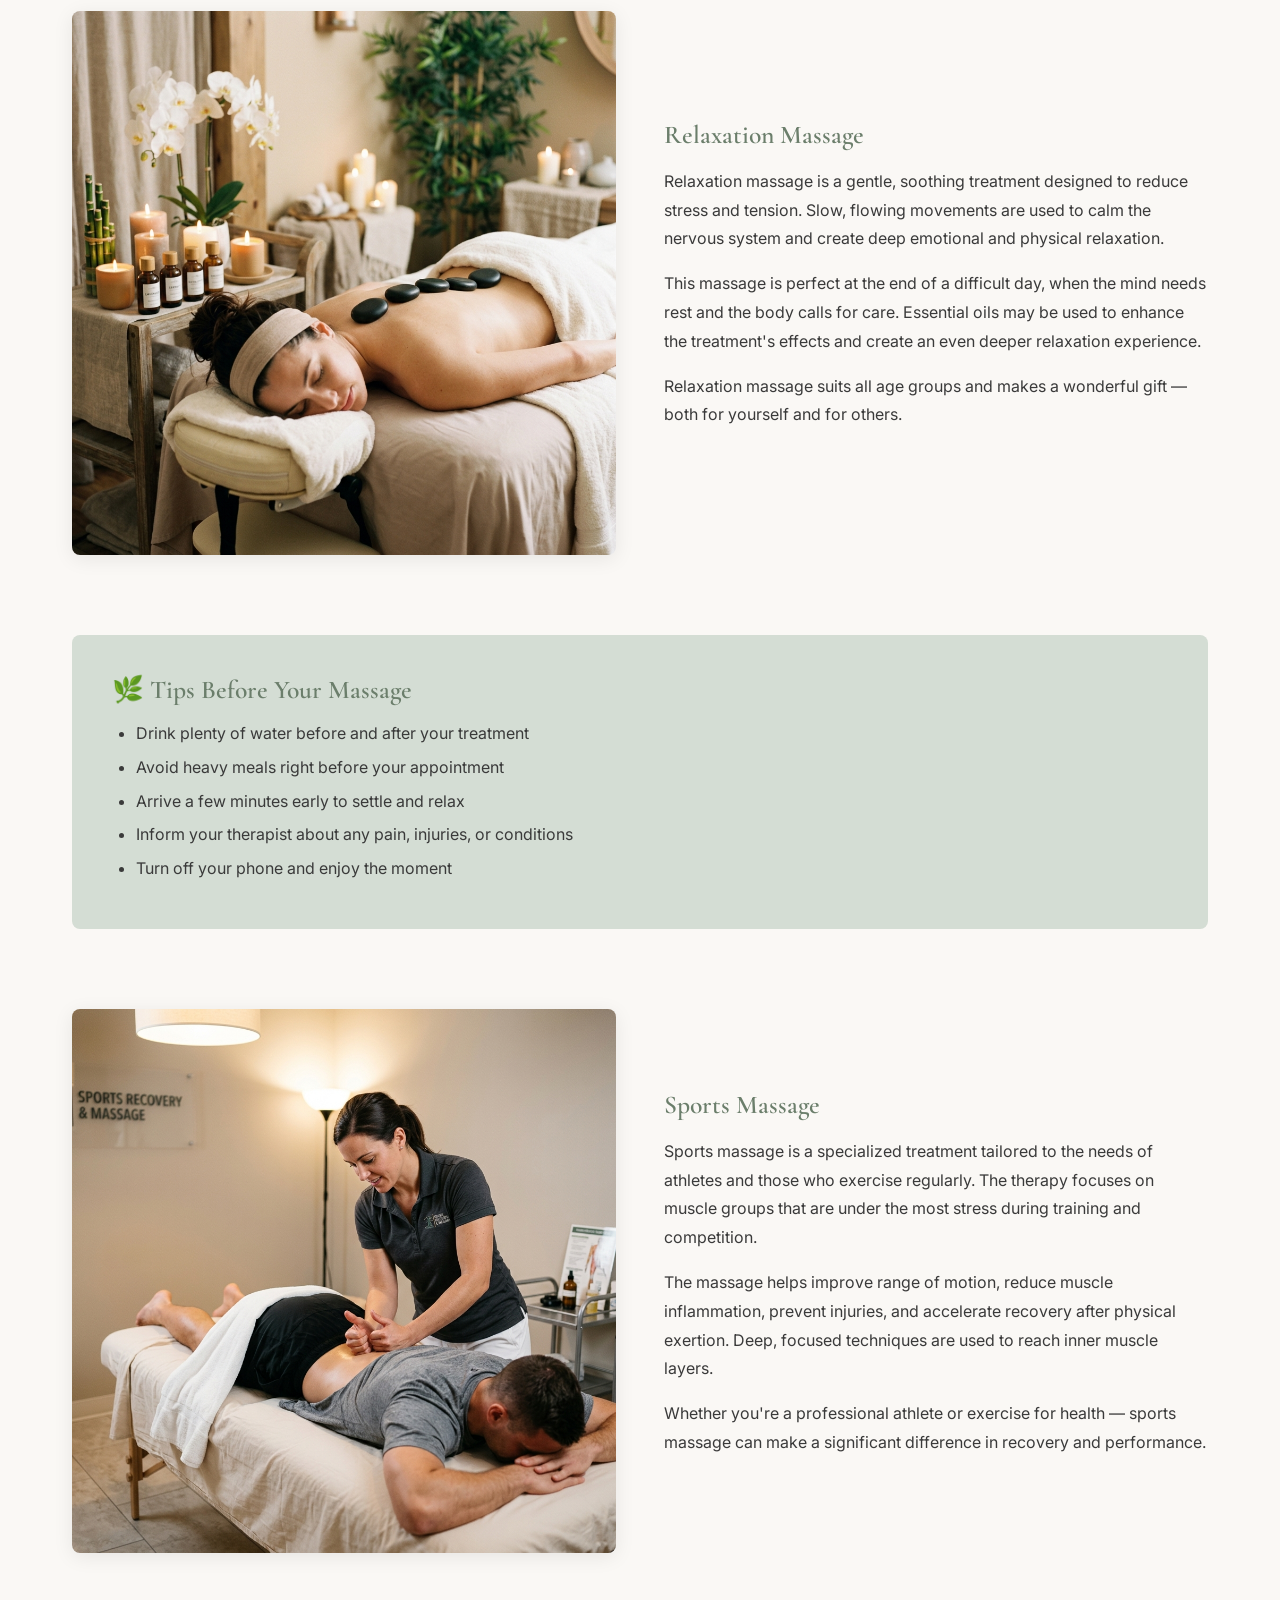
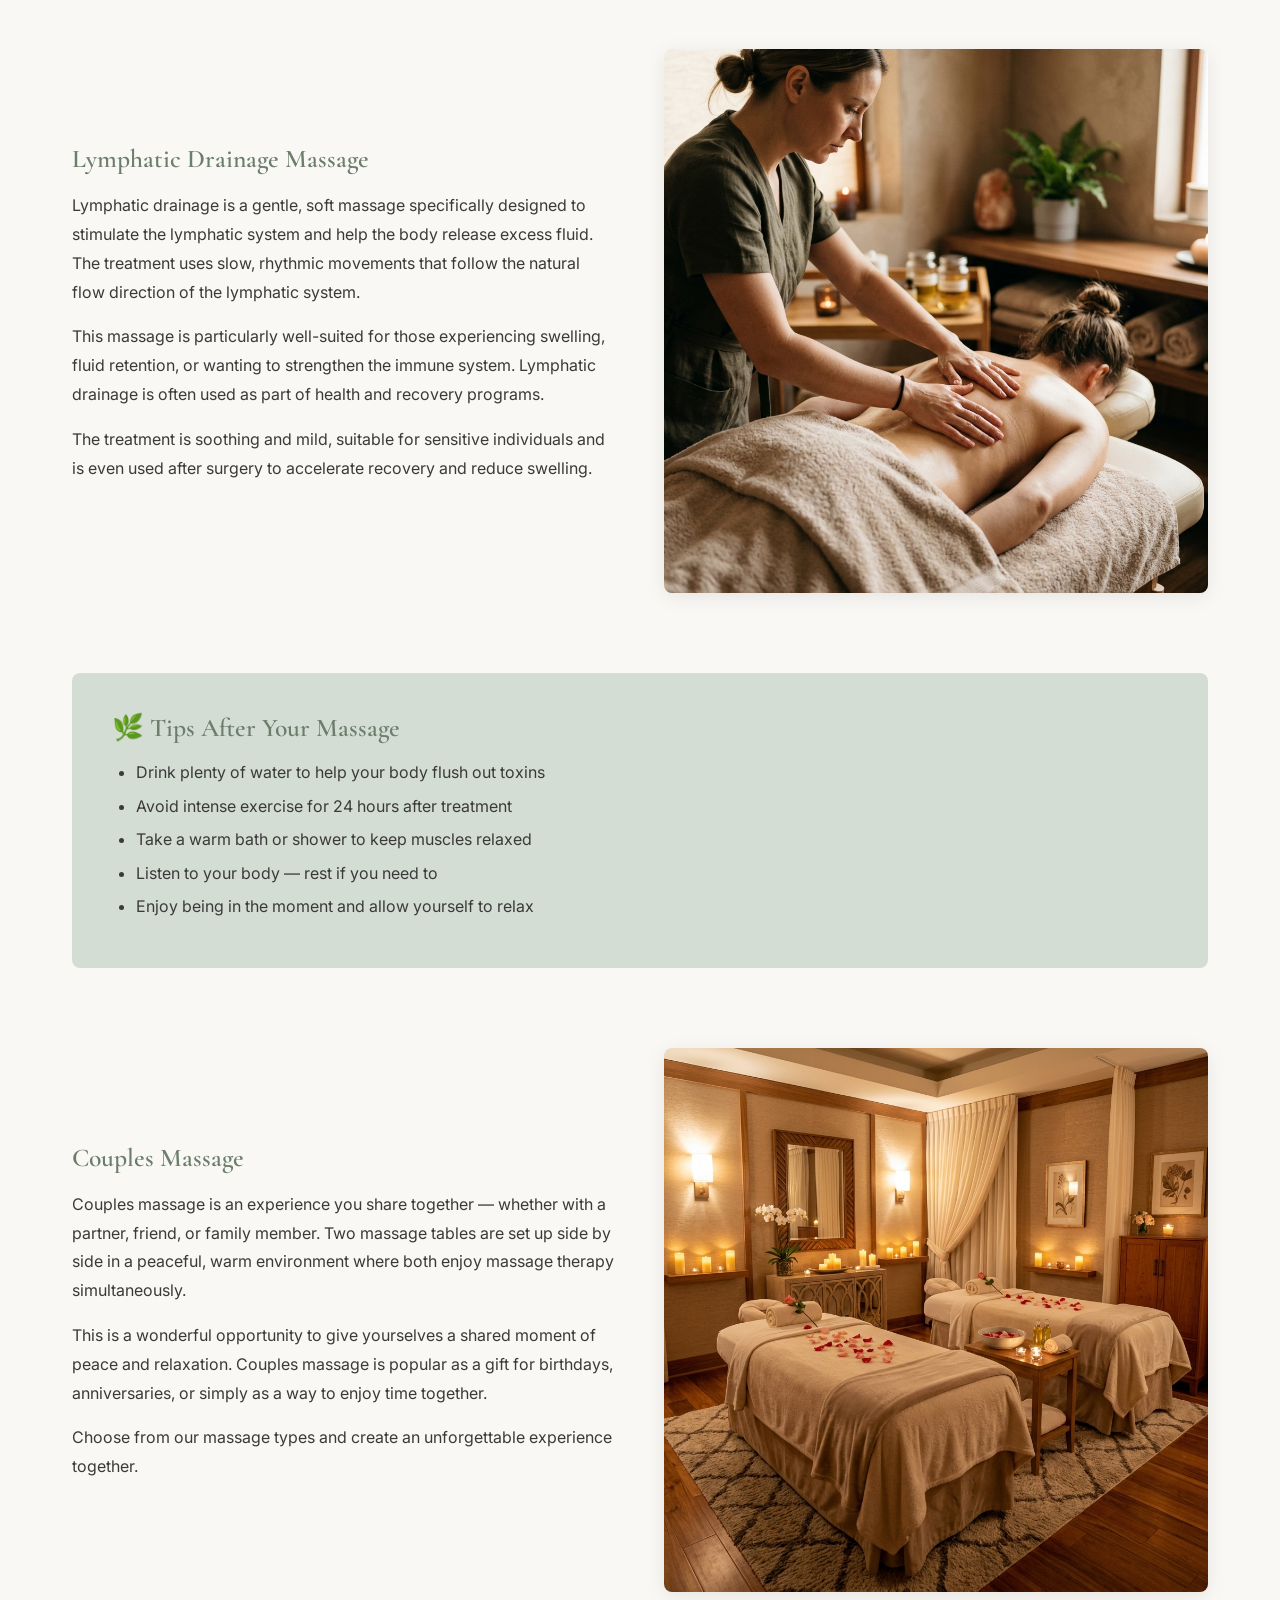
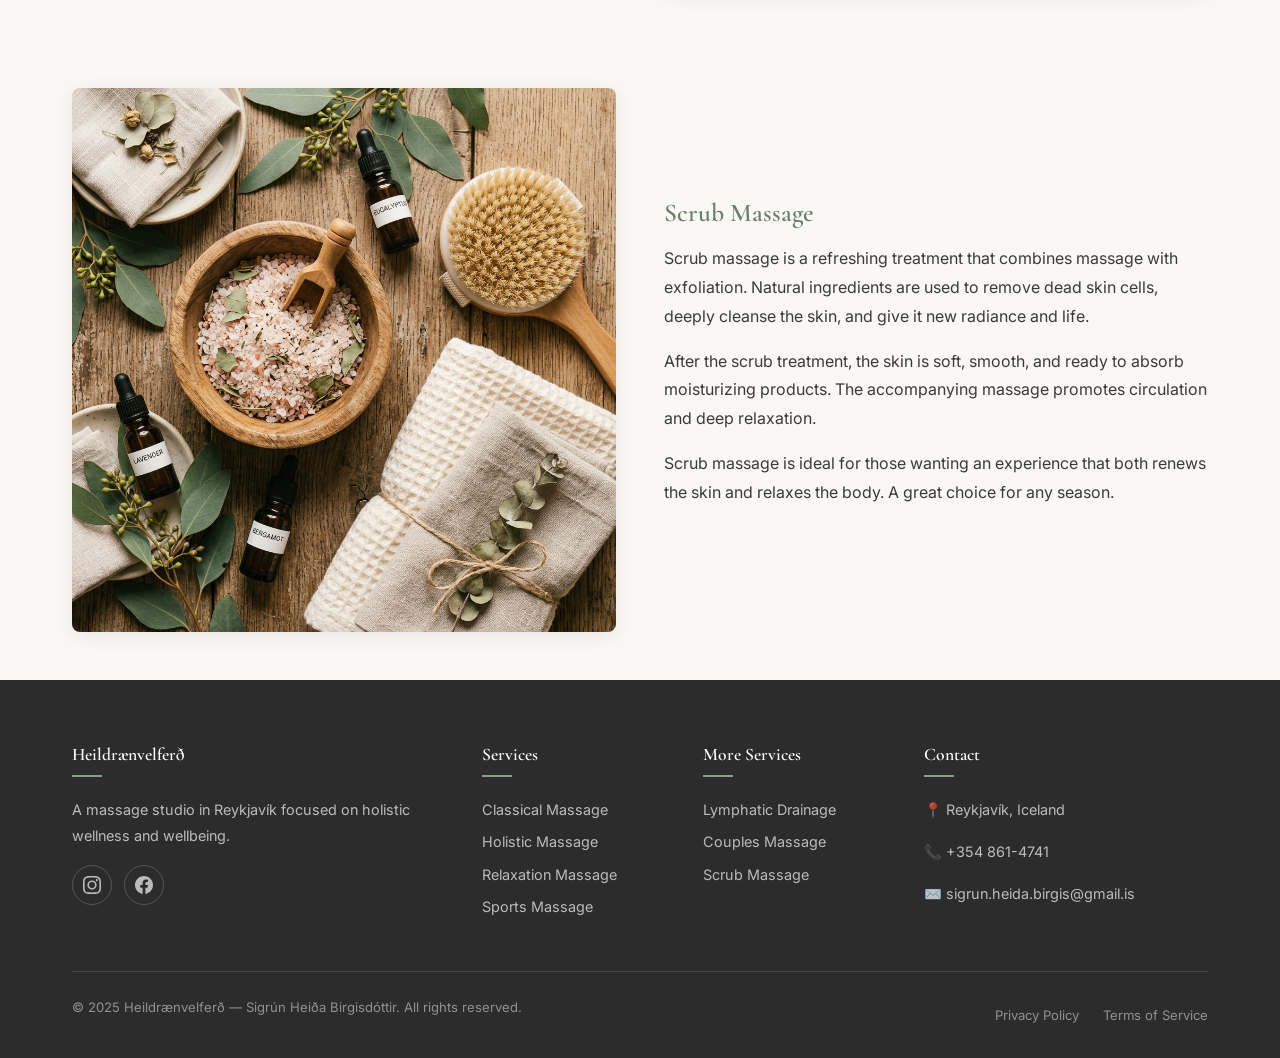
<file: en/services.html>
<!DOCTYPE html>
<html lang="en">
<head>
  <meta charset="UTF-8">
  <meta name="viewport" content="width=device-width, initial-scale=1.0">
  <title>Services — Heildrænvelferð</title>
  <meta name="description" content="Explore our massage services: classical, holistic, relaxation, sports, lymphatic drainage, couples, and scrub massage in Reykjavík.">
  <link rel="canonical" href="https://yellowboy342.github.io/Heildraenvelferd/en/services.html">
  <link rel="icon" type="image/webp" href="../1000034608.webp">
  <link rel="stylesheet" href="../css/style.css">
</head>
<body>
  <a href="#main-content" class="skip-link">Skip to content</a>
  <div class="nav-overlay" aria-hidden="true"></div>

  <header class="site-header" role="banner">
    <div class="header-inner">
      <a href="index.html" class="logo" aria-label="Heildrænvelferð homepage">
        <img src="../1000034608.webp" alt="Heildrænvelferð lotus logo" width="45" height="45" style="border-radius:50%;">
        <span class="logo-text">Heildrænvelferð</span>
      </a>
      <nav aria-label="Main navigation">
        <ul class="nav-links">
          <li><a href="index.html">Home</a></li>
          <li class="has-dropdown">
            <button class="dropdown-toggle" aria-expanded="false" aria-haspopup="true">Services</button>
            <ul class="dropdown-menu" role="menu">
              <li role="menuitem"><a href="#classical-massage">Classical Massage</a></li>
              <li role="menuitem"><a href="#holistic-massage">Holistic Massage</a></li>
              <li role="menuitem"><a href="#relaxation-massage">Relaxation Massage</a></li>
              <li role="menuitem"><a href="#sports-massage">Sports Massage</a></li>
              <li role="menuitem"><a href="#lymphatic-drainage">Lymphatic Drainage</a></li>
              <li role="menuitem"><a href="#couples-massage">Couples Massage</a></li>
              <li role="menuitem"><a href="#scrub-massage">Scrub Massage</a></li>
            </ul>
          </li>
          <li><a href="about.html">About</a></li>
          <li><a href="index.html#contact">Contact</a></li>
          <li class="nav-cta"><a href="index.html#contact">Book Now</a></li>
          <li class="lang-switch"><a href="../thjonusta.html" aria-label="Skipta yfir á íslensku">IS</a></li>
        </ul>
      </nav>
      <button class="hamburger" aria-label="Open menu" aria-expanded="false"><span></span><span></span><span></span></button>
    </div>
  </header>

  <main id="main-content" class="legal-page">
    <div class="container">
      <div class="text-center fade-in" style="margin-bottom: 3rem;">
        <h1>Our Services</h1>
        <p class="section-subtitle">Diverse massage therapies for everyone — body, mind, and soul</p>
      </div>

      <!-- 1. Classical Massage -->
      <div class="service-block fade-in" id="classical-massage">
        <div class="service-block-text">
          <h4>Classical Massage</h4>
          <p>Classical massage, also known as Swedish massage, is one of the most well-known and widely practiced massage therapies in the world. The treatment is based on five fundamental movements: effleurage, petrissage, friction, tapotement, and vibration.</p>
          <p>The massage improves blood circulation, releases muscle tension, increases flexibility, and promotes overall wellbeing. It is an ideal treatment for those new to massage or seeking general relaxation and renewal.</p>
          <p>This therapy is perfect for those experiencing stress, muscle tension, or simply wanting to enjoy a moment of peace and tranquility.</p>
        </div>
        <div class="service-block-img"><img src="../images/massage-classical.png" alt="Classical massage therapy" loading="lazy"></div>
      </div>

      <!-- 2. Holistic Massage -->
      <div class="service-block fade-in" id="holistic-massage">
        <div class="service-block-text">
          <h4>Holistic Massage</h4>
          <p>Holistic massage is a treatment that views the person as a whole — body, mind, and soul. This massage combines various techniques and methods that are specifically chosen based on each client's individual needs.</p>
          <p>The goal is not only to relieve pain or tension but also to promote mental and emotional balance. The treatment may incorporate elements from many different massage traditions, essential oils, and energy work.</p>
          <p>Holistic massage is particularly well-suited for individuals seeking deep relaxation and wanting to work on their health at all levels.</p>
        </div>
        <div class="service-block-img"><img src="../images/massage-relaxation.png" alt="Holistic massage therapy" loading="lazy"></div>
      </div>

      <!-- 3. Relaxation Massage -->
      <div class="service-block fade-in" id="relaxation-massage">
        <div class="service-block-text">
          <h4>Relaxation Massage</h4>
          <p>Relaxation massage is a gentle, soothing treatment designed to reduce stress and tension. Slow, flowing movements are used to calm the nervous system and create deep emotional and physical relaxation.</p>
          <p>This massage is perfect at the end of a difficult day, when the mind needs rest and the body calls for care. Essential oils may be used to enhance the treatment's effects and create an even deeper relaxation experience.</p>
          <p>Relaxation massage suits all age groups and makes a wonderful gift — both for yourself and for others.</p>
        </div>
        <div class="service-block-img"><img src="../images/massage-relaxation.png" alt="Relaxation massage therapy" loading="lazy"></div>
      </div>

      <!-- Tips: Before -->
      <div class="tips-block fade-in">
        <h4>🌿 Tips Before Your Massage</h4>
        <ul>
          <li>Drink plenty of water before and after your treatment</li>
          <li>Avoid heavy meals right before your appointment</li>
          <li>Arrive a few minutes early to settle and relax</li>
          <li>Inform your therapist about any pain, injuries, or conditions</li>
          <li>Turn off your phone and enjoy the moment</li>
        </ul>
      </div>

      <!-- 4. Sports Massage -->
      <div class="service-block fade-in" id="sports-massage">
        <div class="service-block-text">
          <h4>Sports Massage</h4>
          <p>Sports massage is a specialized treatment tailored to the needs of athletes and those who exercise regularly. The therapy focuses on muscle groups that are under the most stress during training and competition.</p>
          <p>The massage helps improve range of motion, reduce muscle inflammation, prevent injuries, and accelerate recovery after physical exertion. Deep, focused techniques are used to reach inner muscle layers.</p>
          <p>Whether you're a professional athlete or exercise for health — sports massage can make a significant difference in recovery and performance.</p>
        </div>
        <div class="service-block-img"><img src="../images/massage-sports.png" alt="Sports massage therapy" loading="lazy"></div>
      </div>

      <!-- 5. Lymphatic Drainage -->
      <div class="service-block fade-in" id="lymphatic-drainage">
        <div class="service-block-text">
          <h4>Lymphatic Drainage Massage</h4>
          <p>Lymphatic drainage is a gentle, soft massage specifically designed to stimulate the lymphatic system and help the body release excess fluid. The treatment uses slow, rhythmic movements that follow the natural flow direction of the lymphatic system.</p>
          <p>This massage is particularly well-suited for those experiencing swelling, fluid retention, or wanting to strengthen the immune system. Lymphatic drainage is often used as part of health and recovery programs.</p>
          <p>The treatment is soothing and mild, suitable for sensitive individuals and is even used after surgery to accelerate recovery and reduce swelling.</p>
        </div>
        <div class="service-block-img"><img src="../images/massage-classical.png" alt="Lymphatic drainage massage" loading="lazy"></div>
      </div>

      <!-- Tips: After -->
      <div class="tips-block fade-in">
        <h4>🌿 Tips After Your Massage</h4>
        <ul>
          <li>Drink plenty of water to help your body flush out toxins</li>
          <li>Avoid intense exercise for 24 hours after treatment</li>
          <li>Take a warm bath or shower to keep muscles relaxed</li>
          <li>Listen to your body — rest if you need to</li>
          <li>Enjoy being in the moment and allow yourself to relax</li>
        </ul>
      </div>

      <!-- 6. Couples Massage -->
      <div class="service-block fade-in" id="couples-massage">
        <div class="service-block-text">
          <h4>Couples Massage</h4>
          <p>Couples massage is an experience you share together — whether with a partner, friend, or family member. Two massage tables are set up side by side in a peaceful, warm environment where both enjoy massage therapy simultaneously.</p>
          <p>This is a wonderful opportunity to give yourselves a shared moment of peace and relaxation. Couples massage is popular as a gift for birthdays, anniversaries, or simply as a way to enjoy time together.</p>
          <p>Choose from our massage types and create an unforgettable experience together.</p>
        </div>
        <div class="service-block-img"><img src="../images/massage-couples.png" alt="Couples massage" loading="lazy"></div>
      </div>

      <!-- 7. Scrub Massage -->
      <div class="service-block fade-in" id="scrub-massage">
        <div class="service-block-text">
          <h4>Scrub Massage</h4>
          <p>Scrub massage is a refreshing treatment that combines massage with exfoliation. Natural ingredients are used to remove dead skin cells, deeply cleanse the skin, and give it new radiance and life.</p>
          <p>After the scrub treatment, the skin is soft, smooth, and ready to absorb moisturizing products. The accompanying massage promotes circulation and deep relaxation.</p>
          <p>Scrub massage is ideal for those wanting an experience that both renews the skin and relaxes the body. A great choice for any season.</p>
        </div>
        <div class="service-block-img"><img src="../images/massage-scrub.png" alt="Scrub massage treatment" loading="lazy"></div>
      </div>
    </div>
  </main>

  <footer class="site-footer" role="contentinfo">
    <div class="container">
      <div class="footer-grid">
        <div class="footer-col"><h4>Heildrænvelferð</h4><p>A massage studio in Reykjavík focused on holistic wellness and wellbeing.</p>
          <div class="footer-social"><a href="https://www.instagram.com/heilsusetur_siddiar" target="_blank" rel="noopener noreferrer" aria-label="Instagram"><svg width="18" height="18" viewBox="0 0 24 24" fill="currentColor"><path d="M12 2.163c3.204 0 3.584.012 4.85.07 3.252.148 4.771 1.691 4.919 4.919.058 1.265.069 1.645.069 4.849 0 3.205-.012 3.584-.069 4.849-.149 3.225-1.664 4.771-4.919 4.919-1.266.058-1.644.07-4.85.07-3.204 0-3.584-.012-4.849-.07-3.26-.149-4.771-1.699-4.919-4.92-.058-1.265-.07-1.644-.07-4.849 0-3.204.013-3.583.07-4.849.149-3.227 1.664-4.771 4.919-4.919 1.266-.057 1.645-.069 4.849-.069zM12 0C8.741 0 8.333.014 7.053.072 2.695.272.273 2.69.073 7.052.014 8.333 0 8.741 0 12c0 3.259.014 3.668.072 4.948.2 4.358 2.618 6.78 6.98 6.98C8.333 23.986 8.741 24 12 24c3.259 0 3.668-.014 4.948-.072 4.354-.2 6.782-2.618 6.979-6.98.059-1.28.073-1.689.073-4.948 0-3.259-.014-3.667-.072-4.947-.196-4.354-2.617-6.78-6.979-6.98C15.668.014 15.259 0 12 0zm0 5.838a6.162 6.162 0 100 12.324 6.162 6.162 0 000-12.324zM12 16a4 4 0 110-8 4 4 0 010 8zm6.406-11.845a1.44 1.44 0 100 2.881 1.44 1.44 0 000-2.881z"/></svg></a>
            <a href="https://www.facebook.com/profile.php?id=100082709563496" target="_blank" rel="noopener noreferrer" aria-label="Facebook"><svg width="18" height="18" viewBox="0 0 24 24" fill="currentColor"><path d="M24 12.073c0-6.627-5.373-12-12-12s-12 5.373-12 12c0 5.99 4.388 10.954 10.125 11.854v-8.385H7.078v-3.47h3.047V9.43c0-3.007 1.792-4.669 4.533-4.669 1.312 0 2.686.235 2.686.235v2.953H15.83c-1.491 0-1.956.925-1.956 1.874v2.25h3.328l-.532 3.47h-2.796v8.385C19.612 23.027 24 18.062 24 12.073z"/></svg></a></div>
        </div>
        <div class="footer-col"><h4>Services</h4><div class="footer-links"><a href="#classical-massage">Classical Massage</a><a href="#holistic-massage">Holistic Massage</a><a href="#relaxation-massage">Relaxation Massage</a><a href="#sports-massage">Sports Massage</a></div></div>
        <div class="footer-col"><h4>More Services</h4><div class="footer-links"><a href="#lymphatic-drainage">Lymphatic Drainage</a><a href="#couples-massage">Couples Massage</a><a href="#scrub-massage">Scrub Massage</a></div></div>
        <div class="footer-col"><h4>Contact</h4><p>📍 Reykjavík, Iceland</p><p>📞 <a href="tel:+3548614741">+354 861-4741</a></p><p>✉️ <a href="mailto:sigrun.heida.birgis@gmail.is">sigrun.heida.birgis@gmail.is</a></p></div>
      </div>
      <div class="footer-bottom"><p>&copy; 2025 Heildrænvelferð — Sigrún Heiða Birgisdóttir. All rights reserved.</p><div class="footer-legal"><a href="privacy-policy.html">Privacy Policy</a><a href="terms.html">Terms of Service</a></div></div>
    </div>
  </footer>
  <script src="../js/main.js"></script>
</body>
</html>
</file>
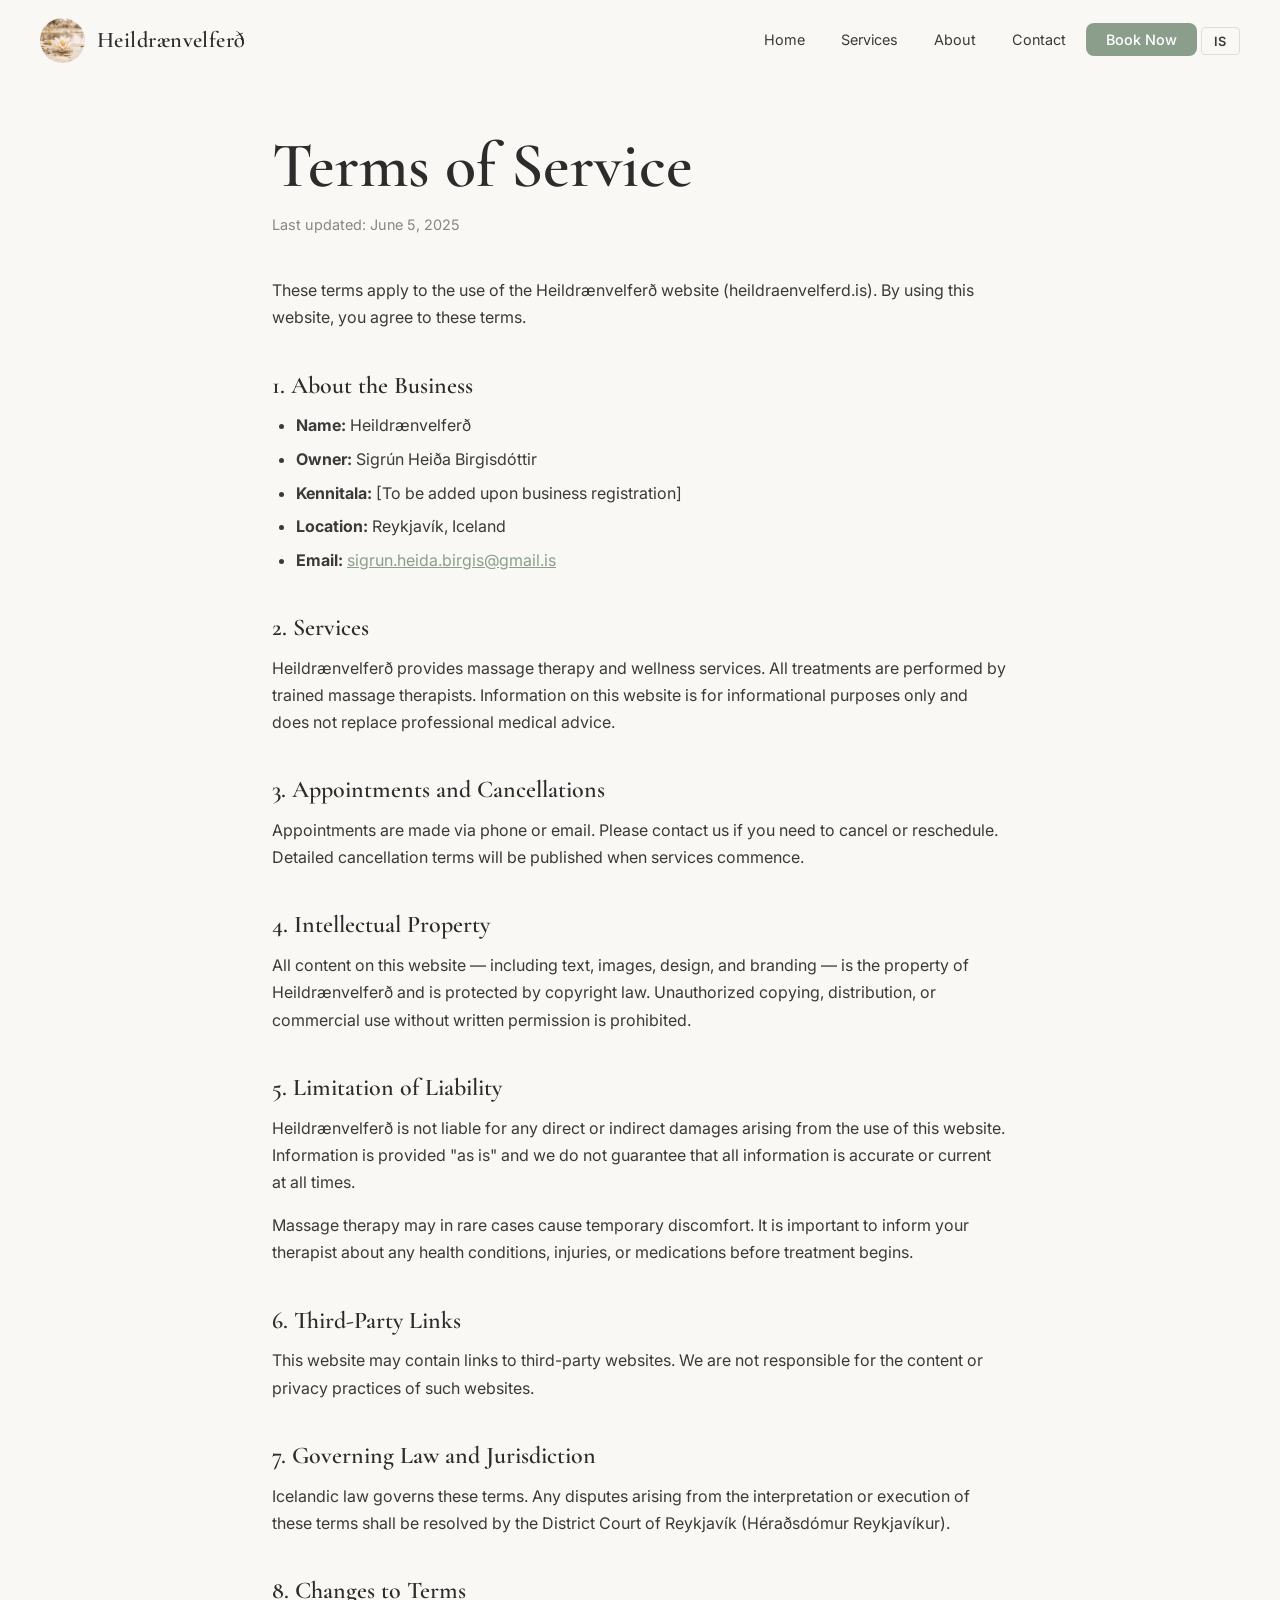
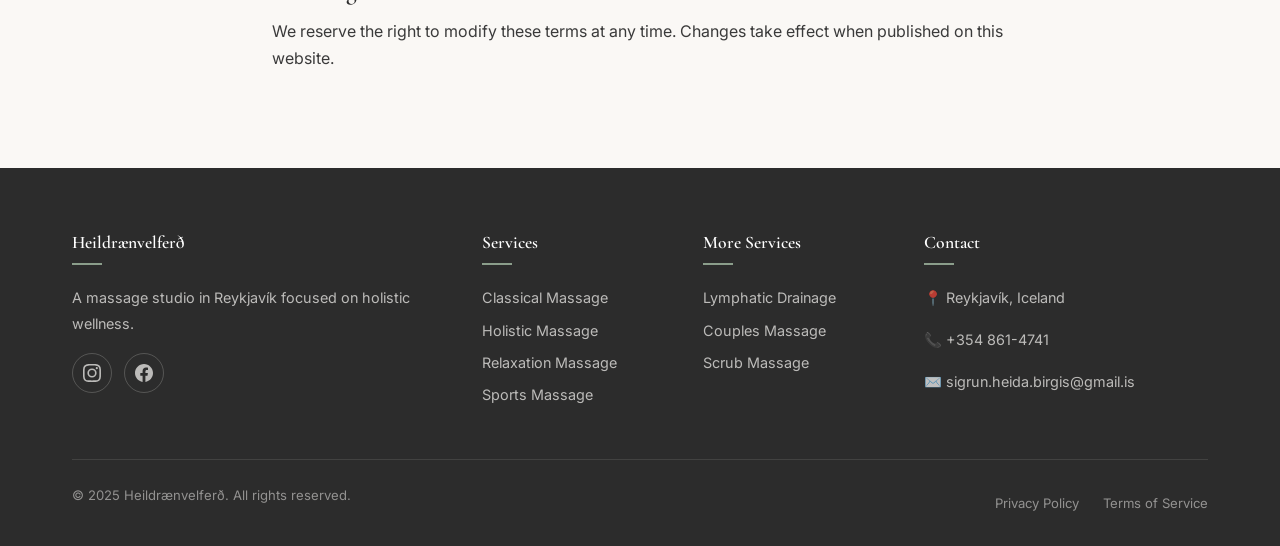
<file: en/terms.html>
<!DOCTYPE html>
<html lang="en">
<head>
  <meta charset="UTF-8">
  <meta name="viewport" content="width=device-width, initial-scale=1.0">
  <title>Terms of Service — Heildrænvelferð</title>
  <meta name="description" content="Terms of service and conditions of use for the Heildrænvelferð website.">
  <link rel="canonical" href="https://yellowboy342.github.io/Heildraenvelferd/en/terms.html">
  <link rel="icon" type="image/webp" href="../1000034608.webp">
  <link rel="stylesheet" href="../css/style.css">
</head>
<body>
  <a href="#main-content" class="skip-link">Skip to content</a>
  <div class="nav-overlay" aria-hidden="true"></div>
  <header class="site-header" role="banner">
    <div class="header-inner">
      <a href="index.html" class="logo"><img src="../1000034608.webp" alt="Heildrænvelferð" width="45" height="45" style="border-radius:50%;"><span class="logo-text">Heildrænvelferð</span></a>
      <nav aria-label="Main navigation">
        <ul class="nav-links">
          <li><a href="index.html">Home</a></li>
          <li><a href="services.html">Services</a></li>
          <li><a href="about.html">About</a></li>
          <li><a href="index.html#contact">Contact</a></li>
          <li class="nav-cta"><a href="index.html#contact">Book Now</a></li>
          <li class="lang-switch"><a href="../skilmalar.html">IS</a></li>
        </ul>
      </nav>
      <button class="hamburger" aria-label="Open menu" aria-expanded="false"><span></span><span></span><span></span></button>
    </div>
  </header>

  <main id="main-content" class="legal-page section">
    <div class="container legal-content">
      <h1>Terms of Service</h1>
      <p class="last-updated">Last updated: June 5, 2025</p>

      <p>These terms apply to the use of the Heildrænvelferð website (heildraenvelferd.is). By using this website, you agree to these terms.</p>

      <h2>1. About the Business</h2>
      <ul>
        <li><strong>Name:</strong> Heildrænvelferð</li>
        <li><strong>Owner:</strong> Sigrún Heiða Birgisdóttir</li>
        <li><strong>Kennitala:</strong> [To be added upon business registration]</li>
        <li><strong>Location:</strong> Reykjavík, Iceland</li>
        <li><strong>Email:</strong> <a href="mailto:sigrun.heida.birgis@gmail.is">sigrun.heida.birgis@gmail.is</a></li>
      </ul>

      <h2>2. Services</h2>
      <p>Heildrænvelferð provides massage therapy and wellness services. All treatments are performed by trained massage therapists. Information on this website is for informational purposes only and does not replace professional medical advice.</p>

      <h2>3. Appointments and Cancellations</h2>
      <p>Appointments are made via phone or email. Please contact us if you need to cancel or reschedule. Detailed cancellation terms will be published when services commence.</p>

      <h2>4. Intellectual Property</h2>
      <p>All content on this website — including text, images, design, and branding — is the property of Heildrænvelferð and is protected by copyright law. Unauthorized copying, distribution, or commercial use without written permission is prohibited.</p>

      <h2>5. Limitation of Liability</h2>
      <p>Heildrænvelferð is not liable for any direct or indirect damages arising from the use of this website. Information is provided "as is" and we do not guarantee that all information is accurate or current at all times.</p>
      <p>Massage therapy may in rare cases cause temporary discomfort. It is important to inform your therapist about any health conditions, injuries, or medications before treatment begins.</p>

      <h2>6. Third-Party Links</h2>
      <p>This website may contain links to third-party websites. We are not responsible for the content or privacy practices of such websites.</p>

      <h2>7. Governing Law and Jurisdiction</h2>
      <p>Icelandic law governs these terms. Any disputes arising from the interpretation or execution of these terms shall be resolved by the District Court of Reykjavík (Héraðsdómur Reykjavíkur).</p>

      <h2>8. Changes to Terms</h2>
      <p>We reserve the right to modify these terms at any time. Changes take effect when published on this website.</p>
    </div>
  </main>

  <footer class="site-footer" role="contentinfo">
    <div class="container">
      <div class="footer-grid">
        <div class="footer-col"><h4>Heildrænvelferð</h4><p>A massage studio in Reykjavík focused on holistic wellness.</p>
          <div class="footer-social"><a href="https://www.instagram.com/heilsusetur_siddiar" target="_blank" rel="noopener noreferrer" aria-label="Instagram"><svg width="18" height="18" viewBox="0 0 24 24" fill="currentColor"><path d="M12 2.163c3.204 0 3.584.012 4.85.07 3.252.148 4.771 1.691 4.919 4.919.058 1.265.069 1.645.069 4.849 0 3.205-.012 3.584-.069 4.849-.149 3.225-1.664 4.771-4.919 4.919-1.266.058-1.644.07-4.85.07-3.204 0-3.584-.012-4.849-.07-3.26-.149-4.771-1.699-4.919-4.92-.058-1.265-.07-1.644-.07-4.849 0-3.204.013-3.583.07-4.849.149-3.227 1.664-4.771 4.919-4.919 1.266-.057 1.645-.069 4.849-.069zM12 0C8.741 0 8.333.014 7.053.072 2.695.272.273 2.69.073 7.052.014 8.333 0 8.741 0 12c0 3.259.014 3.668.072 4.948.2 4.358 2.618 6.78 6.98 6.98C8.333 23.986 8.741 24 12 24c3.259 0 3.668-.014 4.948-.072 4.354-.2 6.782-2.618 6.979-6.98.059-1.28.073-1.689.073-4.948 0-3.259-.014-3.667-.072-4.947-.196-4.354-2.617-6.78-6.979-6.98C15.668.014 15.259 0 12 0zm0 5.838a6.162 6.162 0 100 12.324 6.162 6.162 0 000-12.324zM12 16a4 4 0 110-8 4 4 0 010 8zm6.406-11.845a1.44 1.44 0 100 2.881 1.44 1.44 0 000-2.881z"/></svg></a><a href="https://www.facebook.com/profile.php?id=100082709563496" target="_blank" rel="noopener noreferrer" aria-label="Facebook"><svg width="18" height="18" viewBox="0 0 24 24" fill="currentColor"><path d="M24 12.073c0-6.627-5.373-12-12-12s-12 5.373-12 12c0 5.99 4.388 10.954 10.125 11.854v-8.385H7.078v-3.47h3.047V9.43c0-3.007 1.792-4.669 4.533-4.669 1.312 0 2.686.235 2.686.235v2.953H15.83c-1.491 0-1.956.925-1.956 1.874v2.25h3.328l-.532 3.47h-2.796v8.385C19.612 23.027 24 18.062 24 12.073z"/></svg></a></div>
        </div>
        <div class="footer-col"><h4>Services</h4><div class="footer-links"><a href="services.html#classical-massage">Classical Massage</a><a href="services.html#holistic-massage">Holistic Massage</a><a href="services.html#relaxation-massage">Relaxation Massage</a><a href="services.html#sports-massage">Sports Massage</a></div></div>
        <div class="footer-col"><h4>More Services</h4><div class="footer-links"><a href="services.html#lymphatic-drainage">Lymphatic Drainage</a><a href="services.html#couples-massage">Couples Massage</a><a href="services.html#scrub-massage">Scrub Massage</a></div></div>
        <div class="footer-col"><h4>Contact</h4><p>📍 Reykjavík, Iceland</p><p>📞 <a href="tel:+3548614741">+354 861-4741</a></p><p>✉️ <a href="mailto:sigrun.heida.birgis@gmail.is">sigrun.heida.birgis@gmail.is</a></p></div>
      </div>
      <div class="footer-bottom"><p>&copy; 2025 Heildrænvelferð. All rights reserved.</p><div class="footer-legal"><a href="privacy-policy.html">Privacy Policy</a><a href="terms.html">Terms of Service</a></div></div>
    </div>
  </footer>
  <script src="../js/main.js"></script>
</body>
</html>
</file>
<file: css/style.css>
/* ========================================
   Heildrænvelferð — Design System
   ======================================== */

/* --- Google Fonts --- */
@import url('https://fonts.googleapis.com/css2?family=Cormorant+Garamond:ital,wght@0,400;0,500;0,600;0,700;1,400;1,500&family=Inter:wght@300;400;500;600&display=swap');

/* --- Design Tokens --- */
:root {
  --bg-primary: #FAF8F5;
  --bg-secondary: #F0EDE8;
  --bg-dark: #2C2C2C;
  --bg-dark-lighter: #3A3A3A;
  --text-primary: #3A3A3A;
  --text-heading: #2C2C2C;
  --text-light: #8A8580;
  --text-white: #FAF8F5;
  --accent: #8B9E8B;
  --accent-hover: #6B7E6B;
  --accent-soft: #D4DDD4;
  --border: #E0DCD7;
  --shadow: rgba(0,0,0,0.08);
  --shadow-md: rgba(0,0,0,0.12);
  --font-heading: 'Cormorant Garamond', Georgia, serif;
  --font-body: 'Inter', -apple-system, sans-serif;
  --max-width: 1200px;
  --header-height: 80px;
  --radius: 8px;
  --transition: 0.3s ease;
}

/* --- Reset --- */
*, *::before, *::after { box-sizing: border-box; margin: 0; padding: 0; }
html { scroll-behavior: smooth; font-size: 16px; }
body {
  font-family: var(--font-body);
  color: var(--text-primary);
  background: var(--bg-primary);
  line-height: 1.7;
  -webkit-font-smoothing: antialiased;
}
img { max-width: 100%; height: auto; display: block; }
a { color: var(--accent); text-decoration: none; transition: color var(--transition); }
a:hover { color: var(--accent-hover); }
ul { list-style: none; }
button { cursor: pointer; border: none; background: none; font-family: inherit; }

/* --- Accessibility --- */
.skip-link {
  position: absolute; top: -100%; left: 50%; transform: translateX(-50%);
  background: var(--accent); color: #fff; padding: 0.75rem 1.5rem;
  border-radius: 0 0 var(--radius) var(--radius); z-index: 10000;
  font-weight: 500; transition: top var(--transition);
}
.skip-link:focus { top: 0; }
*:focus-visible {
  outline: 3px solid var(--accent);
  outline-offset: 3px;
  border-radius: 2px;
}

/* --- Typography --- */
h1, h2, h3, h4, h5, h6 {
  font-family: var(--font-heading);
  color: var(--text-heading);
  line-height: 1.2;
  font-weight: 600;
}
h1 { font-size: clamp(2.5rem, 5vw, 4rem); }
h2 { font-size: clamp(2rem, 4vw, 3rem); margin-bottom: 1rem; }
h3 { font-size: clamp(1.5rem, 3vw, 2rem); }
h4 { font-size: clamp(1.25rem, 2.5vw, 1.6rem); margin-bottom: 0.75rem; }
p { margin-bottom: 1rem; }
.section-subtitle {
  font-family: var(--font-body);
  color: var(--text-light);
  font-size: 1.1rem;
  font-weight: 300;
  letter-spacing: 0.02em;
}

/* --- Layout --- */
.container { max-width: var(--max-width); margin: 0 auto; padding: 0 2rem; }
.section { padding: 5rem 0; }
.section--alt { background: var(--bg-secondary); }
.text-center { text-align: center; }

/* --- Buttons --- */
.btn {
  display: inline-block;
  padding: 0.9rem 2.2rem;
  border-radius: var(--radius);
  font-weight: 500;
  font-size: 0.95rem;
  letter-spacing: 0.03em;
  transition: all var(--transition);
  text-transform: uppercase;
}
.btn--primary {
  background: var(--accent);
  color: #fff;
  box-shadow: 0 2px 8px rgba(139,158,139,0.3);
}
.btn--primary:hover {
  background: var(--accent-hover);
  color: #fff;
  transform: translateY(-2px);
  box-shadow: 0 4px 16px rgba(139,158,139,0.4);
}
.btn--outline {
  border: 2px solid var(--accent);
  color: var(--accent);
}
.btn--outline:hover {
  background: var(--accent);
  color: #fff;
  transform: translateY(-2px);
}

/* ========================================
   HEADER & NAVIGATION
   ======================================== */
.site-header {
  position: fixed; top: 0; left: 0; right: 0;
  z-index: 1000;
  padding: 0 2rem;
  height: var(--header-height);
  display: flex; align-items: center;
  background: rgba(250,248,245,0.85);
  backdrop-filter: blur(12px);
  -webkit-backdrop-filter: blur(12px);
  transition: all var(--transition);
}
.site-header.scrolled {
  background: rgba(250,248,245,0.97);
  box-shadow: 0 1px 20px var(--shadow);
  height: 70px;
}
.header-inner {
  max-width: var(--max-width);
  margin: 0 auto; width: 100%;
  display: flex; align-items: center; justify-content: space-between;
}
.logo { display: flex; align-items: center; gap: 0.75rem; }
.logo img { height: 45px; width: auto; }
.logo-text {
  font-family: var(--font-heading);
  font-size: 1.4rem;
  font-weight: 600;
  color: var(--text-heading);
  letter-spacing: 0.02em;
}

/* Nav Links */
.nav-links {
  display: flex; align-items: center; gap: 0.25rem;
}
.nav-links a, .dropdown-toggle {
  padding: 0.5rem 1rem;
  font-size: 0.9rem;
  font-weight: 400;
  color: var(--text-primary);
  border-radius: var(--radius);
  transition: all var(--transition);
  white-space: nowrap;
}
.nav-links a:hover, .dropdown-toggle:hover {
  color: var(--accent);
  background: var(--accent-soft);
}
.nav-links .nav-cta a {
  background: var(--accent);
  color: #fff;
  padding: 0.5rem 1.25rem;
  font-weight: 500;
}
.nav-links .nav-cta a:hover {
  background: var(--accent-hover);
  color: #fff;
}
.lang-switch a {
  font-size: 0.8rem;
  font-weight: 600;
  letter-spacing: 0.05em;
  text-transform: uppercase;
  border: 1px solid var(--border);
  padding: 0.35rem 0.75rem !important;
  border-radius: 4px;
}

/* Dropdown */
.has-dropdown { position: relative; }
.dropdown-toggle {
  display: flex; align-items: center; gap: 0.3rem; cursor: pointer;
}
.dropdown-toggle::after {
  content: '▾'; font-size: 0.7rem; transition: transform var(--transition);
}
.dropdown-menu {
  position: absolute; top: 100%; left: 0;
  background: #fff;
  border-radius: var(--radius);
  box-shadow: 0 8px 30px var(--shadow-md);
  min-width: 220px;
  padding: 0.5rem 0;
  opacity: 0; visibility: hidden;
  transform: translateY(8px);
  transition: all var(--transition);
}
.has-dropdown:hover .dropdown-menu,
.has-dropdown.open .dropdown-menu {
  opacity: 1; visibility: visible; transform: translateY(0);
}
.dropdown-menu a {
  display: block; padding: 0.6rem 1.25rem; font-size: 0.88rem;
}
.dropdown-menu a:hover { background: var(--bg-secondary); }

/* Hamburger */
.hamburger {
  display: none;
  flex-direction: column; gap: 5px;
  padding: 0.5rem;
}
.hamburger span {
  display: block; width: 24px; height: 2px;
  background: var(--text-heading);
  transition: all var(--transition);
  border-radius: 2px;
}
.hamburger.active span:nth-child(1) { transform: rotate(45deg) translate(5px,5px); }
.hamburger.active span:nth-child(2) { opacity: 0; }
.hamburger.active span:nth-child(3) { transform: rotate(-45deg) translate(5px,-5px); }

.nav-overlay {
  display: none; position: fixed; inset: 0;
  background: rgba(0,0,0,0.4); z-index: 998;
}
.nav-overlay.active { display: block; }

/* ========================================
   HERO SECTION
   ======================================== */
.hero {
  position: relative;
  min-height: 85vh;
  display: flex; align-items: center; justify-content: center;
  text-align: center;
  padding-top: var(--header-height);
  overflow: hidden;
}
.hero-bg {
  position: absolute; inset: 0;
  background-size: cover; background-position: center;
  filter: brightness(0.55);
}
.hero-content {
  position: relative; z-index: 2;
  max-width: 700px; padding: 2rem;
}
.hero h1 { color: #fff; margin-bottom: 1rem; text-shadow: 0 2px 20px rgba(0,0,0,0.3); }
.hero .section-subtitle { color: rgba(255,255,255,0.85); margin-bottom: 2rem; font-size: 1.2rem; }
.hero .btn { font-size: 1rem; }
.hero-divider {
  width: 60px; height: 2px;
  background: var(--accent-soft);
  margin: 1.5rem auto;
}

/* ========================================
   SERVICES PREVIEW (Homepage Grid)
   ======================================== */
.services-grid {
  display: grid;
  grid-template-columns: repeat(auto-fit, minmax(280px, 1fr));
  gap: 2rem;
  margin-top: 3rem;
}
.service-card {
  background: #fff;
  border-radius: var(--radius);
  overflow: hidden;
  box-shadow: 0 2px 15px var(--shadow);
  transition: all var(--transition);
}
.service-card:hover {
  transform: translateY(-6px);
  box-shadow: 0 8px 30px var(--shadow-md);
}
.service-card-img {
  height: 220px;
  background-size: cover; background-position: center;
  position: relative;
}
.service-card-img::after {
  content: '';
  position: absolute; inset: 0;
  background: linear-gradient(to bottom, transparent 60%, rgba(0,0,0,0.15));
}
.service-card-body { padding: 1.5rem; }
.service-card h4 { font-size: 1.3rem; }
.service-card p { color: var(--text-light); font-size: 0.9rem; margin-bottom: 1rem; }
.service-card .card-link {
  font-weight: 500; font-size: 0.88rem;
  display: inline-flex; align-items: center; gap: 0.3rem;
}
.service-card .card-link::after { content: '→'; transition: transform var(--transition); }
.service-card:hover .card-link::after { transform: translateX(4px); }

/* ========================================
   ALTERNATING SERVICE BLOCKS (Services Page)
   ======================================== */
.service-block {
  display: grid;
  grid-template-columns: 1fr 1fr;
  gap: 3rem;
  align-items: center;
  padding: 3rem 0;
}
.service-block:nth-child(even) .service-block-img { order: -1; }
.service-block-img img {
  width: 100%;
  aspect-ratio: 1/1;
  object-fit: cover;
  border-radius: var(--radius);
  box-shadow: 0 4px 20px var(--shadow);
}
.service-block-text h4 { color: var(--accent-hover); margin-bottom: 1rem; }
.service-block-text p { color: var(--text-primary); line-height: 1.8; }

/* Tips Blocks */
.tips-block {
  background: var(--accent-soft);
  border-radius: var(--radius);
  padding: 2.5rem;
  margin: 2rem 0;
}
.tips-block h4 { color: var(--accent-hover); margin-bottom: 1rem; }
.tips-block ul { padding-left: 1.5rem; }
.tips-block li {
  list-style: disc;
  margin-bottom: 0.5rem;
  color: var(--text-primary);
  line-height: 1.6;
}

/* ========================================
   ABOUT SECTION
   ======================================== */
.about-grid {
  display: grid;
  grid-template-columns: 1fr 1fr;
  gap: 3rem;
  align-items: center;
}
.about-text h2 { margin-bottom: 0.5rem; }
.about-text .section-subtitle { margin-bottom: 1.5rem; }
.about-img img {
  border-radius: var(--radius);
  box-shadow: 0 4px 20px var(--shadow);
  width: 100%;
  aspect-ratio: 4/5;
  object-fit: cover;
}
.credential-badge {
  display: flex; align-items: center; gap: 1.5rem;
  background: var(--bg-secondary);
  padding: 1.5rem 2rem;
  border-radius: var(--radius);
  margin-top: 2rem;
}
.credential-badge img { height: 60px; width: auto; }

/* ========================================
   CONTACT SECTION
   ======================================== */
.contact-grid {
  display: grid;
  grid-template-columns: 1fr 1fr;
  gap: 3rem;
  margin-top: 2rem;
}
.contact-info-block { display: flex; flex-direction: column; gap: 1.5rem; }
.contact-item {
  display: flex; align-items: flex-start; gap: 1rem;
}
.contact-icon {
  width: 48px; height: 48px;
  background: var(--accent-soft);
  border-radius: 50%;
  display: flex; align-items: center; justify-content: center;
  flex-shrink: 0;
  font-size: 1.2rem;
}
.contact-item h4 { font-size: 1rem; margin-bottom: 0.25rem; }
.contact-item p { margin: 0; color: var(--text-light); font-size: 0.95rem; }
.contact-item a { color: var(--accent); }
.map-placeholder {
  background: var(--bg-secondary);
  border-radius: var(--radius);
  min-height: 300px;
  display: flex; align-items: center; justify-content: center;
  color: var(--text-light);
  font-style: italic;
}

/* ========================================
   FOOTER
   ======================================== */
.site-footer {
  background: var(--bg-dark);
  color: var(--text-white);
  padding: 4rem 0 0;
}
.footer-grid {
  display: grid;
  grid-template-columns: 2fr 1fr 1fr 1.5fr;
  gap: 2rem;
}
.footer-col h4 {
  color: #fff;
  font-size: 1.1rem;
  margin-bottom: 1.25rem;
  position: relative;
  padding-bottom: 0.75rem;
}
.footer-col h4::after {
  content: '';
  position: absolute; bottom: 0; left: 0;
  width: 30px; height: 2px;
  background: var(--accent);
}
.footer-col p, .footer-col a {
  color: rgba(250,248,245,0.7);
  font-size: 0.9rem;
  line-height: 1.8;
}
.footer-col a:hover { color: var(--accent-soft); }
.footer-links { display: flex; flex-direction: column; gap: 0.4rem; }
.footer-social {
  display: flex; gap: 0.75rem; margin-top: 1rem;
}
.footer-social a {
  width: 40px; height: 40px;
  border-radius: 50%;
  border: 1px solid rgba(250,248,245,0.2);
  display: flex; align-items: center; justify-content: center;
  transition: all var(--transition);
  font-size: 1.1rem;
}
.footer-social a:hover {
  background: var(--accent);
  border-color: var(--accent);
  color: #fff;
}
.footer-bottom {
  border-top: 1px solid rgba(250,248,245,0.1);
  margin-top: 3rem;
  padding: 1.5rem 0;
  display: flex;
  justify-content: space-between;
  align-items: center;
  font-size: 0.82rem;
  color: rgba(250,248,245,0.5);
}
.footer-bottom a { color: rgba(250,248,245,0.5); }
.footer-bottom a:hover { color: var(--accent-soft); }
.footer-legal { display: flex; gap: 1.5rem; }

/* ========================================
   LEGAL PAGES
   ======================================== */
.legal-page { padding-top: calc(var(--header-height) + 3rem); }
.legal-content { max-width: 800px; margin: 0 auto; }
.legal-content h1 { margin-bottom: 0.5rem; }
.legal-content .last-updated { color: var(--text-light); margin-bottom: 2.5rem; font-size: 0.9rem; }
.legal-content h2 { font-size: 1.5rem; margin-top: 2.5rem; margin-bottom: 0.75rem; }
.legal-content h3 { font-size: 1.2rem; margin-top: 1.5rem; }
.legal-content ul { padding-left: 1.5rem; margin-bottom: 1rem; }
.legal-content li { list-style: disc; margin-bottom: 0.4rem; line-height: 1.7; }
.legal-content a { text-decoration: underline; }

/* ========================================
   404 PAGE
   ======================================== */
.page-404 {
  min-height: 100vh;
  display: flex; align-items: center; justify-content: center;
  text-align: center;
  padding-top: var(--header-height);
}
.page-404 h1 { font-size: 6rem; color: var(--accent); margin-bottom: 0.5rem; }
.page-404 p { font-size: 1.2rem; color: var(--text-light); margin-bottom: 2rem; }

/* ========================================
   ANIMATIONS
   ======================================== */
.fade-in {
  opacity: 0;
  transform: translateY(20px);
  transition: opacity 0.6s ease, transform 0.6s ease;
}
.fade-in.visible {
  opacity: 1;
  transform: translateY(0);
}
.fade-in-delay-1 { transition-delay: 0.1s; }
.fade-in-delay-2 { transition-delay: 0.2s; }
.fade-in-delay-3 { transition-delay: 0.3s; }

/* ========================================
   RESPONSIVE
   ======================================== */
@media (max-width: 1024px) {
  .footer-grid { grid-template-columns: 1fr 1fr; gap: 2rem; }
  .service-block { gap: 2rem; }
}

@media (max-width: 768px) {
  /* Mobile Nav */
  .hamburger { display: flex; z-index: 1001; }
  .nav-links {
    position: fixed; top: 0; right: -100%; width: 80%; max-width: 350px;
    height: 100vh; background: #fff;
    flex-direction: column; align-items: flex-start;
    padding: 6rem 2rem 2rem;
    gap: 0.25rem;
    transition: right var(--transition);
    box-shadow: -5px 0 30px var(--shadow-md);
    z-index: 999;
    overflow-y: auto;
  }
  .nav-links.active { right: 0; }
  .nav-links a, .dropdown-toggle { width: 100%; padding: 0.75rem 1rem; font-size: 1rem; }
  .has-dropdown .dropdown-menu {
    position: static; opacity: 1; visibility: visible;
    transform: none; box-shadow: none;
    padding-left: 1rem; min-width: auto;
    background: var(--bg-secondary); border-radius: var(--radius);
    margin: 0.25rem 0;
  }
  .nav-links .nav-cta { margin-top: 1rem; width: 100%; }
  .nav-links .nav-cta a { display: block; text-align: center; }

  /* Layout */
  .section { padding: 3rem 0; }
  .container { padding: 0 1.25rem; }
  .hero { min-height: 70vh; }
  .service-block { grid-template-columns: 1fr; gap: 1.5rem; }
  .service-block:nth-child(even) .service-block-img { order: 0; }
  .about-grid { grid-template-columns: 1fr; }
  .about-img { order: -1; }
  .contact-grid { grid-template-columns: 1fr; }
  .footer-grid { grid-template-columns: 1fr; gap: 2rem; }
  .footer-bottom { flex-direction: column; gap: 0.75rem; text-align: center; }
  .footer-legal { flex-wrap: wrap; justify-content: center; }
  .services-grid { grid-template-columns: 1fr; }
}
</file>
